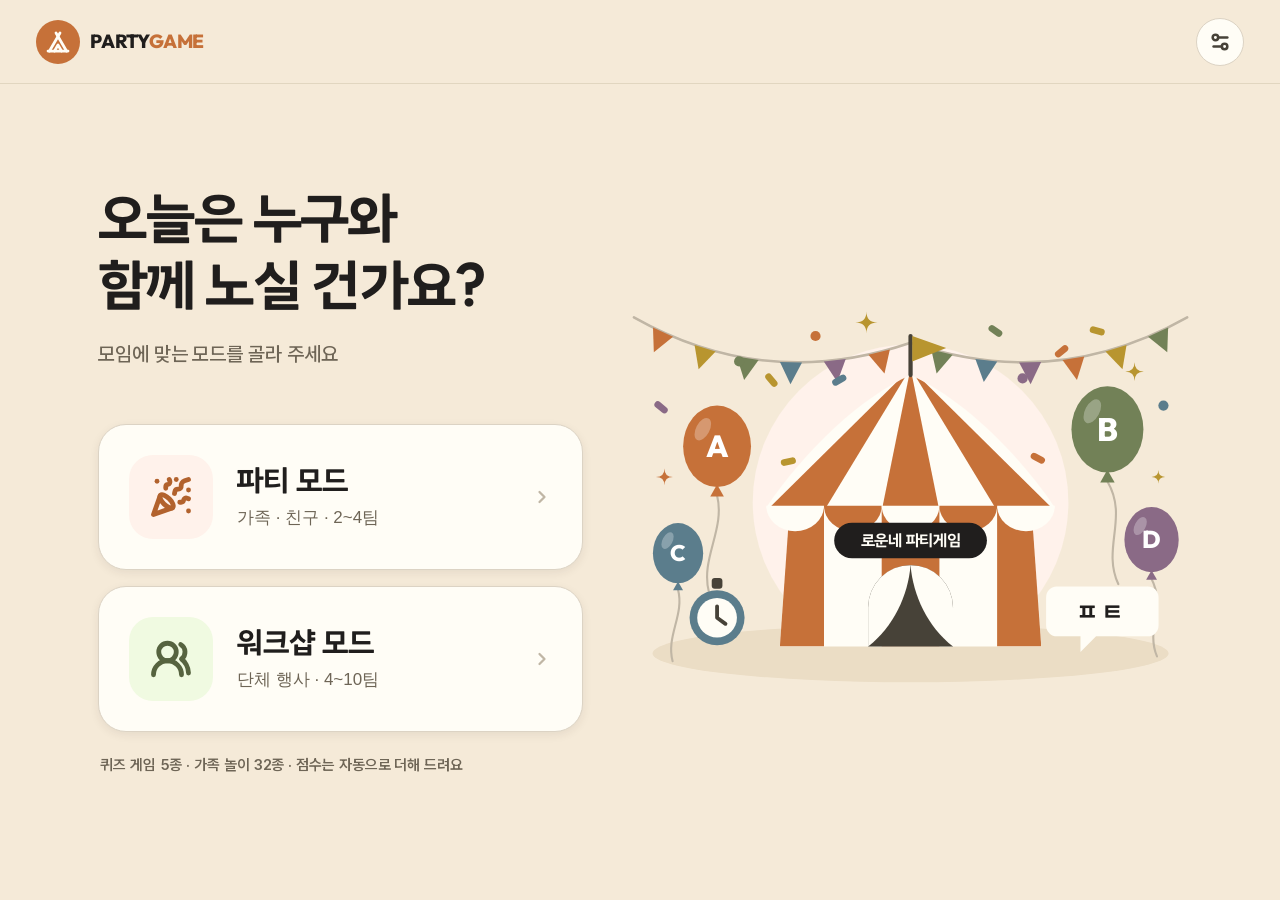
<file: index.html>
<!DOCTYPE html>
<html lang="ko">
<head>
    <meta charset="UTF-8">
    <meta name="viewport" content="width=device-width, initial-scale=1.0, viewport-fit=cover">
    <meta name="theme-color" content="#f5ead8">
    <meta name="apple-mobile-web-app-capable" content="yes">
    <meta name="apple-mobile-web-app-status-bar-style" content="black-translucent">
    <meta name="mobile-web-app-capable" content="yes">
    <meta name="description" content="로운네 파티게임 - 가족·친구·워크샵 모임에서 함께 하는 퀴즈 게임과 가족 놀이 모음">
    <link rel="manifest" href="manifest.webmanifest">
    <link rel="icon" type="image/png" sizes="192x192" href="icons/icon-192.png">
    <link rel="apple-touch-icon" href="icons/icon-180.png">

    <title>로운네 파티게임</title>

    <link rel="preload" href="fonts/LINESeedKR-Bd.woff2" as="font" type="font/woff2" crossorigin>
    <link rel="stylesheet" href="fonts/fonts.css">

    <script src="vendor/confetti.browser.js"></script>
    <script src="questions.js"></script>
    <script src="characters.js"></script>
    <script src="games-offline.js"></script>
    <script src="family-anim.js"></script>
    <script src="family-scenes.js"></script>

    <link rel="stylesheet" href="styles.css">
</head>
<body data-mode="party">

<!-- =========================================================
     SVG ICON DEFINITIONS — 통일된 라인 아이콘
     ========================================================= -->
<svg width="0" height="0" style="position:absolute" aria-hidden="true">
    <defs>
        <!-- Lucide (ISC) 단색 라인 아이콘 — stroke-width 2.75 / round / fill none -->
        <!-- tent — 로고 -->
        <symbol id="i-logo" viewBox="0 0 24 24" fill="none" stroke="currentColor" stroke-width="2.75" stroke-linecap="round" stroke-linejoin="round">
            <path d="M3.5 21 14 3"/><path d="M20.5 21 10 3"/><path d="M15.5 21 12 15l-3.5 6"/><path d="M2 21h20"/>
        </symbol>
        <!-- settings-2 — 설정 -->
        <symbol id="i-cog" viewBox="0 0 24 24" fill="none" stroke="currentColor" stroke-width="2.75" stroke-linecap="round" stroke-linejoin="round">
            <path d="M20 7h-9"/><path d="M14 17H5"/><circle cx="17" cy="17" r="3"/><circle cx="7" cy="7" r="3"/>
        </symbol>
        <!-- arrow-left — 뒤로 -->
        <symbol id="i-back" viewBox="0 0 24 24" fill="none" stroke="currentColor" stroke-width="2.75" stroke-linecap="round" stroke-linejoin="round">
            <path d="m12 19-7-7 7-7"/><path d="M19 12H5"/>
        </symbol>
        <!-- trophy — 점수 관리 -->
        <symbol id="i-trophy" viewBox="0 0 24 24" fill="none" stroke="currentColor" stroke-width="2.75" stroke-linecap="round" stroke-linejoin="round">
            <path d="M6 9H4.5a2.5 2.5 0 0 1 0-5H6"/><path d="M18 9h1.5a2.5 2.5 0 0 0 0-5H18"/><path d="M4 22h16"/>
            <path d="M10 14.66V17c0 .55-.47.98-.97 1.21C7.85 18.75 7 20.24 7 22"/>
            <path d="M14 14.66V17c0 .55.47.98.97 1.21C16.15 18.75 17 20.24 17 22"/><path d="M18 2H6v7a6 6 0 0 0 12 0V2Z"/>
        </symbol>
        <!-- users — 팀 설정 / 워크샵 모드 -->
        <symbol id="i-users" viewBox="0 0 24 24" fill="none" stroke="currentColor" stroke-width="2.75" stroke-linecap="round" stroke-linejoin="round">
            <path d="M18 21a8 8 0 0 0-16 0"/><circle cx="10" cy="8" r="5"/><path d="M22 20c0-3.37-2-6.5-4-8a5 5 0 0 0-.45-8.3"/>
        </symbol>
        <!-- house — 처음으로 -->
        <symbol id="i-home" viewBox="0 0 24 24" fill="none" stroke="currentColor" stroke-width="2.75" stroke-linecap="round" stroke-linejoin="round">
            <path d="M15 21v-8a1 1 0 0 0-1-1h-4a1 1 0 0 0-1 1v8"/>
            <path d="M3 10a2 2 0 0 1 .709-1.528l7-5.999a2 2 0 0 1 2.582 0l7 5.999A2 2 0 0 1 21 10v9a2 2 0 0 1-2 2H5a2 2 0 0 1-2-2z"/>
        </symbol>
        <!-- target — 배점 -->
        <symbol id="i-target" viewBox="0 0 24 24" fill="none" stroke="currentColor" stroke-width="2.75" stroke-linecap="round" stroke-linejoin="round">
            <circle cx="12" cy="12" r="10"/><circle cx="12" cy="12" r="6"/><circle cx="12" cy="12" r="2"/>
        </symbol>
        <!-- lightbulb — 힌트 -->
        <symbol id="i-bulb" viewBox="0 0 24 24" fill="none" stroke="currentColor" stroke-width="2.75" stroke-linecap="round" stroke-linejoin="round">
            <path d="M15 14c.2-1 .7-1.7 1.5-2.5 1-.9 1.5-2.2 1.5-3.5A6 6 0 0 0 6 8c0 1 .2 2.2 1.5 3.5.7.7 1.3 1.5 1.5 2.5"/>
            <path d="M9 18h6"/><path d="M10 22h4"/>
        </symbol>
        <!-- dices — 개별 다시 뽑기 -->
        <symbol id="i-dice" viewBox="0 0 24 24" fill="none" stroke="currentColor" stroke-width="2.75" stroke-linecap="round" stroke-linejoin="round">
            <rect x="3" y="3" width="18" height="18" rx="4"/>
            <circle cx="8" cy="8" r="1"/><circle cx="16" cy="8" r="1"/><circle cx="12" cy="12" r="1"/>
            <circle cx="8" cy="16" r="1"/><circle cx="16" cy="16" r="1"/>
        </symbol>
        <!-- refresh-cw — 전체 다시 뽑기 -->
        <symbol id="i-refresh" viewBox="0 0 24 24" fill="none" stroke="currentColor" stroke-width="2.75" stroke-linecap="round" stroke-linejoin="round">
            <path d="M21 2v6h-6"/><path d="M3 12a9 9 0 0 1 15-6.7L21 8"/><path d="M3 22v-6h6"/><path d="M21 12a9 9 0 0 1-15 6.7L3 16"/>
        </symbol>
        <!-- chevron 세트 -->
        <symbol id="i-chevron-right" viewBox="0 0 24 24" fill="none" stroke="currentColor" stroke-width="2.75" stroke-linecap="round" stroke-linejoin="round">
            <path d="m9 18 6-6-6-6"/>
        </symbol>
        <symbol id="i-chevron-down" viewBox="0 0 24 24" fill="none" stroke="currentColor" stroke-width="2.75" stroke-linecap="round" stroke-linejoin="round">
            <path d="m6 9 6 6 6-6"/>
        </symbol>
        <symbol id="i-chevron-up" viewBox="0 0 24 24" fill="none" stroke="currentColor" stroke-width="2.75" stroke-linecap="round" stroke-linejoin="round">
            <path d="m18 15-6-6-6 6"/>
        </symbol>
        <!-- check — 성공 -->
        <symbol id="i-check" viewBox="0 0 24 24" fill="none" stroke="currentColor" stroke-width="3" stroke-linecap="round" stroke-linejoin="round">
            <path d="M20 6 9 17l-5-5"/>
        </symbol>
        <!-- chevrons-right — 패스 -->
        <symbol id="i-pass" viewBox="0 0 24 24" fill="none" stroke="currentColor" stroke-width="2.75" stroke-linecap="round" stroke-linejoin="round">
            <path d="m9 18 6-6-6-6"/><path d="m15 18 6-6-6-6"/>
        </symbol>
        <!-- pause — 정지 -->
        <symbol id="i-pause" viewBox="0 0 24 24" fill="none" stroke="currentColor" stroke-width="2.75" stroke-linecap="round" stroke-linejoin="round">
            <rect width="4" height="16" x="6" y="4" rx="1"/><rect width="4" height="16" x="14" y="4" rx="1"/>
        </symbol>
        <!-- clock — 시간 초과 -->
        <symbol id="i-clock" viewBox="0 0 24 24" fill="none" stroke="currentColor" stroke-width="2.75" stroke-linecap="round" stroke-linejoin="round">
            <circle cx="12" cy="12" r="10"/><path d="M12 6v6l4 2"/>
        </symbol>
        <!-- crown — 최종 결과 -->
        <symbol id="i-crown" viewBox="0 0 24 24" fill="none" stroke="currentColor" stroke-width="2.75" stroke-linecap="round" stroke-linejoin="round">
            <path d="M11.562 3.266a.5.5 0 0 1 .876 0L15.39 8.87a1 1 0 0 0 1.516.294L21.183 5.5a.5.5 0 0 1 .798.519l-2.834 10.246a1 1 0 0 1-.956.734H5.81a1 1 0 0 1-.957-.734L2.02 6.02a.5.5 0 0 1 .798-.519l4.276 3.664a1 1 0 0 0 1.516-.294z"/><path d="M5 21h14"/>
        </symbol>
        <!-- 가족 놀이 종류 아이콘 (같은 선 굵기로 직접 그림) -->
        <symbol id="i-off-hand" viewBox="0 0 24 24" fill="none" stroke="currentColor" stroke-width="2.75" stroke-linecap="round" stroke-linejoin="round">
            <path d="M6 4h12l-1.5 14.2a2 2 0 0 1-2 1.8H9.5a2 2 0 0 1-2-1.8z"/><path d="M6.6 9.5h10.8"/>
        </symbol>
        <symbol id="i-off-tissue" viewBox="0 0 24 24" fill="none" stroke="currentColor" stroke-width="2.75" stroke-linecap="round" stroke-linejoin="round">
            <path d="M3.5 11.5h17v7.5a1.5 1.5 0 0 1-1.5 1.5H5A1.5 1.5 0 0 1 3.5 19z"/><path d="M9 15.5h6"/><path d="M8.2 11.5C7.8 7.6 9.6 4.6 12.3 2.5c.9 2.3 3.4 3.3 3.7 6c.1 1.1-.1 2.1-.5 3"/>
        </symbol>
        <symbol id="i-off-chat" viewBox="0 0 24 24" fill="none" stroke="currentColor" stroke-width="2.75" stroke-linecap="round" stroke-linejoin="round">
            <path d="M7.9 20A9 9 0 1 0 4 16.1L2 22Z"/><path d="M8 12h.01"/><path d="M12 12h.01"/><path d="M16 12h.01"/>
        </symbol>
        <!-- play — 재생 -->
        <symbol id="i-play" viewBox="0 0 24 24" fill="none" stroke="currentColor" stroke-width="2.75" stroke-linecap="round" stroke-linejoin="round">
            <path d="M6 4.5v15a1 1 0 0 0 1.5.86l12-7.5a1 1 0 0 0 0-1.72l-12-7.5A1 1 0 0 0 6 4.5z"/>
        </symbol>
        <!-- undo-2 — 되돌리기 -->
        <symbol id="i-undo" viewBox="0 0 24 24" fill="none" stroke="currentColor" stroke-width="2.75" stroke-linecap="round" stroke-linejoin="round">
            <path d="M9 14 4 9l5-5"/><path d="M4 9h10.5a5.5 5.5 0 0 1 5.5 5.5a5.5 5.5 0 0 1-5.5 5.5H11"/>
        </symbol>
        <!-- music — 배경음악 -->
        <symbol id="i-music" viewBox="0 0 24 24" fill="none" stroke="currentColor" stroke-width="2.75" stroke-linecap="round" stroke-linejoin="round">
            <path d="M9 18V5l12-2v13"/><circle cx="6" cy="18" r="3"/><circle cx="18" cy="16" r="3"/>
        </symbol>
        <!-- volume-2 — 효과음 -->
        <symbol id="i-volume" viewBox="0 0 24 24" fill="none" stroke="currentColor" stroke-width="2.75" stroke-linecap="round" stroke-linejoin="round">
            <path d="M11 4.702a.705.705 0 0 0-1.203-.498L6.413 7.587A1.4 1.4 0 0 1 5.416 8H3a1 1 0 0 0-1 1v6a1 1 0 0 0 1 1h2.416a1.4 1.4 0 0 1 .997.413l3.383 3.384A.705.705 0 0 0 11 19.298z"/><path d="M16 9a5 5 0 0 1 0 6"/><path d="M19.364 18.364a9 9 0 0 0 0-12.728"/>
        </symbol>
        <!-- tv — TV 출력 모드 -->
        <symbol id="i-tv" viewBox="0 0 24 24" fill="none" stroke="currentColor" stroke-width="2.75" stroke-linecap="round" stroke-linejoin="round">
            <rect width="20" height="15" x="2" y="7" rx="2" ry="2"/><polyline points="17 2 12 7 7 2"/>
        </symbol>

        <!-- =========== 모드 / 게임 아이콘 =========== -->
        <!-- party-popper — 파티 모드 -->
        <symbol id="i-mode-party" viewBox="0 0 24 24" fill="none" stroke="currentColor" stroke-width="2.75" stroke-linecap="round" stroke-linejoin="round">
            <path d="M5.8 11.3 2 22l10.7-3.79"/><path d="M4 3h.01"/><path d="M22 8h.01"/><path d="M15 2h.01"/><path d="M22 20h.01"/>
            <path d="m22 2-2.24.75a2.9 2.9 0 0 0-1.96 3.12c.1.86-.57 1.63-1.45 1.63h-.38c-.86 0-1.6.6-1.76 1.44L14 10"/>
            <path d="m22 13-.82-.33c-.86-.34-1.82.2-1.98 1.11-.11.7-.72 1.22-1.43 1.22H17"/>
            <path d="m11 2 .33.82c.34.86-.2 1.82-1.11 1.98C9.52 4.9 9 5.52 9 6.23V7"/>
            <path d="M11 13c1.93 1.93 2.83 4.17 2 5-.83.83-3.07-.07-5-2-1.93-1.93-2.83-4.17-2-5 .83-.83 3.07.07 5 2Z"/>
        </symbol>
        <!-- users — 워크샵 모드 -->
        <symbol id="i-mode-workshop" viewBox="0 0 24 24" fill="none" stroke="currentColor" stroke-width="2.75" stroke-linecap="round" stroke-linejoin="round">
            <path d="M18 21a8 8 0 0 0-16 0"/><circle cx="10" cy="8" r="5"/><path d="M22 20c0-3.37-2-6.5-4-8a5 5 0 0 0-.45-8.3"/>
        </symbol>
        <!-- zap — 스피드 게임 -->
        <symbol id="i-game-speed" viewBox="0 0 24 24" fill="none" stroke="currentColor" stroke-width="2.75" stroke-linecap="round" stroke-linejoin="round">
            <path d="M4 14a1 1 0 0 1-.78-1.63l9.9-10.2a.5.5 0 0 1 .86.46l-1.92 6.02A1 1 0 0 0 13 10h7a1 1 0 0 1 .78 1.63l-9.9 10.2a.5.5 0 0 1-.86-.46l1.92-6.02A1 1 0 0 0 11 14z"/>
        </symbol>
        <!-- person-standing — 몸으로 말해요 -->
        <symbol id="i-game-body" viewBox="0 0 24 24" fill="none" stroke="currentColor" stroke-width="2.75" stroke-linecap="round" stroke-linejoin="round">
            <circle cx="12" cy="5" r="1"/><path d="m9 20 3-6 3 6"/><path d="m6 8 6 2 6-2"/><path d="M12 10v4"/>
        </symbol>
        <!-- languages — 초성 퀴즈 -->
        <symbol id="i-game-chosung" viewBox="0 0 24 24" fill="none" stroke="currentColor" stroke-width="2.75" stroke-linecap="round" stroke-linejoin="round">
            <path d="m5 8 6 6"/><path d="m4 14 6-6 2-3"/><path d="M2 5h12"/><path d="M7 2h1"/><path d="m22 22-5-10-5 10"/><path d="M14 18h6"/>
        </symbol>
        <!-- messages-square — 이어서 말해요 -->
        <symbol id="i-game-relay" viewBox="0 0 24 24" fill="none" stroke="currentColor" stroke-width="2.75" stroke-linecap="round" stroke-linejoin="round">
            <path d="M14 9a2 2 0 0 1-2 2H6l-4 4V4a2 2 0 0 1 2-2h8a2 2 0 0 1 2 2z"/>
            <path d="M18 9h2a2 2 0 0 1 2 2v11l-4-4h-6a2 2 0 0 1-2-2v-1"/>
        </symbol>
        <!-- layout-grid — 네 글자 퀴즈 -->
        <symbol id="i-game-fourletter" viewBox="0 0 24 24" fill="none" stroke="currentColor" stroke-width="2.75" stroke-linecap="round" stroke-linejoin="round">
            <rect width="7" height="7" x="3" y="3" rx="2"/><rect width="7" height="7" x="14" y="3" rx="2"/>
            <rect width="7" height="7" x="14" y="14" rx="2"/><rect width="7" height="7" x="3" y="14" rx="2"/>
        </symbol>
        <!-- dices — 이어서 말해요 추첨 휠 -->
        <symbol id="i-pick-big" viewBox="0 0 24 24" fill="none" stroke="currentColor" stroke-width="2.4" stroke-linecap="round" stroke-linejoin="round">
            <rect x="3" y="3" width="18" height="18" rx="4"/>
            <circle cx="8" cy="8" r="1"/><circle cx="16" cy="8" r="1"/><circle cx="12" cy="12" r="1"/>
            <circle cx="8" cy="16" r="1"/><circle cx="16" cy="16" r="1"/>
        </symbol>
    </defs>
</svg>

<!-- =========================================================
     APP ROOT
     ========================================================= -->
<div class="app-root">

    <!-- HEADER -->
    <header class="header">
        <button type="button" class="brand" onclick="goHome()" aria-label="게임 목록으로">
            <span class="brand-mark"><svg><use href="#i-logo"/></svg></span>
            <span class="brand-text">PARTY<span>GAME</span></span>
        </button>

        <div id="header-scoreboard" class="scoreboard"></div>

        <button class="icon-btn" id="settings-trigger" onclick="toggleMenu(event)" aria-label="설정">
            <svg><use href="#i-cog"/></svg>
        </button>
        <div class="menu-pop" id="settings-menu" role="menu">
            <button type="button" role="menuitem" class="menu-item menu-item--final" onclick="openFinalResults()"><svg><use href="#i-crown"/></svg>최종 결과 발표</button>
            <div class="menu-divider"></div>
            <button type="button" role="menuitem" class="menu-item" onclick="openScoreBoard()"><svg><use href="#i-trophy"/></svg>점수 관리</button>
            <button type="button" role="menuitem" class="menu-item" onclick="openGameScoreSettings()"><svg><use href="#i-target"/></svg>배점 설정</button>
            <button type="button" role="menuitem" class="menu-item" onclick="openTeamSettings()"><svg><use href="#i-users"/></svg>팀 설정</button>
            <div class="menu-divider"></div>
            <button type="button" role="menuitem" class="menu-item" onclick="toggleTvMode()"><svg><use href="#i-tv"/></svg>TV 출력 모드<span class="menu-state" id="tv-mode-state">꺼짐</span></button>
            <button type="button" role="menuitem" class="menu-item" onclick="toggleSoundPref('bgm')"><svg><use href="#i-music"/></svg>배경음악<span class="menu-state on" id="bgm-state">켜짐</span></button>
            <button type="button" role="menuitem" class="menu-item" onclick="toggleSoundPref('sfx')"><svg><use href="#i-volume"/></svg>효과음<span class="menu-state on" id="sfx-state">켜짐</span></button>
            <div class="menu-divider"></div>
            <button type="button" role="menuitem" class="menu-item danger" onclick="openResetModal()"><svg><use href="#i-refresh"/></svg>새 게임 (점수 초기화)</button>
        </div>
    </header>

    <!-- ==================== SCREEN: MODE ==================== -->
    <section id="screen-mode" class="screen active">
        <div class="mode-wrap">
            <div class="mode-hero">
                <!-- HERO-ART:START (tools/hero-art.js로 생성) -->
                <svg class="hero-art" viewBox="0 0 640 480" role="img" aria-label="줄무늬 파티 텐트와 팀 풍선, 색종이가 날리는 그림">
                <defs><clipPath id="hero-roof"><path d="M320 112 C262 138 196 200 150 268 L490 268 C444 200 378 138 320 112 Z"/></clipPath><clipPath id="hero-wall"><path d="M178 262 H462 L474 432 H166 Z"/></clipPath></defs>
                <circle class="ill-tint" cx="320" cy="262" r="186"/>
                <ellipse cx="320" cy="440" rx="304" ry="34" fill="#ebddc5"/>
                <path d="M-6,44 Q150,132 320,74" fill="none" stroke="#c0b6a5" stroke-width="3" stroke-linecap="round"/>
                <path d="M-13 0 H13 L0 26 Z" fill="#c67139" transform="translate(28.3 61.5) rotate(24.6)"/>
                <path d="M-13 0 H13 L0 26 Z" fill="#b8952f" transform="translate(77.9 80.4) rotate(17.1)"/>
                <path d="M-13 0 H13 L0 26 Z" fill="#728157" transform="translate(128.1 92.3) rotate(9.3)"/>
                <path d="M-13 0 H13 L0 26 Z" fill="#5b7d8c" transform="translate(179.1 97) rotate(1.3)"/>
                <path d="M-13 0 H13 L0 26 Z" fill="#8a6a86" transform="translate(230.7 94.5) rotate(-6.6)"/>
                <path d="M-13 0 H13 L0 26 Z" fill="#c67139" transform="translate(283 84.9) rotate(-14)"/>
                <path d="M320,74 Q490,132 646,44" fill="none" stroke="#c0b6a5" stroke-width="3" stroke-linecap="round"/>
                <path d="M-13 0 H13 L0 26 Z" fill="#728157" transform="translate(357 84.9) rotate(14)"/>
                <path d="M-13 0 H13 L0 26 Z" fill="#5b7d8c" transform="translate(409.3 94.5) rotate(6.6)"/>
                <path d="M-13 0 H13 L0 26 Z" fill="#8a6a86" transform="translate(460.9 97) rotate(-1.3)"/>
                <path d="M-13 0 H13 L0 26 Z" fill="#c67139" transform="translate(511.9 92.3) rotate(-9.3)"/>
                <path d="M-13 0 H13 L0 26 Z" fill="#b8952f" transform="translate(562.1 80.4) rotate(-17.1)"/>
                <path d="M-13 0 H13 L0 26 Z" fill="#728157" transform="translate(611.7 61.5) rotate(-24.6)"/>
                <g>
                <path d="M178 262 H462 L474 432 H166 Z" fill="#fffdf6"/>
                <g clip-path="url(#hero-wall)">
                <rect class="ill-accent" x="150" y="262" width="68" height="176"/>
                <rect class="ill-accent" x="286" y="262" width="68" height="176"/>
                <rect class="ill-accent" x="422" y="262" width="68" height="176"/>
                </g>
                <path d="M270 432 V386 a50 50 0 0 1 100 0 V432 Z" fill="#474238"/>
                <path d="M270 432 V386 a50 50 0 0 1 50 -50 C317 372 300 408 270 432 Z" fill="#fffdf6"/>
                <path d="M370 432 V386 a50 50 0 0 0 -50 -50 C323 372 340 408 370 432 Z" fill="#fffdf6"/>
                <path d="M320 112 C262 138 196 200 150 268 L490 268 C444 200 378 138 320 112 Z" fill="#fffdf6"/>
                <g clip-path="url(#hero-roof)">
                <path class="ill-accent" d="M320 104 L150 272 H218 Z"/>
                <path class="ill-accent" d="M320 104 L286 272 H354 Z"/>
                <path class="ill-accent" d="M320 104 L422 272 H490 Z"/>
                </g>
                <path fill="#fffdf6" d="M150 266 a34 30 0 0 0 68 0 Z"/>
                <path class="ill-accent" d="M218 266 a34 30 0 0 0 68 0 Z"/>
                <path fill="#fffdf6" d="M286 266 a34 30 0 0 0 68 0 Z"/>
                <path class="ill-accent" d="M354 266 a34 30 0 0 0 68 0 Z"/>
                <path fill="#fffdf6" d="M422 266 a34 30 0 0 0 68 0 Z"/>
                <rect x="230" y="286" width="180" height="42" rx="21" fill="#201e1d"/>
                <text x="320" y="314" text-anchor="middle" font-family="'LINE Seed KR','Pretendard',sans-serif" font-weight="700" font-size="19" letter-spacing="-0.3" fill="#fffdf6">로운네 파티게임</text>
                <path d="M320 112 V66" stroke="#474238" stroke-width="5" stroke-linecap="round"/>
                <path d="M322 66 L362 80 L322 96 Z" fill="#b8952f"/>
                </g>
                <g class="hero-balloon b1">
                <path d="M92 254 C102 294 72 328 82.4 368" fill="none" stroke="#c0b6a5" stroke-width="2.5" stroke-linecap="round"/>
                <path d="M84 255 L92 241 L100 255 Z" fill="#c67139"/>
                <ellipse cx="92" cy="196" rx="40" ry="48" fill="#c67139"/>
                <ellipse cx="75.2" cy="175.8" rx="8" ry="14.4" fill="#fff" opacity=".28" transform="rotate(28 75.2 175.8)"/>
                <text x="92" y="209" text-anchor="middle" font-family="'Outfit',sans-serif" font-weight="800" font-size="36" fill="#fff">A</text>
                </g>
                <g class="hero-balloon b2">
                <path d="M552 237.5 C577 279.9 545.2 315.9 564.8 358.3" fill="none" stroke="#c0b6a5" stroke-width="2.5" stroke-linecap="round"/>
                <path d="M543.5 238.5 L552 223.7 L560.5 238.5 Z" fill="#728157"/>
                <ellipse cx="552" cy="176" rx="42.4" ry="50.9" fill="#728157"/>
                <ellipse cx="534.2" cy="154.6" rx="8.5" ry="15.3" fill="#fff" opacity=".28" transform="rotate(28 534.2 154.6)"/>
                <text x="552" y="189.8" text-anchor="middle" font-family="'Outfit',sans-serif" font-weight="800" font-size="38.2" fill="#fff">B</text>
                </g>
                <g class="hero-balloon b3">
                <path d="M46 364.9 C53.8 394.5 31.6 419.7 39.6 449.3" fill="none" stroke="#c0b6a5" stroke-width="2.5" stroke-linecap="round"/>
                <path d="M40.1 365.7 L46 355.3 L51.9 365.7 Z" fill="#5b7d8c"/>
                <ellipse cx="46" cy="322" rx="29.6" ry="35.5" fill="#5b7d8c"/>
                <ellipse cx="33.6" cy="307.1" rx="5.9" ry="10.7" fill="#fff" opacity=".28" transform="rotate(28 33.6 307.1)"/>
                <text x="46" y="331.6" text-anchor="middle" font-family="'Outfit',sans-serif" font-weight="800" font-size="26.6" fill="#fff">C</text>
                </g>
                <g class="hero-balloon b4">
                <path d="M604 352.4 C620.8 384.4 596.8 411.6 610.4 443.6" fill="none" stroke="#c0b6a5" stroke-width="2.5" stroke-linecap="round"/>
                <path d="M597.6 353.2 L604 342 L610.4 353.2 Z" fill="#8a6a86"/>
                <ellipse cx="604" cy="306" rx="32" ry="38.4" fill="#8a6a86"/>
                <ellipse cx="590.6" cy="289.9" rx="6.4" ry="11.5" fill="#fff" opacity=".28" transform="rotate(28 590.6 289.9)"/>
                <text x="604" y="316.4" text-anchor="middle" font-family="'Outfit',sans-serif" font-weight="800" font-size="28.8" fill="#fff">D</text>
                </g>
                <circle cx="208" cy="66" r="6" fill="#c67139"/>
                <rect x="227" y="114" width="18" height="8" rx="4" fill="#5b7d8c" transform="rotate(-30 236 118)"/>
                <rect x="411" y="56" width="18" height="8" rx="4" fill="#728157" transform="rotate(35 420 60)"/>
                <circle cx="452" cy="116" r="6" fill="#8a6a86"/>
                <rect x="147" y="114" width="18" height="8" rx="4" fill="#b8952f" transform="rotate(50 156 118)"/>
                <rect x="489" y="80" width="18" height="8" rx="4" fill="#c67139" transform="rotate(-40 498 84)"/>
                <circle cx="118" cy="96" r="6" fill="#728157"/>
                <rect x="531" y="56" width="18" height="8" rx="4" fill="#b8952f" transform="rotate(15 540 60)"/>
                <rect x="17" y="146" width="18" height="8" rx="4" fill="#8a6a86" transform="rotate(40 26 150)"/>
                <circle cx="618" cy="148" r="6" fill="#5b7d8c"/>
                <rect x="167" y="210" width="18" height="8" rx="4" fill="#b8952f" transform="rotate(-12 176 214)"/>
                <rect x="461" y="206" width="18" height="8" rx="4" fill="#c67139" transform="rotate(28 470 210)"/>
                <path class="hero-spark s1" d="M268 37 Q268 50 281 50 Q268 50 268 63 Q268 50 255 50 Q268 50 268 37 Z" fill="#b8952f"/>
                <path class="hero-spark s3" d="M584 97 Q584 108 595 108 Q584 108 584 119 Q584 108 573 108 Q584 108 584 97 Z" fill="#b8952f"/>
                <path class="hero-spark s2" d="M30 222 Q30 232 40 232 Q30 232 30 242 Q30 232 20 232 Q30 232 30 222 Z" fill="#c67139"/>
                <path class="hero-spark s1" d="M612 224 Q612 232 620 232 Q612 232 612 240 Q612 232 604 232 Q612 232 612 224 Z" fill="#b8952f"/>
                <g transform="translate(92 398) scale(.9)"><rect x="-7" y="-52" width="14" height="14" rx="4" fill="#474238"/><circle r="36" fill="#5b7d8c"/><circle r="26" fill="#fffdf6"/><path d="M0 -15 V0 L11 8" fill="none" stroke="#474238" stroke-width="5" stroke-linecap="round" stroke-linejoin="round"/></g>
                <g transform="translate(546 396) scale(.92)"><path d="M-58 -38 h116 a14 14 0 0 1 14 14 v36 a14 14 0 0 1 -14 14 h-66 l-20 20 v-20 h-30 a14 14 0 0 1 -14 -14 v-36 a14 14 0 0 1 14 -14 Z" fill="#fffdf6"/><text x="0" y="5" text-anchor="middle" font-family="'LINE Seed KR','Pretendard',sans-serif" font-weight="700" font-size="30" letter-spacing="5" fill="#201e1d">ㅍㅌ</text></g>
                </svg>
                <!-- HERO-ART:END -->
            </div>
            <div class="mode-copy">
                <h1 class="display-1">오늘은 누구와<br>함께 노실 건가요?</h1>
                <p class="display-sub">모임에 맞는 모드를 골라 주세요</p>

                <div class="mode-cards">
                    <button class="mode-card mode-card--party" onclick="setMode('party')">
                        <div class="mode-card-art"><svg><use href="#i-mode-party"/></svg></div>
                        <div class="mode-card-body">
                            <span class="mode-card-title">파티 모드</span>
                            <span class="mode-card-sub">가족 · 친구 · 2~4팀</span>
                        </div>
                        <svg class="mode-card-chev"><use href="#i-chevron-right"/></svg>
                    </button>
                    <button class="mode-card mode-card--workshop" onclick="setMode('workshop')">
                        <div class="mode-card-art"><svg><use href="#i-mode-workshop"/></svg></div>
                        <div class="mode-card-body">
                            <span class="mode-card-title">워크샵 모드</span>
                            <span class="mode-card-sub">단체 행사 · 4~10팀</span>
                        </div>
                        <svg class="mode-card-chev"><use href="#i-chevron-right"/></svg>
                    </button>
                </div>
                <p class="mode-foot" id="mode-foot"></p>
            </div>
        </div>
    </section>

    <!-- ==================== SCREEN: SETUP ==================== -->
    <section id="screen-setup" class="screen">
        <div class="screen-pad setup-wrap">
            <button class="btn-ghost" onclick="showScreen('screen-mode')" style="margin-bottom:20px"><svg width="16" height="16" style="margin-right:4px"><use href="#i-back"/></svg>모드 선택</button>

            <div class="panel">
                <div class="section-title" style="margin-bottom: 24px;">
                    <h2>팀을 만들어 주세요</h2>
                </div>

                <div class="form-row">
                    <label class="form-label" for="team-count-select">참가 팀 수</label>
                    <select id="team-count-select" class="form-select" onchange="renderTeamInputs()"></select>
                </div>

                <div class="form-row">
                    <div class="form-label">
                        <span>팀 이름 — 자유롭게 수정</span>
                        <button class="label-action" onclick="rerollAllTeams()"><svg><use href="#i-refresh"/></svg>전체 다시 뽑기</button>
                    </div>
                    <div id="team-inputs-container" class="team-rows"></div>
                </div>

                <button class="btn btn-3d btn-primary btn-big w-full" onclick="completeSetup()" style="margin-top:6px">설정 완료</button>
            </div>
        </div>
    </section>

    <!-- ==================== SCREEN: GAME MENU ==================== -->
    <section id="screen-menu" class="screen">
        <div class="screen-pad">
            <button class="btn-ghost" onclick="showScreen('screen-setup')" style="margin-bottom:20px"><svg width="16" height="16" style="margin-right:4px"><use href="#i-back"/></svg>팀 설정</button>

            <div class="section-title">
                <h2>어떤 게임으로 시작할까요?</h2>
            </div>

            <div class="games-grid">
                <button class="game-card game-card--speed" onclick="prepareGame('speed')">
                    <div class="game-card-info">
                        <span class="game-card-tag">시간제 · 최대 30문제</span>
                        <span class="game-card-title">스피드 게임</span>
                        <span class="game-card-sub">제시어를 말하지 않고 설명하기</span>
                    </div>
                    <div class="game-card-art"><svg><use href="#i-game-speed"/></svg></div>
                    <svg class="game-card-chev"><use href="#i-chevron-right"/></svg>
                </button>
                <button class="game-card game-card--body" onclick="prepareGame('body')">
                    <div class="game-card-info">
                        <span class="game-card-tag">시간제 · 최대 25문제</span>
                        <span class="game-card-title">몸으로 말해요</span>
                        <span class="game-card-sub">말하지 않고 액션으로!</span>
                    </div>
                    <div class="game-card-art"><svg><use href="#i-game-body"/></svg></div>
                    <svg class="game-card-chev"><use href="#i-chevron-right"/></svg>
                </button>
                <button class="game-card game-card--chosung" onclick="prepareGame('chosung')">
                    <div class="game-card-info">
                        <span class="game-card-tag">시간제 · 최대 12문제</span>
                        <span class="game-card-title">초성 퀴즈</span>
                        <span class="game-card-sub">어려운 주제는 자동 힌트</span>
                    </div>
                    <div class="game-card-art"><svg><use href="#i-game-chosung"/></svg></div>
                    <svg class="game-card-chev"><use href="#i-chevron-right"/></svg>
                </button>
                <button class="game-card game-card--relay" onclick="prepareGame('relay')">
                    <div class="game-card-info">
                        <span class="game-card-tag">릴레이 · 재추첨 1회</span>
                        <span class="game-card-title">이어서 말해요</span>
                        <span class="game-card-sub">주제 추첨 릴레이</span>
                    </div>
                    <div class="game-card-art"><svg><use href="#i-game-relay"/></svg></div>
                    <svg class="game-card-chev"><use href="#i-chevron-right"/></svg>
                </button>
                <button class="game-card game-card--fourletter" onclick="prepareGame('fourLetter')">
                    <div class="game-card-info">
                        <span class="game-card-tag">목표 4~20문제</span>
                        <span class="game-card-title">네 글자 퀴즈</span>
                        <span class="game-card-sub">목표 개수 연속 성공하기</span>
                    </div>
                    <div class="game-card-art"><svg><use href="#i-game-fourletter"/></svg></div>
                    <svg class="game-card-chev"><use href="#i-chevron-right"/></svg>
                </button>
            </div>

            <button class="offline-banner" onclick="openOfflineList()">
                <svg class="offline-banner-art" viewBox="0 0 132 92" aria-hidden="true">
                    <ellipse cx="62" cy="84" rx="58" ry="7" fill="#ebddc5"/>
                    <path d="M18 54h26l-3.4 28H21.4z" fill="#c67139"/><path d="M46 54h26l-3.4 28H49.4z" fill="#b8952f"/><path d="M32 24h26l-3.4 28H35.4z" fill="#5b7d8c"/>
                    <path d="M19.2 62h23.6M47.2 62h23.6M33.2 32h23.6" stroke="#fffdf6" stroke-width="3" stroke-linecap="round" opacity=".7"/>
                    <path d="M104 51c5 10-4 18 1 31" fill="none" stroke="#c0b6a5" stroke-width="2.4" stroke-linecap="round"/>
                    <path d="M99 52l5-7 5 7z" fill="#728157"/><ellipse cx="104" cy="27" rx="19" ry="23" fill="#728157"/>
                    <ellipse cx="96.5" cy="17.5" rx="4" ry="7" fill="#fff" opacity=".28" transform="rotate(28 96.5 17.5)"/>
                    <path d="M76 6Q76 14 84 14Q76 14 76 22Q76 14 68 14Q76 14 76 6Z" fill="#b8952f"/>
                </svg>
                <span class="offline-banner-body">
                    <span class="offline-banner-title">가족 놀이 모음</span>
                    <span class="offline-banner-sub">휴지 멀리 던지기, 이마 휴지 일어나기, 엉덩이로 이름 쓰기처럼 요즘 가족 모임에서 하는 챌린지예요. 규칙을 보고 놀이한 뒤 점수만 입력하세요.</span>
                </span>
                <span class="offline-banner-count"><b id="offline-count">0</b>가지</span>
                <svg class="game-card-chev"><use href="#i-chevron-right"/></svg>
            </button>
        </div>
    </section>

    <!-- ==================== SCREEN: 가족 놀이 목록 ==================== -->
    <section id="screen-offline" class="screen">
        <div class="screen-pad">
            <button class="btn-ghost" onclick="showScreen('screen-menu')" style="margin-bottom:20px"><svg width="16" height="16" style="margin-right:4px"><use href="#i-back"/></svg>게임 목록</button>
            <div class="section-title">
                <h2>가족 놀이 모음</h2>
                <p class="section-sub">휴지·컵·풍선만 있으면 되는 가족 챌린지예요. 규칙을 보고 놀이한 뒤 점수만 입력하세요.</p>
            </div>
            <div class="filter-row" id="offline-filter" role="group" aria-label="놀이 종류"></div>
            <div class="offline-grid" id="offline-grid"></div>
        </div>
    </section>

    <!-- ==================== SCREEN: 가족 놀이 규칙 ==================== -->
    <section id="screen-offline-detail" class="screen">
        <div class="screen-pad offline-detail-wrap">
            <button class="btn-ghost" onclick="showScreen('screen-offline')" style="margin-bottom:20px"><svg width="16" height="16" style="margin-right:4px"><use href="#i-back"/></svg>놀이 목록</button>
            <div class="panel offline-detail" id="offline-detail"></div>
            <div class="sticky-cta">
                <button class="btn btn-3d btn-primary btn-big w-full" onclick="openOfflineScore()">놀이가 끝났어요 · 점수 입력</button>
            </div>
        </div>
    </section>

    <!-- ==================== SCREEN: PREGAME ==================== -->
    <section id="screen-pregame" class="screen">
        <div class="screen-pad pregame-wrap">
            <button class="btn-ghost" onclick="showScreen('screen-menu')" style="margin-bottom:20px"><svg width="16" height="16" style="margin-right:4px"><use href="#i-back"/></svg>게임 목록</button>

            <div class="panel">
                <div class="section-title">
                    <h2 id="pregame-title">게임 설정</h2>
                </div>
                <div class="howto" id="pregame-howto">
                    <svg><use href="#i-bulb"/></svg>
                    <p id="pregame-howto-text"></p>
                </div>

                <div class="form-row">
                    <label class="form-label">도전 팀</label>
                    <div id="team-selector-container" class="selector-row"></div>
                </div>

                <div class="form-row" id="category-section">
                    <label class="form-label">주제</label>
                    <div id="category-selector-container" class="selector-row"></div>
                </div>

                <div class="form-row hidden" id="difficulty-section">
                    <label class="form-label">주제 난이도</label>
                    <div class="selector-row" id="difficulty-selector" style="grid-template-columns:repeat(3,1fr);">
                        <button class="chip" data-d="1" onclick="setDifficulty(1)">순한맛 · 쉬운 주제만</button>
                        <button class="chip" data-d="2" onclick="setDifficulty(2)">보통 · 추천</button>
                        <button class="chip" data-d="3" onclick="setDifficulty(3)">매운맛 · 전부</button>
                    </div>
                </div>

                <div class="form-row" id="timer-section">
                    <label class="form-label">제한 시간</label>
                    <div class="segmented" id="timer-segment" role="group" aria-label="제한 시간">
                        <button type="button" data-timer="60" aria-pressed="false" onclick="setTimerChoice(60)">60초</button>
                        <button type="button" data-timer="90" aria-pressed="true" onclick="setTimerChoice(90)">90초</button>
                        <button type="button" data-timer="120" aria-pressed="false" onclick="setTimerChoice(120)">120초</button>
                    </div>
                </div>

                <div class="form-row hidden" id="fourletter-count-section">
                    <label class="form-label" for="fourletter-count-select">목표 문제 수 (연속 성공)</label>
                    <select id="fourletter-count-select" class="form-select">
                        <option value="4">4문제</option>
                        <option value="5">5문제</option>
                        <option value="6">6문제</option>
                        <option value="8" selected>8문제</option>
                        <option value="10">10문제</option>
                        <option value="12">12문제</option>
                        <option value="16">16문제</option>
                        <option value="20">20문제</option>
                    </select>
                </div>

                <div class="start-block">
                    <div class="start-label">이번 차례</div>
                    <div id="ready-team-name" class="start-team">팀 이름</div>
                    <button class="btn btn-3d btn-primary btn-xl w-full" onclick="startGame()" style="max-width:480px;margin:0 auto;display:flex">게임 시작</button>
                </div>
            </div>
        </div>
    </section>

    <!-- ==================== SCREEN: GAME — 무대 (좌: 본문 / 우: 시간 기둥) ==================== -->
    <section id="screen-game" class="screen">
        <div class="stage" id="stage">

            <div class="stage-main">
                <!-- 상단 행: 팀 배지 · 게임명 · 주제 · 현재 점수/순위 -->
                <div class="stage-top">
                    <span class="stage-team" id="ingame-team-badge">A팀</span>
                    <span class="stage-meta"><span id="ingame-game-text">게임</span><span class="stage-meta-dot">·</span><span id="ingame-category">주제</span></span>
                    <span class="stage-score">
                        <span class="stage-score-num" id="stage-score">0</span>
                        <span class="stage-score-sub" id="stage-rank">점 · 1위</span>
                    </span>
                </div>

                <div class="game-stage">
                    <div class="quiz-card" id="quiz-card">
                        <div id="combo-badge" class="combo-badge hidden"><svg><use href="#i-check"/></svg><span id="combo-text">2연속 성공</span></div>
                        <div id="quiz-content" class="quiz-text">제시어</div>
                        <div id="quiz-sub" class="quiz-answer hidden">정답</div>

                        <div id="placeholder-stage" class="placeholder-stage hidden">
                            <div class="relay-wheel" id="relay-wheel" onclick="pickRelayTopic()">
                                <svg><use href="#i-pick-big"/></svg>
                            </div>
                            <div>
                                <div class="placeholder-title">어떤 주제일까요?</div>
                                <div class="placeholder-hint">아래 버튼 또는 휠을 눌러 주제를 추첨하세요</div>
                            </div>
                        </div>

                        <div id="slot-stage" class="slot-display hidden">
                            <div class="slot-label">SPINNING…</div>
                            <div class="slot-text" id="slot-text">&nbsp;</div>
                        </div>

                        <div id="hint-area" class="hint-zone hidden">
                            <div class="hint-meta">
                                <span class="hint-cat-badge" id="current-quiz-category">주제</span>
                                <button id="btn-hint" class="hint-btn" onclick="showHint()">
                                    <svg><use href="#i-bulb"/></svg>
                                    <span>힌트 (3/3)</span>
                                </button>
                            </div>
                            <div id="hint-text" class="hint-text hidden"></div>
                        </div>
                    </div>
                </div>

                <!-- 진행 눈금: 성공(세이지) / 패스(회색) / 현재(테라코타) / 미출제 -->
                <div class="stage-ticks" id="stage-ticks" aria-hidden="true"></div>

                <div class="game-controls">
                    <div class="control-bar">
                        <div id="controls-basic" class="control-row hidden">
                            <button class="btn btn-3d btn-stone btn-pass" onclick="passQuiz()"><svg><use href="#i-pass"/></svg>패스</button>
                            <button class="btn btn-3d btn-emerald btn-ok" onclick="correctQuiz()"><svg><use href="#i-check"/></svg>성공</button>
                        </div>
                        <div id="controls-chosung" class="control-row hidden">
                            <button class="btn btn-3d btn-stone btn-pass" onclick="handleChosungPass()"><svg><use href="#i-pass"/></svg>패스</button>
                            <button class="btn btn-3d btn-emerald btn-ok" onclick="handleChosungCorrect()"><svg><use href="#i-check"/></svg>정답</button>
                        </div>
                        <div id="controls-relay" class="control-row hidden">
                            <button id="btn-relay-pick" class="btn btn-3d btn-orange btn-ok" onclick="pickRelayTopic()"><svg><use href="#i-pick-big"/></svg>주제 추첨하기</button>
                            <div id="relay-actions" class="control-row hidden">
                                <button id="btn-relay-redraw" class="btn btn-3d btn-stone btn-compact" onclick="redrawRelayTopic()"><svg><use href="#i-refresh"/></svg>다시 추첨</button>
                                <button class="btn btn-3d btn-coral btn-fail" onclick="handleRelayResult(false)">실패</button>
                                <button class="btn btn-3d btn-emerald btn-ok" onclick="handleRelayResult(true)"><svg><use href="#i-check"/></svg>성공</button>
                            </div>
                        </div>
                        <div id="controls-fourletter" class="control-row hidden">
                            <button class="btn btn-3d btn-coral btn-fail" onclick="handleFourLetterFail()">실패</button>
                            <button class="btn btn-3d btn-emerald btn-ok" onclick="handleFourLetterCorrect()"><svg><use href="#i-check"/></svg>정답</button>
                        </div>
                        <button class="btn-stop btn-stop--stage btn-undo" onclick="undoLast()" aria-label="방금 답 되돌리기" disabled><svg><use href="#i-undo"/></svg></button>
                        <button class="btn-stop btn-stop--stage" onclick="pauseGame()" aria-label="일시정지"><svg><use href="#i-pause"/></svg></button>
                    </div>
                    <div class="shortcut-guide" id="shortcut-guide">
                        <span><kbd>←</kbd>패스 / 실패</span>
                        <span><kbd>→</kbd>성공 / 정답</span>
                        <span><kbd>Bksp</kbd>되돌리기</span>
                        <span><kbd>Esc</kbd>일시정지</span>
                    </div>
                </div>
            </div>

            <!-- 오른쪽 시간 기둥: 남은 초 · SEC · 아래에서 위로 채워진 트랙 (폰 세로에서는 상단 가로 바) -->
            <aside class="stage-time" id="stage-time">
                <div class="timer" id="timer-display">60</div>
                <div class="timer-label">SEC</div>
                <div class="time-column" id="time-column"><div class="time-column-fill" id="time-column-fill"></div></div>
                <button class="btn-stop btn-stop--phone btn-undo" onclick="undoLast()" aria-label="방금 답 되돌리기" disabled><svg><use href="#i-undo"/></svg></button>
                <button class="btn-stop btn-stop--phone" onclick="pauseGame()" aria-label="일시정지"><svg><use href="#i-pause"/></svg></button>
            </aside>
        </div>
    </section>

</div>

<!-- =========================================================
     MODALS
     ========================================================= -->
<dialog id="modal-result" aria-labelledby="result-team">
    <div class="modal">
        <div class="result-avatar" id="result-avatar"></div>
        <div class="result-status" id="result-title">라운드 종료</div>

        <div class="result-team-name" id="result-team">A팀</div>
        <p class="result-round-line" id="result-team-line">결과 발표</p>

        <div class="result-score-row">
            <div class="result-score-block">
                <div class="result-score-label">획득 점수</div>
                <div class="result-score-val earned" id="result-score-display">+0</div>
            </div>
            <div class="result-divider"></div>
            <div class="result-score-block">
                <div class="result-score-label">총 점수</div>
                <div class="result-score-val total" id="result-total-score">0</div>
            </div>
        </div>

        <div class="result-standings" id="result-standings"></div>

        <button class="btn btn-3d btn-primary btn-big w-full mb-4" id="btn-next-team" onclick="prepareNextTeam()">다음 팀 도전</button>
        <button class="btn-ghost w-full" onclick="closeAndShow('screen-menu')">게임 목록으로</button>
    </div>
</dialog>

<dialog id="modal-final" aria-labelledby="final-team">
    <div class="modal modal-final">
        <svg class="final-garland" viewBox="0 0 480 70" preserveAspectRatio="xMidYMin slice" aria-hidden="true"><path d="M-4 6 Q120 58 240 10" fill="none" stroke="#c0b6a5" stroke-width="2.5" stroke-linecap="round"/><path d="M-11 0H11L0 22Z" fill="#c67139" transform="translate(19.4 14.9) rotate(19.0)"/><path d="M-11 0H11L0 22Z" fill="#b8952f" transform="translate(52.8 24.6) rotate(13.3)"/><path d="M-11 0H11L0 22Z" fill="#728157" transform="translate(86.0 30.6) rotate(7.2)"/><path d="M-11 0H11L0 22Z" fill="#5b7d8c" transform="translate(119.0 33.0) rotate(0.9)"/><path d="M-11 0H11L0 22Z" fill="#8a6a86" transform="translate(151.9 31.7) rotate(-5.4)"/><path d="M-11 0H11L0 22Z" fill="#c67139" transform="translate(184.7 26.8) rotate(-11.7)"/><path d="M-11 0H11L0 22Z" fill="#b8952f" transform="translate(217.3 18.2) rotate(-17.8)"/><path d="M240 10 Q360 58 484 6" fill="none" stroke="#c0b6a5" stroke-width="2.5" stroke-linecap="round"/><path d="M-11 0H11L0 22Z" fill="#5b7d8c" transform="translate(262.7 18.2) rotate(17.8)"/><path d="M-11 0H11L0 22Z" fill="#8a6a86" transform="translate(295.3 26.8) rotate(11.7)"/><path d="M-11 0H11L0 22Z" fill="#c67139" transform="translate(328.1 31.7) rotate(5.4)"/><path d="M-11 0H11L0 22Z" fill="#b8952f" transform="translate(361.0 33.0) rotate(-0.9)"/><path d="M-11 0H11L0 22Z" fill="#728157" transform="translate(394.0 30.6) rotate(-7.2)"/><path d="M-11 0H11L0 22Z" fill="#5b7d8c" transform="translate(427.2 24.6) rotate(-13.3)"/><path d="M-11 0H11L0 22Z" fill="#8a6a86" transform="translate(460.6 14.9) rotate(-19.0)"/></svg>
        <div class="final-crown" id="final-crown"></div>
        <div class="final-tag" id="final-tag"><svg><use href="#i-crown"/></svg>우승</div>
        <div class="final-team" id="final-team">팀 이름</div>
        <div class="final-score" id="final-score"><span>0</span>점</div>
        <div class="result-standings final-standings" id="final-standings"></div>
        <button class="btn btn-3d btn-primary btn-big w-full mb-4" onclick="closeDialog('modal-final')">계속 플레이하기</button>
        <button class="btn-ghost w-full" onclick="closeDialog('modal-final'); openResetModal()">새 게임 시작 (점수 초기화)</button>
    </div>
</dialog>

<dialog id="modal-offline-score" aria-labelledby="offline-score-title">
    <div class="modal">
        <h3 class="modal-title" id="offline-score-title">점수 입력</h3>
        <p class="modal-sub" id="offline-score-sub">이긴 팀에 점수를 주세요</p>
        <div class="segmented segmented--sm" id="offline-step" role="group" aria-label="한 번에 더할 점수">
            <button type="button" data-step="10" aria-pressed="false" onclick="setOffStep(10)">10점씩</button>
            <button type="button" data-step="50" aria-pressed="false" onclick="setOffStep(50)">50점씩</button>
            <button type="button" data-step="100" aria-pressed="true" onclick="setOffStep(100)">100점씩</button>
        </div>
        <div id="offline-score-list" class="modal-scroll no-scrollbar" style="margin-top:14px"></div>
        <div style="display:flex; gap:10px; margin-top:18px;">
            <button class="btn-ghost w-full" onclick="closeDialog('modal-offline-score')">취소</button>
            <button class="btn btn-3d btn-primary w-full" onclick="applyOfflineScore()">점수 반영</button>
        </div>
    </div>
</dialog>

<dialog id="modal-standings" aria-labelledby="standings-title">
    <div class="modal">
        <h3 class="modal-title" id="standings-title">점수를 반영했어요</h3>
        <p class="modal-sub" id="standings-sub"></p>
        <div class="result-standings" id="standings-list"></div>
        <button class="btn btn-3d btn-primary btn-big w-full mb-4" onclick="closeAndShow('screen-offline')">다른 놀이 고르기</button>
        <button class="btn-ghost w-full" onclick="closeAndShow('screen-menu')">게임 목록으로</button>
    </div>
</dialog>

<dialog id="modal-pause" aria-labelledby="pause-title">
    <div class="modal modal-pause">
        <h3 class="modal-title" id="pause-title">잠깐 멈췄어요</h3>
        <p class="modal-sub" id="pause-sub">타이머가 멈춘 상태예요.</p>
        <button class="btn btn-3d btn-primary btn-big w-full mb-4" onclick="resumeGame()">계속하기</button>
        <button class="btn-ghost w-full" onclick="endRoundFromPause()">라운드 끝내기 · 지금까지 점수 반영</button>
    </div>
</dialog>

<dialog id="modal-reset-confirm" aria-labelledby="reset-title">
    <div class="modal" style="max-width:380px">
        <h3 class="modal-title" id="reset-title">새 게임을 시작할까요?</h3>
        <p class="modal-sub">모든 팀의 점수와 출제 기록이 삭제됩니다.<br>정말 처음으로 돌아가시겠습니까?</p>
        <div style="display:flex; gap:10px;">
            <button class="btn-ghost w-full" onclick="closeDialog('modal-reset-confirm')">취소</button>
            <button class="btn btn-3d btn-coral w-full" onclick="resetGame()">네, 초기화</button>
        </div>
    </div>
</dialog>

<dialog id="modal-team-settings">
    <div class="modal">
        <h3 class="modal-title">팀 이름 편집</h3>
        <p class="modal-sub">참가 팀의 이름을 자유롭게 설정해 보세요</p>
        <div id="team-settings-list" style="max-height:50vh; overflow-y:auto;" class="no-scrollbar"></div>
        <div style="display:flex; gap:10px; margin-top:20px;">
            <button class="btn-ghost w-full" onclick="closeDialog('modal-team-settings')">취소</button>
            <button class="btn btn-3d btn-primary w-full" onclick="saveTeamSettings()">저장</button>
        </div>
    </div>
</dialog>

<dialog id="modal-scoreboard">
    <div class="modal">
        <h3 class="modal-title">점수 관리</h3>
        <p class="modal-sub">−, +는 10점씩 바뀌어요. 숫자를 눌러 직접 고칠 수도 있어요.</p>
        <div id="scoreboard-list" class="modal-scroll no-scrollbar"></div>
        <button class="btn-ghost w-full mt-4" onclick="closeDialog('modal-scoreboard')">닫기</button>
    </div>
</dialog>

<dialog id="modal-game-scores">
    <div class="modal">
        <h3 class="modal-title">배점 설정</h3>
        <p class="modal-sub">문제 1개(네 글자/이어서 말해요는 1라운드)<br>성공 시 획득 점수입니다</p>
        <div>
            <div class="game-score-row"><div><div class="game-score-tile game-score-tile--speed"><svg><use href="#i-game-speed"/></svg></div><span class="score-edit-name">스피드 게임</span></div><input type="number" id="score-input-speed" class="game-score-input" min="0" inputmode="numeric" aria-label="스피드 게임 배점"></div>
            <div class="game-score-row"><div><div class="game-score-tile game-score-tile--body"><svg><use href="#i-game-body"/></svg></div><span class="score-edit-name">몸으로 말해요</span></div><input type="number" id="score-input-body" class="game-score-input" min="0" inputmode="numeric" aria-label="몸으로 말해요 배점"></div>
            <div class="game-score-row"><div><div class="game-score-tile game-score-tile--chosung"><svg><use href="#i-game-chosung"/></svg></div><span class="score-edit-name">초성 퀴즈</span></div><input type="number" id="score-input-chosung" class="game-score-input" min="0" inputmode="numeric" aria-label="초성 퀴즈 배점"></div>
            <div class="game-score-row"><div><div class="game-score-tile game-score-tile--relay"><svg><use href="#i-game-relay"/></svg></div><span class="score-edit-name">이어서 말해요</span></div><input type="number" id="score-input-relay" class="game-score-input" min="0" inputmode="numeric" aria-label="이어서 말해요 배점"></div>
            <div class="game-score-row"><div><div class="game-score-tile game-score-tile--fourletter"><svg><use href="#i-game-fourletter"/></svg></div><span class="score-edit-name">네 글자 퀴즈</span></div><input type="number" id="score-input-fourLetter" class="game-score-input" min="0" inputmode="numeric" aria-label="네 글자 퀴즈 배점"></div>
        </div>
        <div style="display:flex; gap:10px; margin-top:20px;">
            <button class="btn-ghost w-full" onclick="closeDialog('modal-game-scores')">취소</button>
            <button class="btn btn-3d btn-primary w-full" onclick="saveGameScoreSettings()">저장</button>
        </div>
    </div>
</dialog>

<script>
/* =================================================================
   DATABASE
   ================================================================= */
const DB = window.GAME_DB || {}; // 문제 데이터는 questions.js에서 로드

// 문제 식별 키 — 제시어|정답 (카테고리 변경/랜덤 모드에서도 같은 문제 중복 출제 완전 방지)
const keyOf = item => `${item.q}|${item.a !== undefined ? item.a : item.q}`;

// 시간제 게임 라운드당 출제 수 상한 — 주제와 관계없이 만점(상한×배점) 동일
const ROUND_CAP = { speed: 30, body: 25, chosung: 12 };

// Fisher-Yates 셔플 (sort+random 방식은 편향 발생)
function shuffle(arr) {
    const a = arr.slice();
    for (let i = a.length - 1; i > 0; i--) {
        const j = Math.floor(Math.random() * (i + 1));
        [a[i], a[j]] = [a[j], a[i]];
    }
    return a;
}

// confetti CDN 로드 실패 시에도 게임이 멈추지 않게 하는 안전 래퍼
const fx = opts => { try { window.confetti && confetti(opts); } catch (e) {} };

// 폭죽 팔레트 (캔디 팝 테마)
const FX_COLORS = ['#c67139', '#728157', '#b8952f', '#5b7d8c', '#fffdf6'];

// 가벼운 햅틱 (지원 기기에서만 — iOS Safari는 무시됨)
const buzz = ms => { try { navigator.vibrate && navigator.vibrate(ms); } catch (e) {} };

/* =================================================================
   팀 캐릭터 — characters.js의 오리지널 아바타 10종
   ================================================================= */
const CHARS = window.TEAM_CHARS || [];

// 팀 색 — 팀 인덱스 순서로 배정 (동물 아바타 대체). characters.js의 이름 풀은 계속 사용.
const TEAM_COLORS = ['#c67139','#728157','#5b7d8c','#8a6a86','#b8952f','#645c50','#8c491a','#56633f','#3f5b67','#6b4f67'];
const teamColor = i => TEAM_COLORS[((i % TEAM_COLORS.length) + TEAM_COLORS.length) % TEAM_COLORS.length];
const teamInitial = i => String.fromCharCode(65 + (((i % 26) + 26) % 26));

function charById(id) {
    return CHARS.find(c => c.id === id) || CHARS[0] || { id: 'none', color: '#CCC', label: '팀', names: ['팀'], svg: '' };
}
// 팀 인덱스 → 팀 색 원 + 이니셜 모노그램 (A~J)
function avatarHtml(teamIndex, cls) {
    const i = Number(teamIndex) || 0;
    return '<span class="avatar ' + (cls || '') + '" style="--team-color:' + teamColor(i) + '" aria-hidden="true">'
        + teamInitial(i) + '</span>';
}
function pickName(c) { return c.names[Math.floor(Math.random() * c.names.length)]; }
function pickTeamIdentities(count) {
    return shuffle(CHARS).slice(0, count).map(c => ({ char: c.id, name: pickName(c) }));
}

// 모드별 컬러 테마 — 파티(코랄) / 워크샵(블루)
function applyMode(mode) {
    const m = (mode === 'workshop') ? 'workshop' : 'party';
    document.body.dataset.mode = m;
    // 브라우저 상단바(status bar) 색도 테마에 맞춤
    const meta = document.querySelector('meta[name="theme-color"]');
    if (meta) meta.setAttribute('content', m === 'workshop' ? '#f9f4ed' : '#f5ead8');
}

/* =================================================================
   SOUND ENGINE — 악기 음색(마림바·칼림바·종·펠트 피아노) 모달 합성 + 룸 리버브
   ================================================================= */
const Sound = {
    // 외부 라이브러리 없이 Web Audio만 사용 — CDN이 막힌 행사장 와이파이에서도 소리가 남
    isInit: false,
    muted: false,             // 효과음 끔
    bgmOff: false,            // 배경음악 끔
    userGestureDone: false,   // 브라우저 자동재생 정책: 첫 터치 전 오디오 시작 불가
    bgmWanted: false,         // 터치 전 BGM 요청을 예약해 두는 플래그
    bgmActive: false,
    successCount: 0,
    ctx: null,
    _offline: false,
    _bgmTimer: null,
    _bgmStopTimer: null,

    // C장조 펜타토닉 기준 주파수
    NOTE: { C2:65.41, G2:98.00, A2:110.00, F2:87.31, C3:130.81, D3:146.83, E3:164.81, F3:174.61, G3:196.00, A3:220.00, B3:246.94,
            C4:261.63, D4:293.66, E4:329.63, F4:349.23, G4:392.00, A4:440.00, B4:493.88,
            C5:523.25, D5:587.33, E5:659.25, G5:783.99, A5:880.00, C6:1046.50, D6:1174.66, E6:1318.51, G6:1567.98, A6:1760.00, C7:2093.00 },

    init() {
        if (this.isInit) return;
        const AC = window.AudioContext || window.webkitAudioContext;
        if (!AC) return;
        try {
            this.ctx = new AC({ latencyHint: 'interactive' });
            this._build(this.ctx, this.ctx.destination);
            this.isInit = true;
        } catch (e) {}
    },

    // 마스터 체인: 저역 컷(폰 스피커 보호) → 고역 셸프(쨍함 완화) → 컴프레서 → 출력
    //             + 공용 룸 리버브(직접 생성한 임펄스 응답) 센드
    _build(ctx, dest) {
        const hp = ctx.createBiquadFilter(); hp.type = 'highpass'; hp.frequency.value = 80;
        const shelf = ctx.createBiquadFilter(); shelf.type = 'highshelf'; shelf.frequency.value = 5500; shelf.gain.value = -4;
        const comp = ctx.createDynamicsCompressor();
        comp.threshold.value = -20; comp.knee.value = 14; comp.ratio.value = 3; comp.attack.value = 0.003; comp.release.value = 0.22;
        const master = ctx.createGain(); master.gain.value = 0.85;
        hp.connect(shelf); shelf.connect(comp); comp.connect(master); master.connect(dest);

        this.sfx = ctx.createGain(); this.sfx.connect(hp);
        this.music = ctx.createGain(); this.music.gain.value = 0.0001; this.music.connect(hp);

        const conv = ctx.createConvolver();
        conv.buffer = this._impulse(ctx, 2.4, 2.6);
        const verbOut = ctx.createGain(); verbOut.gain.value = 0.42;
        this.verb = ctx.createGain();
        this.verb.connect(conv); conv.connect(verbOut); verbOut.connect(hp);

        // 공용 노이즈 버퍼 (스윽·타격음 질감)
        const nb = ctx.createBuffer(1, ctx.sampleRate * 2, ctx.sampleRate);
        const d = nb.getChannelData(0);
        for (let i = 0; i < d.length; i++) d[i] = Math.random() * 2 - 1;
        this._noise = nb;
    },

    // 따뜻한 홀 잔향 — 스테레오 노이즈 × 지수 감쇠, 시간이 지날수록 고역이 먼저 사라지게 저역 통과
    _impulse(ctx, seconds, decay) {
        const rate = ctx.sampleRate, len = Math.floor(rate * seconds), pre = Math.floor(rate * 0.014);
        const buf = ctx.createBuffer(2, len, rate);
        for (let ch = 0; ch < 2; ch++) {
            const out = buf.getChannelData(ch);
            let y = 0;
            for (let i = pre; i < len; i++) {
                const t = (i - pre) / (len - pre);
                const a = 0.85 - 0.78 * t;                 // 필터 계수: 밝게 시작해 어둡게
                y += a * ((Math.random() * 2 - 1) - y);
                out[i] = y * Math.pow(1 - t, decay) * (ch ? 0.96 : 1);
            }
        }
        return buf;
    },

    // ---------- 보이스 공통 ----------
    _voice(t, { wet = 0.25, pan = 0, bus } = {}) {
        const ctx = this.ctx;
        const g = ctx.createGain();
        let node = g;
        if (ctx.createStereoPanner && pan) { const p = ctx.createStereoPanner(); p.pan.value = pan; g.connect(p); node = p; }
        node.connect(bus || this.sfx);
        if (wet > 0) { const s = ctx.createGain(); s.gain.value = wet; node.connect(s); s.connect(this.verb); }
        return g;
    },
    _env(param, t, peak, attack, decay) {
        param.setValueAtTime(0.0001, t);
        param.exponentialRampToValueAtTime(Math.max(peak, 0.0002), t + attack);
        param.exponentialRampToValueAtTime(0.0001, t + attack + decay);
    },
    // 모달 합성: 비정수배 배음마다 다른 감쇠 → 실제 타악기처럼 '때리는' 음색
    _partials(freq, t, o) {
        const ctx = this.ctx, out = this._voice(t, o);
        out.gain.value = 1;
        let target = out;
        if (o.lp) { const f = ctx.createBiquadFilter(); f.type = 'lowpass'; f.frequency.value = o.lp; f.Q.value = 0.3; f.connect(out); target = f; }
        const attack = o.attack || 0.002, vel = o.vel == null ? 0.6 : o.vel;
        let end = t;
        o.ratios.forEach((r, i) => {
            const f = freq * r;
            if (f > 15000) return;
            const osc = ctx.createOscillator(), g = ctx.createGain();
            osc.type = 'sine';
            osc.frequency.value = f;
            if (o.detune) osc.detune.value = (i % 2 ? 1 : -1) * o.detune;
            this._env(g.gain, t, o.amps[i] * vel, attack, o.decays[i]);
            osc.connect(g); g.connect(target);
            osc.start(t); osc.stop(t + attack + o.decays[i] + 0.05);
            end = Math.max(end, t + attack + o.decays[i]);
        });
        if (o.click) this._click(t, o.click * vel, o.clickFreq || 3000, target);
        return end;
    },
    // 말렛이 닿는 순간의 짧은 '틱' 질감
    _click(t, level, freq, dest) {
        const ctx = this.ctx, src = ctx.createBufferSource(), bp = ctx.createBiquadFilter(), g = ctx.createGain();
        src.buffer = this._noise;
        bp.type = 'bandpass'; bp.frequency.value = freq; bp.Q.value = 1.4;
        this._env(g.gain, t, level, 0.0008, 0.014);
        src.connect(bp); bp.connect(g); g.connect(dest);
        src.start(t, Math.random()); src.stop(t + 0.03);
    },

    // ---------- 악기 ----------
    marimba(f, t, vel = 0.6, o = {}) {
        const base = Math.min(1.1, Math.max(0.22, 0.85 * Math.sqrt(440 / f))) * (o.damp || 1);
        return this._partials(f, t, { ratios: [1, 3.93, 9.2], amps: [1, 0.26, 0.06], decays: [base, base * 0.24, base * 0.07],
            vel, click: 0.14, clickFreq: 2600, wet: o.wet ?? 0.2, pan: o.pan || 0, lp: o.lp, bus: o.bus });
    },
    kalimba(f, t, vel = 0.6, o = {}) {
        const base = Math.min(1.4, Math.max(0.35, 1.1 * Math.sqrt(523 / f)));
        return this._partials(f, t, { ratios: [1, 2.01, 5.86], amps: [1, 0.1, 0.16], decays: [base, base * 0.35, base * 0.1],
            vel, click: 0.09, clickFreq: 3800, wet: o.wet ?? 0.3, pan: o.pan || 0, bus: o.bus });
    },
    bell(f, t, vel = 0.4, o = {}) {
        const k = o.len || 1;
        return this._partials(f, t, { ratios: [1, 2.76, 5.40, 8.93], amps: [1, 0.42, 0.2, 0.09], decays: [2.0 * k, 1.0 * k, 0.45 * k, 0.22 * k],
            vel, attack: 0.0015, click: 0.04, clickFreq: 5200, wet: o.wet ?? 0.45, pan: o.pan || 0, bus: o.bus, detune: 1.5 });
    },
    felt(f, t, vel = 0.4, o = {}) {
        const k = o.len || 1;
        return this._partials(f, t, { ratios: [1, 2, 3, 4, 5], amps: [1, 0.42, 0.18, 0.09, 0.04], decays: [1.7 * k, 1.0 * k, 0.6 * k, 0.4 * k, 0.25 * k],
            vel, attack: o.attack || 0.006, lp: o.lp || 2200, wet: o.wet ?? 0.35, pan: o.pan || 0, bus: o.bus, detune: 2 });
    },
    // 우드블록 — 카운트다운·탭
    wood(f, t, vel = 0.3, o = {}) {
        return this._partials(f, t, { ratios: [1, 2.71], amps: [1, 0.35], decays: [0.05, 0.022], vel, click: 0.35, clickFreq: 4200,
            wet: o.wet ?? 0.08, pan: o.pan || 0 });
    },
    // 공기 스윽 — 대역 통과 필터를 쓸어 올리며 좌→우 이동
    whoosh(t, dur, f0, f1, level, pan0 = -0.35, pan1 = 0.35) {
        const ctx = this.ctx, src = ctx.createBufferSource(), bp = ctx.createBiquadFilter(), g = this._voice(t, { wet: 0.25 });
        src.buffer = this._noise;
        bp.type = 'bandpass'; bp.Q.value = 0.9;
        bp.frequency.setValueAtTime(f0, t); bp.frequency.exponentialRampToValueAtTime(f1, t + dur);
        g.gain.setValueAtTime(0.0001, t);
        g.gain.exponentialRampToValueAtTime(level, t + dur * 0.45);
        g.gain.exponentialRampToValueAtTime(0.0001, t + dur);
        if (ctx.createStereoPanner) {
            const p = ctx.createStereoPanner();
            p.pan.setValueAtTime(pan0, t); p.pan.linearRampToValueAtTime(pan1, t + dur);
            src.connect(bp); bp.connect(p); p.connect(g);
        } else { src.connect(bp); bp.connect(g); }
        src.start(t, Math.random() * 0.8); src.stop(t + dur + 0.05);
    },
    // 물방울 '퐁' — 창 열림
    pop(t, vel = 0.3) {
        const ctx = this.ctx, osc = ctx.createOscillator(), g = this._voice(t, { wet: 0.18 });
        osc.type = 'sine';
        osc.frequency.setValueAtTime(620, t); osc.frequency.exponentialRampToValueAtTime(380, t + 0.07);
        this._env(g.gain, t, vel, 0.003, 0.09);
        osc.connect(g); osc.start(t); osc.stop(t + 0.15);
    },

    ensure() {
        if (!this.isInit) this.init();
        if (this.ctx && !this._offline && this.ctx.state !== 'running' && this.ctx.resume) {
            try { this.ctx.resume(); } catch (e) {}
        }
    },
    setMuted(v) { this.muted = !!v; },

    // ---------------------------------------------------------------
    //  BGM — 라운지 앰비언트: 펠트 피아노 화음이 천천히 바뀌고, 칼림바 음이 가끔 떨어짐
    //  (드럼·반복 멜로디 없음 → 대화를 방해하지 않는 배경)
    // ---------------------------------------------------------------
    startBgm() {
        if (this.bgmOff) return;
        if (!this.userGestureDone) { this.bgmWanted = true; return; }
        this.ensure();
        if (!this.isInit || this.bgmActive) return;
        clearTimeout(this._bgmStopTimer);
        this.bgmActive = true;
        const ctx = this.ctx, now = ctx.currentTime;
        this.music.gain.cancelScheduledValues(now);
        this.music.gain.setValueAtTime(Math.max(this.music.gain.value, 0.0001), now);
        this.music.gain.exponentialRampToValueAtTime(0.12, now + 3); // 효과음보다 10dB가량 아래 — 대화를 덮지 않게
        this._bgmNext = now + 0.1;
        this._bgmBar = 0;
        const tick = () => {
            if (!this.bgmActive) return;
            while (this._bgmNext < this.ctx.currentTime + 0.6) { this._bgmBarAt(this._bgmNext, this._bgmBar++); this._bgmNext += this._BAR; }
        };
        tick();
        this._bgmTimer = setInterval(tick, 250);
    },
    _BAR: 4.8,
    _bgmBarAt(t, i) {
        const N = this.NOTE, bus = this.music;
        const chords = [
            [N.C3, N.G3, N.B3, N.D4, N.E4],   // Cmaj9
            [N.A2, N.E3, N.G3, N.B3, N.C4],   // Am9
            [N.F2, N.C3, N.E3, N.G3, N.A3],   // Fmaj9
            [N.G2, N.D3, N.E3, N.A3, N.C4]    // G6sus
        ];
        chords[i % 4].forEach((f, k) => this.felt(f, t + k * 0.035, k === 0 ? 0.3 : 0.2, { len: 2.6, attack: 0.05, lp: 1500, wet: 0.6, bus, pan: (k - 2) * 0.12 }));
        // 칼림바: 마디마다 1~2음, 박자에서 살짝 벗어나게 (사람이 치는 느낌)
        const pent = [N.E5, N.G5, N.A5, N.C6, N.D6, N.E6];
        const count = 1 + (Math.random() < 0.55 ? 1 : 0);
        for (let j = 0; j < count; j++) {
            const at = t + 1.2 + j * 1.6 + Math.random() * 0.35;
            this.kalimba(pent[Math.floor(Math.random() * pent.length)], at, 0.13 + Math.random() * 0.06, { wet: 0.7, bus, pan: Math.random() * 0.6 - 0.3 });
        }
    },
    stopBgm() {
        this.bgmWanted = false;
        if (!this.bgmActive) return;
        this.bgmActive = false;
        clearInterval(this._bgmTimer); this._bgmTimer = null;
        if (!this.ctx) return;
        const now = this.ctx.currentTime;
        this.music.gain.cancelScheduledValues(now);
        this.music.gain.setValueAtTime(Math.max(this.music.gain.value, 0.0001), now);
        this.music.gain.exponentialRampToValueAtTime(0.0001, now + 0.6);
    },

    // ---------------------------------------------------------------
    //  SFX — 짧고 부드럽게, 악기 음색으로. 모든 음은 C장조 펜타토닉 안에서
    // ---------------------------------------------------------------
    play(kind, arg) {
        if (this.muted) return;
        try {
            this.ensure();
            if (!this.isInit) return;
            const t = this.ctx.currentTime + 0.01, N = this.NOTE;
            switch (kind) {
                case 'tap': // 아주 작은 나무 '톡' — 자주 눌러도 거슬리지 않게
                    this.wood(1650, t, 0.09);
                    break;

                case 'modal': // 물방울 '퐁' + 칼림바 한 음
                    this.pop(t, 0.22);
                    this.kalimba(N.A5, t + 0.02, 0.22);
                    break;

                case 'hint': // 유리 종 두 음
                    this.bell(N.E6, t, 0.16, { len: 0.7 });
                    this.bell(N.A6, t + 0.075, 0.13, { len: 0.8 });
                    break;

                case 'pass': // 공기 스윽 + 낮은 마림바 한 음 — 산뜻하게 넘김
                    this.whoosh(t, 0.3, 450, 2400, 0.16);
                    this.marimba(N.G4, t + 0.05, 0.22, { damp: 0.6 });
                    break;

                case 'success': { // 마림바 5도 상행 '띵-동' — 연속 성공마다 펜타토닉 한 계단씩 상승
                    this.successCount = Math.min((this.successCount || 0) + 1, 5);
                    const steps = [0, 2, 4, 7, 9];
                    const f1 = N.C5 * Math.pow(2, steps[this.successCount - 1] / 12);
                    this.marimba(f1, t, 0.62, { pan: -0.08 });
                    this.marimba(f1 * 1.5, t + 0.075, 0.72, { pan: 0.08 });
                    this.bell(f1 * 3, t + 0.075, 0.07 + this.successCount * 0.015, { len: 0.6 }); // 반짝임 한 겹
                    break;
                }

                case 'big-success': { // 칼림바 상행 캐스케이드 + 펠트 피아노 화음 + 종
                    this.successCount = 0;
                    this.whoosh(t, 0.55, 280, 2600, 0.06, -0.2, 0.2);
                    [N.C5, N.E5, N.G5, N.C6, N.E6, N.G6].forEach((f, i) =>
                        this.kalimba(f, t + 0.08 + i * 0.07, 0.55 - i * 0.04, { pan: -0.3 + i * 0.12, wet: 0.35 }));
                    [N.C3, N.G3, N.E4, N.G4].forEach((f, i) => this.felt(f, t + 0.08 + i * 0.012, i ? 0.22 : 0.32, { len: 1.6 }));
                    this.bell(N.C7, t + 0.55, 0.09, { len: 1.2 });
                    break;
                }

                case 'fail': // 짧고 다정한 하강 — 소리를 죽인 마림바
                    this.successCount = 0;
                    this.marimba(N.E4, t, 0.42, { damp: 0.55, lp: 2000 });
                    this.marimba(N.C4, t + 0.14, 0.46, { damp: 0.7, lp: 1800 });
                    this.felt(N.C3, t + 0.14, 0.18, { len: 0.6, lp: 900 });
                    break;

                case 'tick': { // 카운트다운 시계 '톡' — 마지막 5초는 조금 높고 또렷하게
                    const remaining = typeof arg === 'number' ? arg : 10;
                    const urgent = remaining <= 5;
                    this.wood(urgent ? 1900 : 1450, t, urgent ? 0.3 : 0.18);
                    break;
                }

                case 'timesup': // 로비 차임 '딩-동'(장3도 하강) + 펠트 화음
                    this.successCount = 0;
                    this.bell(N.E5, t, 0.42, { len: 1.3 });
                    this.bell(N.C5, t + 0.42, 0.44, { len: 1.6 });
                    this.felt(N.C3, t + 0.42, 0.24, { len: 1.2, lp: 1200 });
                    this.felt(N.G3, t + 0.43, 0.18, { len: 1.2, lp: 1200 });
                    break;

                case 'start': // 차오르는 스윽 → 칼림바 화음
                    this.whoosh(t, 0.42, 260, 3000, 0.1, -0.25, 0.25);
                    this.kalimba(N.G5, t + 0.38, 0.5, { pan: -0.12 });
                    this.kalimba(N.C6, t + 0.39, 0.5, { pan: 0.12 });
                    this.bell(N.C7, t + 0.4, 0.07, { len: 0.8 });
                    break;

                case 'spinTick': { // 슬롯 회전 — 작은 나무 '톡', 음높이를 조금씩 다르게
                    const fs = [1320, 1480, 1660, 1980, 2220];
                    this.wood(fs[Math.floor(Math.random() * fs.length)], t, 0.13, { pan: Math.random() * 0.4 - 0.2 });
                    break;
                }

                case 'roll': // 스핀 시작 스윽
                    this.whoosh(t, 0.5, 380, 1900, 0.3);
                    break;
            }
        } catch (e) { /* silent */ }
    }
};


/* =================================================================
   APP STATE
   ================================================================= */
const App = {
    mode: null,
    display: 'normal',   // 'tv' = TV 출력 모드 (무대 배율 1.35)
    teams: [],
    currentTeamIndex: 0,
    round: 1,
    history: { speed: [], body: [], chosung: [], relay: [], fourLetter: [] },
    scoreSettings: { speed: 10, body: 10, chosung: 10, relay: 100, fourLetter: 100 },
    game: {
        type: null, category: 'random', targetCount: 8,
        timer: 90, timerChoice: 90, words: [], currentIndex: 0, score: 0,
        combo: 0, marks: [],  // 연속 성공 수 / 문제별 결과('ok'|'pass'|'fail') — 무대 눈금·콤보 배지
        timerInterval: null, pendingTimeout: null, hintsLeft: 3,
        isTransitioning: false, ended: false,
        difficulty: 2,      // 이어말하기 주제 난이도: 1 순한맛 / 2 보통 / 3 매운맛
        redrawUsed: false   // 이어말하기 재추첨(라운드당 1회) 사용 여부
    }
};

const STORAGE_KEY = 'partygame_v27'; // v27: 팀 데이터에 캐릭터(char) 추가

function persist() {
    try {
        localStorage.setItem(STORAGE_KEY, JSON.stringify({
            mode: App.mode,
            teams: App.teams,
            currentTeamIndex: App.currentTeamIndex,
            round: App.round,
            history: App.history,
            scoreSettings: App.scoreSettings
        }));
    } catch (e) {}
}

function restore() {
    try {
        const raw = localStorage.getItem(STORAGE_KEY);
        if (!raw) return false;
        const s = JSON.parse(raw);
        if (!s.teams || !s.teams.length) return false;
        App.mode = s.mode;
        App.teams = s.teams;
        // 구버전 데이터: 캐릭터가 없으면 자동 배정
        if (App.teams.some(t => !t.char)) {
            const ids = pickTeamIdentities(App.teams.length);
            App.teams.forEach((t, i) => { if (!t.char) t.char = ids[i % ids.length].char; });
        }
        App.currentTeamIndex = s.currentTeamIndex || 0;
        App.round = s.round || 1;
        App.history = Object.assign({ speed:[], body:[], chosung:[], relay:[], fourLetter:[] }, s.history || {});
        App.scoreSettings = Object.assign({ speed:10, body:10, chosung:10, relay:100, fourLetter:100 }, s.scoreSettings || {});
        return true;
    } catch (e) { return false; }
}

/* =================================================================
   FLOW: MODE → SETUP → MENU → PREGAME → GAME
   ================================================================= */
function setMode(mode) {
    App.mode = mode;
    applyMode(mode);
    Sound.play('tap');
    const sel = document.getElementById('team-count-select');
    sel.innerHTML = '';
    const min = mode === 'party' ? 2 : 4;
    const max = mode === 'party' ? 4 : 10;
    for (let i = min; i <= max; i++) {
        const opt = document.createElement('option');
        opt.value = i;
        opt.textContent = `${i}팀`;
        sel.appendChild(opt);
    }
    setupDraft = []; // 모드가 바뀌면 캐릭터·이름 새로 추천
    renderTeamInputs();
    showScreen('screen-setup');
}

/* ---------- 팀 만들기: 캐릭터 랜덤 배정 + 이름 자동 추천 ---------- */
let setupDraft = []; // [{char, name}] — 설정 화면의 임시 팀 구성

function syncDraftFromInputs() {
    document.querySelectorAll('#team-inputs-container .team-row').forEach((row, i) => {
        if (setupDraft[i]) {
            const v = row.querySelector('input').value.trim();
            if (v) setupDraft[i].name = v;
        }
    });
}

function ensureDraft(count) {
    if (setupDraft.length > count) { setupDraft = setupDraft.slice(0, count); return; }
    const usedIds = setupDraft.map(d => d.char);
    const fresh = shuffle(CHARS.filter(c => !usedIds.includes(c.id)));
    while (setupDraft.length < count) {
        const c = fresh.pop() || CHARS[Math.floor(Math.random() * CHARS.length)];
        setupDraft.push({ char: c.id, name: pickName(c) });
    }
}

function paintTeamRows() {
    const div = document.getElementById('team-inputs-container');
    div.innerHTML = setupDraft.map((d, i) =>
        '<div class="team-row" data-index="' + i + '">'
        + avatarHtml(i, 'avatar-md')
        + '<input type="text" class="form-input team-name-input" maxlength="10" aria-label="' + teamInitial(i) + '팀 이름" value="' + escapeHtml(d.name) + '">'
        + '<button class="reroll-btn" onclick="rerollTeamRow(' + i + ')" aria-label="팀 이름 다시 뽑기"><svg><use href="#i-dice"/></svg></button>'
        + '</div>'
    ).join('');
}

function renderTeamInputs() {
    syncDraftFromInputs();
    ensureDraft(parseInt(document.getElementById('team-count-select').value) || 2);
    paintTeamRows();
}

function rerollTeamRow(i) {
    Sound.play('spinTick');
    syncDraftFromInputs();
    const usedIds = setupDraft.filter((_, j) => j !== i).map(d => d.char);
    const candidates = CHARS.filter(c => !usedIds.includes(c.id) && c.id !== setupDraft[i].char);
    const c = candidates.length ? candidates[Math.floor(Math.random() * candidates.length)] : charById(setupDraft[i].char);
    setupDraft[i] = { char: c.id, name: pickName(c) };
    paintTeamRows();
}

function rerollAllTeams() {
    Sound.play('roll');
    const cnt = setupDraft.length || parseInt(document.getElementById('team-count-select').value) || 2;
    setupDraft = [];
    ensureDraft(cnt);
    paintTeamRows();
}

function completeSetup() {
    Sound.play('tap');
    syncDraftFromInputs();
    App.teams = setupDraft.map(d => ({
        name: (d.name || '').trim() || charById(d.char).label + '팀',
        score: 0,
        char: d.char
    }));
    App.currentTeamIndex = 0;
    updateScoreboard();
    persist();
    showScreen('screen-menu');
}

function updateScoreboard() {
    const board = document.getElementById('header-scoreboard');
    if (!board) return;
    if (!App.teams.length) {
        board.style.display = 'none';
        return;
    }
    board.style.display = '';
    board.innerHTML = App.teams.map((t, i) => {
        const cls = i === App.currentTeamIndex ? 'score-chip active' : 'score-chip';
        return `<div class="${cls}">
            ${avatarHtml(i, 'avatar-xs')}
            <div class="score-chip-info">
                <div class="score-chip-num">${t.score}</div>
                <div class="score-chip-name">${escapeHtml(t.name)}</div>
            </div>
        </div>`;
    }).join('');
    // 활성 팀 칩이 잘려 보이지 않도록 가로 스크롤 위치 보정
    const active = board.querySelector('.score-chip.active');
    if (active && board.scrollWidth > board.clientWidth) {
        const left = active.offsetLeft - board.offsetLeft;
        const target = left - (board.clientWidth - active.offsetWidth) / 2;
        board.scrollLeft = Math.max(0, target);
    }
}

function escapeHtml(s) {
    return String(s).replace(/[&<>"']/g, c => ({
        '&':'&amp;','<':'&lt;','>':'&gt;','"':'&quot;',"'":'&#39;'
    }[c]));
}

function prepareGame(type, keepSettings = false) {
    Sound.play('tap');
    App.game.type = type;
    if (!keepSettings) {
        App.game.category = 'random';
    }

    const titles = {
        speed: '스피드 게임', body: '몸으로 말해요', chosung: '초성 퀴즈',
        relay: '이어서 말해요', fourLetter: '네 글자 퀴즈'
    };
    document.getElementById('pregame-title').textContent = titles[type];
    const howto = document.getElementById('pregame-howto-text');
    if (howto) howto.textContent = HOW_TO_PLAY[type] || '';

    // 팀 선택자
    const tCon = document.getElementById('team-selector-container');
    tCon.innerHTML = '';
    App.teams.forEach((t, i) => {
        const btn = document.createElement('button');
        btn.className = i === App.currentTeamIndex ? 'chip active-orange' : 'chip';
        btn.innerHTML = avatarHtml(i, 'avatar-sm') + '<span>' + escapeHtml(t.name) + '</span>';
        btn.onclick = () => {
            App.currentTeamIndex = i;
            updateScoreboard();
            prepareGame(type, true);
        };
        tCon.appendChild(btn);
    });
    const readyTeam = App.teams[App.currentTeamIndex];
    document.getElementById('ready-team-name').innerHTML =
        avatarHtml(App.currentTeamIndex, 'avatar-md') + '<span>' + escapeHtml(readyTeam.name) + '</span>';

    // 카테고리 선택자
    const catSection = document.getElementById('category-section');
    const cCon = document.getElementById('category-selector-container');
    cCon.innerHTML = '';

    catSection.classList.remove('hidden');
    const rnd = document.createElement('button');
    rnd.className = App.game.category === 'random' ? 'chip active' : 'chip';
    rnd.innerHTML = '<svg width="14" height="14" style="vertical-align:-2px;margin-right:4px"><use href="#i-dice"/></svg>전체 랜덤';
    rnd.onclick = () => { App.game.category = 'random'; prepareGame(type, true); };
    cCon.appendChild(rnd);

    if (DB[type]) {
        Object.keys(DB[type]).forEach(k => {
            const btn = document.createElement('button');
            btn.className = App.game.category === k ? 'chip active' : 'chip';
            btn.textContent = k;
            btn.onclick = () => { App.game.category = k; prepareGame(type, true); };
            cCon.appendChild(btn);
        });
    }

    // 시간/문제수/난이도 설정 토글
    document.getElementById('difficulty-section').classList.add('hidden');
    if (type === 'fourLetter') {
        document.getElementById('timer-section').classList.add('hidden');
        document.getElementById('fourletter-count-section').classList.remove('hidden');
    } else if (type === 'relay') {
        document.getElementById('timer-section').classList.add('hidden');
        document.getElementById('fourletter-count-section').classList.add('hidden');
        document.getElementById('difficulty-section').classList.remove('hidden');
        paintDifficultyChips();
    } else {
        document.getElementById('timer-section').classList.remove('hidden');
        document.getElementById('fourletter-count-section').classList.add('hidden');
        paintTimerSegment();
    }

    showScreen('screen-pregame');
}

/* ---------- 제한 시간 세그먼트 ---------- */
/* ---------- 무대 화면 헬퍼 ---------- */
// 시간제한 없는 게임(이어서/네 글자): ∞ 숫자만 남기고 SEC 라벨·트랙을 감춤
function setTimedUI(timed) {
    const col = document.getElementById('stage-time');
    if (col) col.classList.toggle('untimed', !timed);
    if (!timed) document.getElementById('timer-display').textContent = '∞';
}
// 눈금 개수 = 라운드 출제 수 (시간제 게임은 ROUND_CAP으로 잘린 words 길이, 네 글자는 목표 개수, 이어서는 없음)
function tickCount() {
    const t = App.game.type;
    if (t === 'relay') return 0;
    if (t === 'fourLetter') return App.game.targetCount || 0;
    return (App.game.words || []).length;
}
function renderTicks() {
    const el = document.getElementById('stage-ticks');
    if (!el) return;
    const n = tickCount();
    if (!n) { el.innerHTML = ''; return; }
    const marks = App.game.marks || [];
    let html = '';
    for (let i = 0; i < n; i++) {
        let cls = '';
        if (i < marks.length) cls = marks[i];
        else if (i === marks.length && !App.game.ended) cls = 'now';
        html += '<span class="' + cls + '"></span>';
    }
    el.innerHTML = html;
}
// 콤보 배지 — 2연속부터 표시
function updateComboBadge() {
    const el = document.getElementById('combo-badge');
    if (!el) return;
    const c = App.game.combo || 0;
    const show = c >= 2 && App.game.type !== 'relay';
    el.classList.toggle('hidden', !show);
    if (show) document.getElementById('combo-text').textContent = c + '연속 성공';
}
// 현재 팀의 실시간 총점(누적 + 이번 라운드 획득) · 순위
function updateStageScore() {
    const team = App.teams[App.currentTeamIndex];
    const numEl = document.getElementById('stage-score');
    const rankEl = document.getElementById('stage-rank');
    if (!team || !numEl || !rankEl) return;
    const pts = App.scoreSettings[App.game.type] || 10;
    const live = team.score + (App.game.score || 0) * pts;
    const rank = 1 + App.teams.filter((t, i) => i !== App.currentTeamIndex && t.score > live).length;
    numEl.textContent = live;
    rankEl.textContent = '점 · ' + rank + '위';
}
function refreshStage() {
    paintUndo();
    renderTicks();
    updateComboBadge();
    updateStageScore();
}

/* ---------- TV 출력 모드 — 미러링은 감지 불가하므로 수동 토글, 별도 키에 저장 ---------- */
const DISPLAY_KEY = 'partygame_display';
function applyDisplayMode(mode) {
    App.display = (mode === 'tv') ? 'tv' : 'normal';
    if (App.display === 'tv') document.body.dataset.display = 'tv';
    else delete document.body.dataset.display;
    const st = document.getElementById('tv-mode-state');
    if (st) {
        st.textContent = App.display === 'tv' ? '켜짐' : '꺼짐';
        st.classList.toggle('on', App.display === 'tv');
    }
}
function toggleTvMode() {
    applyDisplayMode(App.display === 'tv' ? 'normal' : 'tv');
    try { localStorage.setItem(DISPLAY_KEY, App.display); } catch (e) {}
    Sound.play('tap');
    closeMenu();
}

function setTimerChoice(sec) {
    App.game.timerChoice = sec;
    Sound.play('tap');
    paintTimerSegment();
}
function paintTimerSegment() {
    document.querySelectorAll('#timer-segment button').forEach(btn => {
        btn.setAttribute('aria-pressed', parseInt(btn.dataset.timer) === App.game.timerChoice ? 'true' : 'false');
    });
}

/* ---------- 이어말하기 난이도 선택 ---------- */
function setDifficulty(d) {
    App.game.difficulty = d;
    Sound.play('tap');
    paintDifficultyChips();
}
function paintDifficultyChips() {
    document.querySelectorAll('#difficulty-selector .chip').forEach(btn => {
        btn.classList.toggle('active', parseInt(btn.dataset.d) === (App.game.difficulty || 2));
    });
}

function startGame() {
    // BGM을 먼저 정지하여 게임 시작 사운드와 겹치지 않도록
    Sound.stopBgm();
    Sound.play('start');
    App.game.timer = App.game.timerChoice;
    App.game.score = 0;
    App.game.currentIndex = 0;
    App.game.hintsLeft = 3;
    App.game.combo = 0;
    App.game.marks = [];
    App.game.isTransitioning = false;
    App.game.ended = false;
    clearTimeout(App.game.pendingTimeout);
    App.game.pendingTimeout = null;

    // fourLetter는 목표 문제 수가 loadGameData에서 필요하므로 먼저 설정
    if (App.game.type === 'fourLetter') {
        App.game.targetCount = parseInt(document.getElementById('fourletter-count-select').value);
    }

    if (!loadGameData()) return;

    // 상단 행: 팀 배지(accent 채움) · 게임명 · 주제
    const playTeam = App.teams[App.currentTeamIndex];
    document.getElementById('ingame-team-badge').innerHTML =
        avatarHtml(App.currentTeamIndex, '') + '<span>' + escapeHtml(playTeam.name) + '</span>';
    const gameLabels = {
        speed:'스피드 게임', body:'몸으로 말해요', chosung:'초성 퀴즈',
        relay:'이어서 말해요', fourLetter:'네 글자 퀴즈'
    };
    document.getElementById('ingame-game-text').textContent = gameLabels[App.game.type] || '';
    const catDisplay = (!App.game.category || App.game.category === 'random') ? '전체 랜덤' : App.game.category;
    document.getElementById('ingame-category').textContent = catDisplay;

    document.getElementById('timer-display').textContent = App.game.timer;
    document.getElementById('timer-display').classList.remove('danger');
    resetTimerProgress();

    // Hide all controls
    ['controls-basic','controls-chosung','controls-relay','controls-fourletter'].forEach(id => {
        document.getElementById(id).classList.add('hidden');
    });
    document.getElementById('placeholder-stage').classList.add('hidden');
    document.getElementById('quiz-content').classList.remove('hidden');
    document.getElementById('quiz-sub').classList.add('hidden');
    document.getElementById('hint-area').classList.add('hidden');

    updateHintButtonState();

    // slot-stage는 relay 진입 시마다 초기화
    const slotStage = document.getElementById('slot-stage');
    if (slotStage) slotStage.classList.add('hidden');

    if (App.game.type === 'relay') {
        setTimedUI(false);
        document.getElementById('controls-relay').classList.remove('hidden');
        document.getElementById('quiz-content').classList.add('hidden');
        document.getElementById('placeholder-stage').classList.remove('hidden');
        document.getElementById('btn-relay-pick').classList.remove('hidden');
        document.getElementById('relay-actions').classList.add('hidden');
        App.game.redrawUsed = false; // 재추첨 기회 리셋 (라운드당 1회)
        document.getElementById('btn-relay-redraw').classList.remove('hidden');
    } else if (App.game.type === 'fourLetter') {
        setTimedUI(false);
        document.getElementById('controls-fourletter').classList.remove('hidden');
        renderQuiz();
    } else if (App.game.type === 'chosung') {
        setTimedUI(true);
        document.getElementById('controls-chosung').classList.remove('hidden');
        renderQuiz();
        startTimer();
    } else {
        setTimedUI(true);
        document.getElementById('controls-basic').classList.remove('hidden');
        renderQuiz();
        startTimer();
    }

    refreshStage();
    showScreen('screen-game');
}

function loadGameData() {
    const { type, category } = App.game;
    let raw = [];

    try {
        // relay/이어서 말해요 — 카테고리 선택 가능하도록 통합 처리
        if (category === 'random' || (type === 'relay' && (!category || category === 'random'))) {
            Object.keys(DB[type] || {}).forEach(catKey => {
                const catItems = DB[type][catKey];
                const withCat = catItems.map(item =>
                    typeof item === 'string'
                        ? { q: item, a: item, _cat: catKey }
                        : { ...item, _cat: catKey }
                );
                raw = raw.concat(withCat);
            });
        } else {
            const source = DB[type][category] || [];
            raw = source.map(item =>
                typeof item === 'string'
                    ? { q: item, a: item, _cat: category }
                    : { ...item, _cat: category }
            );
        }

        // 값 정규화: 정답(a)이 없는 항목(relay 주제 등)은 제시어와 동일하게
        raw = raw.map(it => it.a === undefined ? { ...it, a: it.q } : it);

        // 이어말하기: 선택한 난이도 이하의 주제만 사용 (기본 '보통' = 어려운 주제 제외)
        if (type === 'relay') {
            const maxD = App.game.difficulty || 2;
            raw = raw.filter(it => (it.d || 2) <= maxD);
        }

        // 랜덤 모드에서 카테고리 간 중복 단어 제거 — 같은 판에 같은 문제 2회 방지
        const seen = new Set();
        raw = raw.filter(item => {
            const k = `${item.q}|${item.a}`;
            if (seen.has(k)) return false;
            seen.add(k);
            return true;
        });

        const used = App.history[type];
        let avail = raw.filter(item => !used.includes(keyOf(item)));

        if (type === 'fourLetter') {
            if (avail.length < App.game.targetCount) {
                // 문제 소진 → 기록 초기화 후 전체 재사용
                App.history[type] = [];
                avail = raw;
            }
            if (avail.length < App.game.targetCount) {
                alert(`이 주제에는 문제가 충분하지 않습니다. (필요: ${App.game.targetCount}개)`);
                return false;
            }
            App.game.words = shuffle(avail);
        } else {
            const cap = ROUND_CAP[type];
            let words = shuffle(avail);
            if (cap && words.length < cap) {
                // 새 문제가 부족하면 출제됐던 문제로 보충 — 라운드 출제 수(만점 기회)를 항상 동일하게
                words = words.concat(shuffle(raw.filter(item => used.includes(keyOf(item)))));
                App.history[type] = [];
            } else if (!cap && !words.length) {
                // relay 등 상한 없는 게임: 소진 시 기록 초기화
                App.history[type] = [];
                words = shuffle(raw);
            }
            if (!words.length) {
                alert('이 주제에는 문제가 없습니다.');
                return false;
            }
            App.game.words = cap ? words.slice(0, cap) : words;
        }
        return true;
    } catch (e) {
        console.error(e);
        alert('데이터를 불러올 수 없습니다.');
        return false;
    }
}

function renderQuiz() {
    App.game.isTransitioning = false;

    const item = App.game.words[App.game.currentIndex];
    if (!item) { stopGame(false, 'complete'); return; } // 준비된 문제 모두 소진 = 완주 (시간 종료 아님)

    const historyKey = keyOf(item);
    if (!App.history[App.game.type].includes(historyKey)) {
        App.history[App.game.type].push(historyKey);
        persist();
    }

    const qContent = document.getElementById('quiz-content');
    const qSub = document.getElementById('quiz-sub');
    const hintArea = document.getElementById('hint-area');
    const hintText = document.getElementById('hint-text');
    const catBadge = document.getElementById('current-quiz-category');

    qSub.classList.add('hidden');
    hintText.classList.add('hidden');
    qContent.classList.remove('hidden');
    document.getElementById('placeholder-stage').classList.add('hidden');

    // Reset chosung / 긴 텍스트 클래스
    qContent.classList.remove('chosung-text', 'long-text', 'very-long-text');

    if (item._cat) {
        catBadge.textContent = item._cat;
        catBadge.classList.remove('hidden');
    } else {
        catBadge.classList.add('hidden');
    }

    if (App.game.type === 'chosung') {
        qContent.classList.add('chosung-text');
        qContent.innerHTML = escapeHtml(item.q).replace(/\n/g, '<br>');
        qSub.innerHTML = escapeHtml(item.a).replace(/\n/g, '<br>');

        const hardCats = ['속담','사자성어','영화/드라마','아이돌/가수','스포츠']; // 생활용품은 쉬운 편이라 자동 힌트 제외
        hintArea.classList.remove('hidden');
        if (hardCats.includes(item._cat)) {
            // 어려운 카테고리: 힌트 자동 노출
            hintText.classList.remove('hidden');
            hintText.textContent = item.h || '힌트 없음';
            document.getElementById('btn-hint').classList.add('hidden');
        } else {
            hintText.classList.add('hidden');
            hintText.textContent = item.h || '힌트 없음';
            document.getElementById('btn-hint').classList.remove('hidden');
        }
    } else if (App.game.type === 'fourLetter') {
        qContent.textContent = item.q;
        qSub.textContent = item.a;
        hintArea.classList.add('hidden');
    } else {
        qContent.textContent = item.q;
        // 긴 제시어 자동 축소 (Speed/Body/Relay)
        const len = String(item.q).length;
        if (len > 12) qContent.classList.add('very-long-text');
        else if (len > 6) qContent.classList.add('long-text');

        if (item.h) {
            hintArea.classList.remove('hidden');
            hintText.classList.add('hidden');
            hintText.textContent = item.h;
            document.getElementById('btn-hint').classList.remove('hidden');
        } else {
            hintArea.classList.add('hidden');
        }
    }

    syncHintLayout();
    refreshStage();

    const card = document.getElementById('quiz-card');
    card.classList.remove('burst');
    void card.offsetWidth;
    card.classList.add('burst');
}

function showHint() {
    if (App.game.hintsLeft > 0) {
        App.game.hintsLeft--;
        updateHintButtonState();
        document.getElementById('hint-text').classList.remove('hidden');
        syncHintLayout();
        Sound.play('hint');
    }
}

// 힌트 본문이 보이는 상태(초성은 항상)면 제시어를 한 단계 줄여 낮은 화면에서도 한 화면에 담습니다
function syncHintLayout() {
    const card = document.getElementById('quiz-card');
    const area = document.getElementById('hint-area');
    const txt = document.getElementById('hint-text');
    if (!card || !area || !txt) return;
    const dense = !area.classList.contains('hidden') && (App.game.type === 'chosung' || !txt.classList.contains('hidden'));
    card.classList.toggle('has-hint', dense);
}

function updateHintButtonState() {
    const btn = document.getElementById('btn-hint');
    const span = btn.querySelector('span');
    if (span) span.textContent = `힌트 (${App.game.hintsLeft}/3)`;
    if (App.game.hintsLeft === 0) {
        btn.setAttribute('disabled', 'true');
    } else {
        btn.removeAttribute('disabled');
    }
}

function startTimer(resume = false) {
    clearInterval(App.game.timerInterval);
    if (!resume) App.game.timerTotal = App.game.timer;
    const total = App.game.timerTotal || App.game.timer;
    const from = App.game.timer;   // 남은 초 (일시정지 후 재개 시 이어서)
    const startedAt = Date.now(); // 시작 시각 기준 계산 — 탭 전환/랙에도 드리프트 없음
    let lastShown = from;
    updateTimerProgress(from, total);

    App.game.timerInterval = setInterval(() => {
        const remaining = Math.max(0, from - Math.floor((Date.now() - startedAt) / 1000));
        if (remaining === lastShown) return; // 초 단위가 바뀔 때만 갱신
        lastShown = remaining;
        App.game.timer = remaining;
        const d = document.getElementById('timer-display');
        d.textContent = remaining;
        updateTimerProgress(remaining, total);

        if (remaining <= 10 && remaining > 0) {
            d.classList.add('danger');
            Sound.play('tick', remaining); // 남은 초에 따라 톤 상승
        }
        if (remaining <= 0) {
            clearInterval(App.game.timerInterval);
            stopGame(true);
        }
    }, 200);
}

// 시간 기둥: 남은 비율을 --pct로 넘기고 CSS가 세로(무대)/가로(폰) 방향을 결정
function updateTimerProgress(remaining, total) {
    const fill = document.getElementById('time-column-fill');
    if (!fill) return;
    const pct = Math.max(0, Math.min(100, (remaining / total) * 100));
    fill.style.setProperty('--pct', pct + '%');
    fill.classList.toggle('danger', remaining <= 10);          // 마지막 10초: 진한 테라코타
    fill.classList.toggle('pulse', remaining <= 5 && remaining > 0); // 마지막 5초: opacity 펄스
}

function resetTimerProgress() {
    const fill = document.getElementById('time-column-fill');
    if (!fill) return;
    fill.style.transition = 'none'; // 새 라운드 시작 시 0→100% 애니메이션 없이 즉시 채움
    fill.style.setProperty('--pct', '100%');
    fill.classList.remove('danger', 'pulse');
    void fill.offsetHeight;
    fill.style.transition = '';
}

// 게임 방법 — 라운드 설정 화면 제목 아래에 표시 (사회자가 읽어 주기 좋게 한두 문장)
const HOW_TO_PLAY = {
    speed:      '한 명이 제시어를 말로 설명하고 팀원들이 맞혀요. 제시어에 들어간 낱말은 말하면 안 돼요. 맞히면 성공, 어려우면 패스!',
    body:       '한 명이 말없이 몸짓으로만 제시어를 표현하고 팀원들이 맞혀요. 소리를 내거나 입 모양으로 알려 주면 안 돼요.',
    chosung:    '초성만 보고 단어를 맞혀요. 어려운 주제는 힌트가 바로 나오고, 다른 주제는 힌트를 라운드당 3번까지 볼 수 있어요.',
    relay:      '주제를 추첨한 뒤, 팀원이 돌아가며 주제에 맞는 낱말을 하나씩 말해요. 막히거나 앞사람과 겹치면 실패예요. 주제가 어려우면 한 번 다시 뽑을 수 있어요.',
    fourLetter: '앞 두 글자를 보고 뒤 두 글자를 맞혀 네 글자 말을 완성해요 (예: 금시 → 초문). 목표 개수를 연속으로 맞히면 성공, 한 번 틀리면 끝나요.'
};

// 순위 = 1 + 나보다 점수가 높은 팀 수 (동점은 같은 순위)
const rankOf = (scores, i) => 1 + scores.filter((s, j) => j !== i && s > scores[i]).length;

// reason: 'time' 시간 종료 · 'manual' 사회자가 끝냄 · 'complete' 문제 모두 소화/목표 달성 · 'success' · 'fail'
function stopGame(isTimeOver = false, reason = 'manual') {
    if (App.game.ended) return; // 중복 정산 방지 — Esc·예약 타이머·이중 클릭 경합 모두 차단
    App.game.ended = true;
    App.game.paused = false;
    clearInterval(App.game.timerInterval);
    clearTimeout(App.game.pendingTimeout);
    App.game.pendingTimeout = null;
    const pauseDlg = document.getElementById('modal-pause');
    if (pauseDlg && pauseDlg.open) pauseDlg.close();
    if (isTimeOver) reason = 'time';

    const pts = App.scoreSettings[App.game.type] || 10;
    const earned = App.game.score * pts;
    const before = App.teams.map(t => t.score);
    App.teams[App.currentTeamIndex].score += earned;
    const after = App.teams.map(t => t.score);

    const titleEl = document.getElementById('result-title');
    const avatarEl = document.getElementById('result-avatar');
    if (avatarEl) avatarEl.innerHTML = avatarHtml(App.currentTeamIndex, 'avatar-lg');
    const isFourLetterWin = App.game.type === 'fourLetter' && reason === 'complete';
    const STATUS = {
        time:     { cls: 'timeup', icon: 'i-clock',  text: '시간 종료' },
        manual:   { cls: 'neutral', icon: '',        text: '라운드 종료' },
        complete: { cls: '',       icon: 'i-trophy', text: isFourLetterWin ? '목표 달성' : '완주' },
        success:  { cls: '',       icon: 'i-trophy', text: '성공' },
        fail:     { cls: 'timeup', icon: '',         text: App.game.type === 'fourLetter' ? '도전 실패' : '실패' }
    }[reason] || { cls: 'neutral', icon: '', text: '라운드 종료' };
    titleEl.className = 'result-status' + (STATUS.cls ? ' ' + STATUS.cls : '');
    titleEl.innerHTML = (STATUS.icon ? '<svg><use href="#' + STATUS.icon + '"/></svg>' : '') + STATUS.text;
    if (isTimeOver) Sound.play('timesup');
    else if (earned > 0) Sound.play('big-success');
    else Sound.play('fail');
    if (earned > 0) buzz(30);

    // 라운드/팀 정보 부제
    const subEl = document.getElementById('result-team-line');
    if (subEl) {
        const titles = { speed:'스피드 게임', body:'몸으로 말해요', chosung:'초성 퀴즈', relay:'이어서 말해요', fourLetter:'네 글자 퀴즈' };
        subEl.textContent = `라운드 ${App.round} · ${titles[App.game.type] || ''}`;
    }

    document.getElementById('result-team').textContent = App.teams[App.currentTeamIndex].name;
    document.getElementById('result-score-display').textContent = `+${earned}`;
    document.getElementById('result-total-score').textContent = App.teams[App.currentTeamIndex].score;
    renderResultStandings(before, after);

    // 다음 버튼에 다음 차례 팀을 직접 표시
    const nextIdx = (App.currentTeamIndex + 1) % App.teams.length;
    const nextBtn = document.getElementById('btn-next-team');
    if (nextBtn) {
        nextBtn.innerHTML = App.teams.length > 1
            ? avatarHtml(nextIdx, 'avatar-sm') + '<span class="btn-label-trim">' + escapeHtml(App.teams[nextIdx].name) + ' 차례</span>'
            : '한 번 더 도전';
    }

    updateScoreboard();
    persist();
    const resultDlg = document.getElementById('modal-result');
    resultDlg.showModal();
    // 첫 포커스(아래쪽 버튼) 때문에 내용이 아래로 스크롤돼 아바타가 잘리지 않게
    const resultModal = resultDlg.querySelector('.modal');
    if (resultModal) resultModal.scrollTop = 0;

    // 폭죽은 1위가 바뀌었을 때만 (매 라운드 발사는 과함). 네 글자 목표 달성은 자체 폭죽이 이미 터짐
    const leaderBefore = before.indexOf(Math.max(...before));
    const top = Math.max(...after);
    const tookLead = earned > 0 && after[App.currentTeamIndex] === top &&
        after.filter(v => v === top).length === 1 && leaderBefore !== App.currentTeamIndex;
    if (tookLead && !isFourLetterWin) {
        fx({ particleCount: 90, spread: 90, origin: { y: 0.6 }, colors: FX_COLORS });
    }
}

// 순위표 — 순위 · 모노그램 · 이름 · 순위 변동 · 점수 막대 · 점수
// isCurrent(i): 강조할 팀. focus: 팀이 많을 때 상위 5팀에 더해 꼭 보여 줄 팀
function standingsHtml(before, after, isCurrent, focus = []) {
    const order = App.teams.map((t, i) => i).sort((a, b) => after[b] - after[a] || a - b);
    const top = Math.max(1, ...after);
    let shown = order;
    if (order.length > 6) {
        shown = order.slice(0, 5);
        focus.forEach(i => { if (!shown.includes(i)) shown.push(i); });
    }
    return '<div class="standings-head">현재 순위</div>' + shown.map(i => {
        const r0 = rankOf(before, i), r1 = rankOf(after, i);
        let move = '<span></span>'; // 변동 없음도 자리를 차지해 열이 맞도록
        if (r1 < r0) move = '<span class="rank-move up" aria-label="' + (r0 - r1) + '계단 상승"><svg><use href="#i-chevron-up"/></svg>' + (r0 - r1) + '</span>';
        else if (r1 > r0) move = '<span class="rank-move down" aria-label="' + (r1 - r0) + '계단 하락"><svg><use href="#i-chevron-down"/></svg>' + (r1 - r0) + '</span>';
        const pct = Math.max(0, Math.round((after[i] / top) * 100));
        return '<div class="standing' + (isCurrent(i) ? ' is-current' : '') + '">'
            + '<span class="standing-rank">' + r1 + '</span>'
            + avatarHtml(i, 'avatar-xs')
            + '<span class="standing-name">' + escapeHtml(App.teams[i].name) + '</span>'
            + move
            + '<span class="standing-bar"><span style="width:' + pct + '%"></span></span>'
            + '<span class="standing-score">' + after[i] + '</span>'
            + '</div>';
    }).join('');
}
function renderResultStandings(before, after) {
    const el = document.getElementById('result-standings');
    if (!el) return;
    el.innerHTML = App.teams.length < 2 ? ''
        : standingsHtml(before, after, i => i === App.currentTeamIndex, [App.currentTeamIndex]);
}

/* =============== 최종 결과 발표 — 점수는 지우지 않음 =============== */
function openFinalResults() {
    closeMenu();
    if (!App.teams.length) return;
    const scores = App.teams.map(t => t.score);
    const top = Math.max(...scores);
    const winners = App.teams.map((t, i) => i).filter(i => scores[i] === top);
    const crown = document.getElementById('final-crown');
    const tag = document.getElementById('final-tag');
    const nameEl = document.getElementById('final-team');
    const scoreEl = document.getElementById('final-score');
    const noScore = top <= 0;

    crown.innerHTML = noScore ? '' : winners.slice(0, 3).map(i => avatarHtml(i, 'avatar-final')).join('');
    crown.classList.toggle('multi', winners.length > 1);
    tag.classList.toggle('hidden', noScore);
    tag.innerHTML = '<svg><use href="#i-crown"/></svg>' + (winners.length > 1 ? '공동 우승' : '우승');
    nameEl.textContent = noScore ? '아직 점수가 없어요'
        : winners.map(i => App.teams[i].name).join(' · ');
    scoreEl.innerHTML = noScore ? '게임을 한 판 이상 하고 다시 열어 주세요' : '<span>' + top + '</span>점';
    scoreEl.classList.toggle('empty', noScore);

    // 전체 순위 (변동 표시 없이)
    const order = App.teams.map((t, i) => i).sort((a, b) => scores[b] - scores[a] || a - b);
    const max = Math.max(1, top);
    document.getElementById('final-standings').innerHTML = '<div class="standings-head">최종 순위</div>' + order.map(i =>
        '<div class="standing' + (!noScore && scores[i] === top ? ' is-current' : '') + '">'
        + '<span class="standing-rank">' + rankOf(scores, i) + '</span>'
        + avatarHtml(i, 'avatar-xs')
        + '<span class="standing-name">' + escapeHtml(App.teams[i].name) + '</span>'
        + '<span></span>'
        + '<span class="standing-bar"><span style="width:' + Math.round(scores[i] / max * 100) + '%"></span></span>'
        + '<span class="standing-score">' + scores[i] + '</span>'
        + '</div>'
    ).join('');

    const dlg = document.getElementById('modal-final');
    dlg.showModal();
    const m = dlg.querySelector('.modal'); if (m) m.scrollTop = 0;
    if (!noScore) {
        Sound.play('big-success');
        buzz(40);
        fx({ particleCount: 140, spread: 110, origin: { y: 0.55 }, colors: FX_COLORS });
        setTimeout(() => fx({ particleCount: 80, angle: 60, spread: 70, origin: { x: 0, y: 0.7 }, colors: FX_COLORS }), 250);
        setTimeout(() => fx({ particleCount: 80, angle: 120, spread: 70, origin: { x: 1, y: 0.7 }, colors: FX_COLORS }), 400);
    }
}

/* =============== 일시정지 — 정지 버튼·Esc·설정·로고·앱 전환 시 =============== */
const isTimedGame = () => !!ROUND_CAP[App.game.type] && !App.game.ended;
function isPlaying() {
    const scr = document.getElementById('screen-game');
    return scr && scr.classList.contains('active') && !App.game.ended;
}
function pauseGame() {
    const dlg = document.getElementById('modal-pause');
    if (!isPlaying() || !dlg || dlg.open) return;
    App.game.paused = true;
    clearInterval(App.game.timerInterval);
    closeMenu();
    const sub = document.getElementById('pause-sub');
    if (sub) {
        sub.textContent = isTimedGame()
            ? `타이머가 멈췄어요 · 남은 시간 ${App.game.timer}초`
            : '준비되면 이어서 진행하세요.';
    }
    Sound.play('modal');
    dlg.showModal();
}
function resumeGame() {
    const dlg = document.getElementById('modal-pause');
    if (dlg && dlg.open) dlg.close(); // close 이벤트에서 실제 재개
}
function endRoundFromPause() {
    App.game.paused = false;
    stopGame(false, 'manual');
}
function onPauseClosed() {
    if (!App.game.paused || App.game.ended) return;
    App.game.paused = false;
    Sound.play('tap');
    if (isTimedGame() && App.game.timer > 0) startTimer(true);
}
document.addEventListener('DOMContentLoaded', () => {
    const dlg = document.getElementById('modal-pause');
    if (dlg) dlg.addEventListener('close', onPauseClosed); // Esc(취소)로 닫아도 재개
});
// 전화·앱 전환 등으로 화면이 가려지면 자동 일시정지 (시간제 게임만)
document.addEventListener('visibilitychange', () => {
    if (document.hidden && isTimedGame() && isPlaying()) pauseGame();
});

/* =============== Game Action Handlers =============== */
// 연타 방지 — 아이들이 버튼을 두드려도 한 번에 한 문제만 넘어가게
let lastAnswerAt = 0;
function tooFast() {
    const now = Date.now();
    if (now - lastAnswerAt < 220) return true;
    lastAnswerAt = now;
    return false;
}

// 방금 답 되돌리기 — 잘못 누른 성공/패스를 취소하고 그 문제로 돌아감 (스피드·몸으로·초성)
function canUndo() {
    const g = App.game;
    return !!ROUND_CAP[g.type] && !g.ended && !g.isTransitioning && (g.marks || []).length > 0;
}
function paintUndo() {
    const on = canUndo();
    document.querySelectorAll('.btn-undo').forEach(b => {
        b.disabled = !on;
        b.classList.toggle('hidden', !ROUND_CAP[App.game.type]);
    });
}
function undoLast() {
    if (!canUndo()) return;
    const g = App.game;
    const last = g.marks.pop();
    if (last === 'ok') g.score = Math.max(0, g.score - 1);
    // 콤보는 남은 기록의 끝에서부터 다시 계산
    let c = 0;
    for (let i = g.marks.length - 1; i >= 0 && g.marks[i] === 'ok'; i--) c++;
    g.combo = c;
    Sound.successCount = Math.min(c, 5);
    g.currentIndex = Math.max(0, g.currentIndex - 1);
    Sound.play('pass');
    renderQuiz();
}

function correctQuiz() {
    if (App.game.isTransitioning || tooFast()) return;
    App.game.isTransitioning = true;
    Sound.play('success');
    buzz(12);
    App.game.score++;
    App.game.combo++;
    App.game.marks.push('ok');
    App.game.currentIndex++;
    renderQuiz();
}

function passQuiz() {
    if (App.game.isTransitioning || tooFast()) return;
    App.game.isTransitioning = true;
    Sound.play('pass');
    App.game.combo = 0;
    App.game.marks.push('pass');
    App.game.currentIndex++;
    renderQuiz();
}

function handleChosungPass() {
    if (App.game.isTransitioning) return;
    App.game.isTransitioning = true;
    document.getElementById('quiz-sub').classList.remove('hidden');
    Sound.play('pass');
    App.game.combo = 0;
    App.game.marks.push('pass');
    refreshStage();
    App.game.pendingTimeout = setTimeout(() => {
        App.game.currentIndex++;
        renderQuiz();
    }, 1400);
}

function handleChosungCorrect() {
    if (App.game.isTransitioning) return;
    App.game.isTransitioning = true;
    document.getElementById('quiz-sub').classList.remove('hidden');
    Sound.play('success');
    buzz(12);
    fx({ particleCount: 40, spread: 60, origin: { y: 0.7 }, colors: FX_COLORS });
    App.game.score++;
    App.game.combo++;
    App.game.marks.push('ok');
    refreshStage();
    App.game.pendingTimeout = setTimeout(() => {
        App.game.currentIndex++;
        renderQuiz();
    }, 1400);
}

function pickRelayTopic() {
    if (App.game.isTransitioning) return;
    App.game.isTransitioning = true;

    // 미리 결정된 최종 주제
    const item = App.game.words[App.game.currentIndex];
    if (!item) { App.game.isTransitioning = false; return; }
    const finalTopic = item.q;

    // UI 전환: placeholder/button 숨김, 슬롯 디스플레이 등장
    document.getElementById('btn-relay-pick').classList.add('hidden');
    document.getElementById('placeholder-stage').classList.add('hidden');
    document.getElementById('quiz-content').classList.add('hidden');

    const slotStage = document.getElementById('slot-stage');
    const slotText = document.getElementById('slot-text');
    slotStage.classList.remove('hidden');
    slotStage.classList.add('spinning');
    slotText.classList.remove('pop');
    slotText.classList.add('spinning');

    // 스핀 표시용 풀 — 실제 추첨 대상(선택한 난이도·주제)과 동일하게
    const pool = App.game.words.map(w => w.q);

    // 스핀 사이클: 가속 → 일정 → 감속 → 결과
    let iter = 0;
    const totalIter = 22;          // 총 회전 횟수
    let delay = 55;                // 시작 속도

    Sound.play('roll');

    const spin = () => {
        if (App.game.ended) return; // 정지로 라운드가 끝났으면 스핀 즉시 중단
        // 결과 단계
        if (iter >= totalIter) {
            slotStage.classList.remove('spinning');
            slotText.classList.remove('spinning');
            slotText.textContent = finalTopic;
            slotText.classList.add('pop');
            Sound.play('big-success');
            fx({ particleCount: 100, spread: 100, origin: { y: 0.6 }, colors: FX_COLORS });

            // 잠시 슬롯 결과를 보여준 뒤 실제 quiz UI로 전환
            App.game.pendingTimeout = setTimeout(() => {
                slotStage.classList.add('hidden');
                document.getElementById('quiz-content').classList.remove('hidden');
                renderQuiz();
                document.getElementById('relay-actions').classList.remove('hidden');
            }, 1500);
            return;
        }

        // 랜덤 주제 표시 + 기계식 째깍음
        slotText.textContent = pool[Math.floor(Math.random() * pool.length)];
        Sound.play('spinTick');

        // 가속/감속 곡선
        if (iter < 6) {
            delay = Math.max(35, delay - 4);            // 초반 가속
        } else if (iter > totalIter - 6) {
            delay += 60;                                  // 후반 감속
        }

        // 종료 직전 마지막 tick
        if (iter === totalIter - 1) Sound.play('tap');

        iter++;
        App.game.pendingTimeout = setTimeout(spin, delay);
    };

    spin();
}

function redrawRelayTopic() {
    // 뽑힌 주제가 어려우면 라운드당 1회 다른 주제로 재추첨
    if (App.game.redrawUsed || App.game.ended || App.game.isTransitioning) return;
    if (App.game.currentIndex + 1 >= App.game.words.length) return; // 남은 후보 없음
    App.game.redrawUsed = true;
    document.getElementById('btn-relay-redraw').classList.add('hidden');
    document.getElementById('relay-actions').classList.add('hidden');
    App.game.currentIndex++;
    Sound.play('pass');
    pickRelayTopic();
}

function handleRelayResult(success) {
    if (App.game.isTransitioning) return;
    App.game.isTransitioning = true;
    App.game.score = success ? 1 : 0;
    stopGame(false, success ? 'success' : 'fail');
}

function handleFourLetterFail() {
    if (App.game.isTransitioning) return;
    App.game.isTransitioning = true;
    App.game.score = 0;
    App.game.combo = 0;
    App.game.marks.push('fail');
    refreshStage();
    Sound.play('fail');
    document.getElementById('quiz-sub').classList.remove('hidden');
    App.game.pendingTimeout = setTimeout(() => stopGame(false, 'fail'), 1800);
}

function handleFourLetterCorrect() {
    if (App.game.isTransitioning) return;
    App.game.isTransitioning = true;
    document.getElementById('quiz-sub').classList.remove('hidden');
    Sound.play('success');
    App.game.combo++;
    App.game.marks.push('ok');
    refreshStage();

    if (App.game.currentIndex + 1 >= App.game.targetCount) {
        App.game.score = 1;
        fx({ particleCount: 80, spread: 90, origin: { y: 0.6 }, colors: FX_COLORS });
        App.game.pendingTimeout = setTimeout(() => stopGame(false, 'complete'), 1500);
    } else {
        App.game.pendingTimeout = setTimeout(() => {
            App.game.currentIndex++;
            renderQuiz();
        }, 700);
    }
}

/* =============== Screen Helpers =============== */
function showScreen(id) {
    closeAllDialogs();
    closeMenu();
    if (id !== 'screen-offline-detail' && typeof stopOffTimer === 'function') stopOffTimer();
    if (id !== 'screen-offline-detail' && window.FamilyAnim) FamilyAnim.stop();
    document.querySelectorAll('.screen').forEach(s => s.classList.remove('active'));
    const scr = document.getElementById(id);
    scr.classList.add('active');
    scr.scrollTop = 0;   // 스크롤 컨테이너는 .screen — 이전 스크롤 위치가 남지 않게
    window.scrollTo(0, 0);

    // BGM: 메뉴/설정 화면에서 잔잔한 음악, 게임 진행 화면에서는 SFX만
    if (MENU_SCREENS.includes(id)) {
        Sound.startBgm();
    } else if (id === 'screen-game') {
        Sound.stopBgm();
    }
}

function closeAndShow(id) {
    closeAllDialogs();
    showScreen(id);
}

function closeAllDialogs() {
    document.querySelectorAll('dialog').forEach(d => { try { d.close(); } catch(e){} });
}

function closeDialog(id) {
    const d = document.getElementById(id);
    if (d) d.close();
    Sound.play('tap');
}

function prepareNextTeam() {
    App.currentTeamIndex = (App.currentTeamIndex + 1) % App.teams.length;
    if (App.currentTeamIndex === 0) App.round++;
    updateScoreboard();
    document.getElementById('modal-result').close();
    prepareGame(App.game.type, true);
}

/* =============== Settings Menu =============== */
function toggleMenu(e) {
    e.stopPropagation();
    if (isPlaying()) { pauseGame(); return; } // 게임 중에는 설정 대신 일시정지 (타이머 보호)
    const m = document.getElementById('settings-menu');
    m.classList.toggle('open');
    Sound.play('tap');
}
function closeMenu() {
    const m = document.getElementById('settings-menu');
    if (m) m.classList.remove('open');
}
document.addEventListener('click', (e) => {
    const m = document.getElementById('settings-menu');
    const trigger = document.getElementById('settings-trigger');
    if (m && m.classList.contains('open') &&
        !m.contains(e.target) && !trigger.contains(e.target)) {
        closeMenu();
    }
});

function openResetModal() {
    closeMenu();
    document.getElementById('modal-reset-confirm').showModal();
    Sound.play('modal');
}
function resetGame() {
    try { localStorage.removeItem(STORAGE_KEY); } catch(e){}
    location.reload();
}
function goHome() {
    // 로고는 점수를 지우지 않음 — 게임 중이면 일시정지, 팀이 있으면 게임 목록, 없으면 첫 화면
    // (점수 초기화는 설정 → '새 게임'에서만)
    if (isPlaying()) { pauseGame(); return; }
    Sound.play('tap');
    showScreen(App.teams.length ? 'screen-menu' : 'screen-mode');
}

function renderScoreboardList() {
    document.getElementById('scoreboard-list').innerHTML = App.teams.map((t, i) => `
        <div class="score-edit-row">
            <div class="score-edit-who">
                ${avatarHtml(i, 'avatar-sm')}
                <span class="score-edit-name">${escapeHtml(t.name)}</span>
            </div>
            <div class="score-edit-ctl">
                <button class="score-pm" onclick="adjScore(${i}, -10)" aria-label="${escapeHtml(t.name)} 10점 빼기">−</button>
                <input class="score-edit-val score-edit-input" type="number" inputmode="numeric" value="${t.score}" aria-label="${escapeHtml(t.name)} 점수" onchange="setScore(${i}, this.value)">
                <button class="score-pm" onclick="adjScore(${i}, 10)" aria-label="${escapeHtml(t.name)} 10점 더하기">+</button>
            </div>
        </div>
    `).join('');
}
function openScoreBoard() {
    closeMenu();
    renderScoreboardList();
    document.getElementById('modal-scoreboard').showModal();
    Sound.play('modal');
}
function setScore(i, v) {
    const n = parseInt(v, 10);
    if (!Number.isFinite(n)) { renderScoreboardList(); return; }
    App.teams[i].score = Math.max(-99999, Math.min(99999, n));
    persist();
    renderScoreboardList();
    updateScoreboard();
}
function adjScore(i, v) {
    App.teams[i].score += v;
    persist();
    renderScoreboardList(); // 열린 모달에 showModal 재호출 금지 (InvalidStateError) — 목록만 갱신
    updateScoreboard();
}

function renderTeamSettingsList() {
    document.getElementById('team-settings-list').innerHTML = App.teams.map((t, i) => `
        <div class="team-edit-row">
            ${avatarHtml(i, 'avatar-md')}
            <input type="text" id="edit-team-${i}" class="form-input" maxlength="10" aria-label="${teamInitial(i)}팀 이름" value="${escapeHtml(t.name)}">
            <button class="reroll-btn" onclick="rerollTeamChar(${i})" aria-label="팀 이름 다시 뽑기"><svg><use href="#i-dice"/></svg></button>
        </div>
    `).join('');
}
function openTeamSettings() {
    closeMenu();
    renderTeamSettingsList();
    document.getElementById('modal-team-settings').showModal();
    Sound.play('modal');
}
function rerollTeamChar(i) {
    // 팀 이름 다시 뽑기 — 팀 색은 인덱스 고정이므로 이름 풀만 새로 뽑습니다
    Sound.play('spinTick');
    const typed = App.teams.map((_, j) => {
        const el = document.getElementById(`edit-team-${j}`);
        return el ? el.value : null;
    });
    const used = App.teams.filter((_, j) => j !== i).map(t => t.char);
    const candidates = CHARS.filter(c => !used.includes(c.id) && c.id !== App.teams[i].char);
    const picked = candidates.length ? candidates[Math.floor(Math.random() * candidates.length)] : charById(App.teams[i].char);
    App.teams[i].char = picked.id;
    App.teams[i].name = pickName(picked);
    typed[i] = App.teams[i].name;
    renderTeamSettingsList();
    typed.forEach((v, j) => {
        const el = document.getElementById(`edit-team-${j}`);
        if (el && v !== null) el.value = v;
    });
    updateScoreboard();
    persist();
}
function saveTeamSettings() {
    App.teams.forEach((t, i) => {
        const v = document.getElementById(`edit-team-${i}`).value.trim();
        if (v) t.name = v;
    });
    updateScoreboard();
    persist();
    document.getElementById('modal-team-settings').close();
    Sound.play('success');
}

function openGameScoreSettings() {
    closeMenu();
    document.getElementById('score-input-speed').value = App.scoreSettings.speed;
    document.getElementById('score-input-body').value = App.scoreSettings.body;
    document.getElementById('score-input-chosung').value = App.scoreSettings.chosung;
    document.getElementById('score-input-relay').value = App.scoreSettings.relay;
    document.getElementById('score-input-fourLetter').value = App.scoreSettings.fourLetter;
    document.getElementById('modal-game-scores').showModal();
    Sound.play('modal');
}
function saveGameScoreSettings() {
    const parseScore = (id, def) => {
        const val = parseInt(document.getElementById(id).value, 10);
        return isNaN(val) ? def : val;
    };
    App.scoreSettings.speed = parseScore('score-input-speed', 10);
    App.scoreSettings.body = parseScore('score-input-body', 10);
    App.scoreSettings.chosung = parseScore('score-input-chosung', 10);
    App.scoreSettings.relay = parseScore('score-input-relay', 100);
    App.scoreSettings.fourLetter = parseScore('score-input-fourLetter', 100);
    persist();
    document.getElementById('modal-game-scores').close();
    Sound.play('success');
}

/* =============== 가족 놀이 모음 — 규칙 안내 + 점수 입력 (games-offline.js) =============== */
const OFF_GAMES = window.OFFLINE_GAMES || [];
const OFF_CATS = window.OFFLINE_CATS || {};
const OFF_ICON = { tissue: 'i-off-tissue', table: 'i-off-hand', body: 'i-game-body', talk: 'i-off-chat' };
let offFilter = 'all';
let offGame = null;
let offDraft = [];
let offStep = 100;
const offTimer = { total: 0, left: 0, id: null };

function openOfflineList() {
    Sound.play('tap');
    renderOfflineList();
    showScreen('screen-offline');
}
function setOfflineFilter(c) {
    offFilter = c;
    Sound.play('tap');
    renderOfflineList();
}
function renderOfflineList() {
    const cats = [['all', '전체']].concat(Object.keys(OFF_CATS).map(k => [k, OFF_CATS[k].label]));
    document.getElementById('offline-filter').innerHTML = cats.map(([k, label]) => {
        const n = k === 'all' ? OFF_GAMES.length : OFF_GAMES.filter(g => g.cat === k).length;
        return '<button type="button" class="chip' + (offFilter === k ? ' active' : '') + '" aria-pressed="' + (offFilter === k) + '" onclick="setOfflineFilter(\'' + k + '\')">'
            + escapeHtml(label) + '<span class="chip-count">' + n + '</span></button>';
    }).join('');
    const list = OFF_GAMES.filter(g => offFilter === 'all' || g.cat === offFilter);
    document.getElementById('offline-grid').innerHTML = list.map(g => {
        const cat = OFF_CATS[g.cat] || { label: '' };
        return '<button class="off-card off-card--' + g.cat + '" onclick="openOfflineGame(\'' + g.id + '\')">'
            + '<span class="off-card-art"><svg><use href="#' + (OFF_ICON[g.cat] || 'i-dice') + '"/></svg></span>'
            + '<span class="off-card-body">'
            + '<span class="off-card-title">' + escapeHtml(g.name) + '</span>'
            + '<span class="off-card-sub">' + escapeHtml(g.line) + '</span>'
            + '<span class="off-card-meta">' + escapeHtml(cat.label) + ' · ' + escapeHtml(g.time) + ' · ' + (g.items.length ? '준비물 ' + g.items.length + '가지' : '준비물 없음')
            + (window.FamilyAnim && FamilyAnim.has(g.id) ? ' · <span class="off-card-anim"><svg><use href="#i-play"/></svg>10초 영상</span>' : '') + '</span>'
            + '</span>'
            + '<svg class="game-card-chev"><use href="#i-chevron-right"/></svg>'
            + '</button>';
    }).join('');
}
function openOfflineGame(id) {
    const g = OFF_GAMES.find(x => x.id === id);
    if (!g) return;
    offGame = g;
    Sound.play('tap');
    const cat = OFF_CATS[g.cat] || { label: '' };
    const items = g.items.length
        ? '<ul class="off-items">' + g.items.map(x => '<li>' + escapeHtml(x) + '</li>').join('') + '</ul>'
        : '<p class="off-none">준비물 없이 바로 시작할 수 있어요.</p>';
    const timer = g.timer
        ? '<div class="off-timer" id="off-timer">'
            + '<div class="off-timer-num" id="off-timer-num" role="timer">' + fmtClock(g.timer) + '</div>'
            + '<div class="off-timer-btns">'
            + '<button class="btn btn-3d btn-emerald" id="off-timer-go" onclick="toggleOffTimer()">타이머 시작</button>'
            + '<button class="btn-ghost" onclick="resetOffTimer()">처음으로</button>'
            + '</div></div>'
        : '';
    document.getElementById('offline-detail').innerHTML =
        '<div class="off-head off-card--' + g.cat + '">'
        + '<span class="off-card-art off-card-art--lg"><svg><use href="#' + (OFF_ICON[g.cat] || 'i-dice') + '"/></svg></span>'
        + '<div><h2 class="off-title">' + escapeHtml(g.name) + '</h2><p class="off-line">' + escapeHtml(g.line) + '</p></div>'
        + '</div>'
        + '<div class="off-anim" id="off-anim" hidden></div>'
        + '<div class="off-facts">'
        + '<span class="off-fact"><b>종류</b>' + escapeHtml(cat.label) + '</span>'
        + '<span class="off-fact"><b>참가</b>' + escapeHtml(g.who) + '</span>'
        + '<span class="off-fact"><b>시간</b>' + escapeHtml(g.time) + '</span>'
        + '</div>'
        + '<h3 class="off-h">준비물</h3>' + items
        + '<h3 class="off-h">진행 순서</h3>'
        + '<ol class="off-rules">' + g.rules.map(x => '<li>' + escapeHtml(x) + '</li>').join('') + '</ol>'
        + timer
        + '<h3 class="off-h">승부 내는 법</h3><p class="off-win">' + escapeHtml(g.win) + '</p>'
        + '<div class="howto off-tip"><svg><use href="#i-bulb"/></svg><p>' + escapeHtml(g.tip) + '</p></div>';
    clearInterval(offTimer.id);
    offTimer.id = null;
    offTimer.total = offTimer.left = g.timer || 0;
    paintOffTimer();
    showScreen('screen-offline-detail');
    // 게임 포인트 애니메이션 (family-anim.js / family-scenes.js)
    if (window.FamilyAnim) FamilyAnim.mount(document.getElementById('off-anim'), g.id);
}
function fmtClock(sec) {
    const m = Math.floor(sec / 60), s = sec % 60;
    return m + ':' + String(s).padStart(2, '0');
}
// 놀이용 타이머 — 시작/멈춤, 마지막 10초 똑딱, 끝나면 차임
function paintOffTimer() {
    const num = document.getElementById('off-timer-num');
    const go = document.getElementById('off-timer-go');
    if (!num || !go) return;
    num.textContent = fmtClock(offTimer.left);
    num.classList.toggle('danger', offTimer.left <= 10 && offTimer.left > 0 && !!offTimer.id);
    go.textContent = offTimer.id ? '멈춤' : (offTimer.left === 0 ? '다시 시작' : (offTimer.left < offTimer.total ? '이어서' : '타이머 시작'));
}
function stopOffTimer() {
    clearInterval(offTimer.id);
    offTimer.id = null;
    paintOffTimer();
}
function resetOffTimer() {
    stopOffTimer();
    offTimer.left = offTimer.total;
    paintOffTimer();
    Sound.play('tap');
}
function toggleOffTimer() {
    if (offTimer.id) { stopOffTimer(); Sound.play('tap'); return; }
    if (offTimer.left <= 0) offTimer.left = offTimer.total;
    Sound.play('start');
    const endAt = Date.now() + offTimer.left * 1000; // 시각 기준 — 탭 전환에도 밀리지 않음
    offTimer.id = setInterval(() => {
        const left = Math.max(0, Math.ceil((endAt - Date.now()) / 1000));
        if (left === offTimer.left) return;
        offTimer.left = left;
        if (left <= 10 && left > 0) Sound.play('tick', left);
        if (left <= 0) { stopOffTimer(); Sound.play('timesup'); buzz(200); return; }
        paintOffTimer();
    }, 200);
    paintOffTimer();
}

// 점수 입력 — 팀마다 −/+ (10·50·100점 단위) 또는 직접 입력
function openOfflineScore() {
    if (!offGame || !App.teams.length) return;
    stopOffTimer();
    offDraft = App.teams.map(() => 0);
    document.getElementById('offline-score-title').textContent = offGame.name + ' 점수';
    paintOffStep();
    renderOfflineScore();
    document.getElementById('modal-offline-score').showModal();
    Sound.play('modal');
}
function paintOffStep() {
    document.querySelectorAll('#offline-step button').forEach(b =>
        b.setAttribute('aria-pressed', parseInt(b.dataset.step, 10) === offStep ? 'true' : 'false'));
}
function setOffStep(n) { offStep = n; paintOffStep(); Sound.play('tap'); }
function renderOfflineScore() {
    document.getElementById('offline-score-list').innerHTML = App.teams.map((t, i) => `
        <div class="score-edit-row${offDraft[i] ? ' has-points' : ''}">
            <div class="score-edit-who">
                ${avatarHtml(i, 'avatar-sm')}
                <span class="score-edit-name">${escapeHtml(t.name)}</span>
            </div>
            <div class="score-edit-ctl">
                <button class="score-pm" onclick="adjOffline(${i}, -1)" aria-label="${escapeHtml(t.name)} 점수 빼기">−</button>
                <input class="score-edit-val score-edit-input" type="number" inputmode="numeric" value="${offDraft[i]}" aria-label="${escapeHtml(t.name)} 받을 점수" onchange="setOffline(${i}, this.value)">
                <button class="score-pm" onclick="adjOffline(${i}, 1)" aria-label="${escapeHtml(t.name)} 점수 더하기">+</button>
            </div>
        </div>`).join('');
}
function adjOffline(i, dir) {
    offDraft[i] = Math.max(-9999, Math.min(9999, offDraft[i] + dir * offStep));
    Sound.play('tap');
    renderOfflineScore();
}
function setOffline(i, v) {
    const n = parseInt(v, 10);
    offDraft[i] = Number.isFinite(n) ? Math.max(-9999, Math.min(9999, n)) : 0;
    renderOfflineScore();
}
function applyOfflineScore() {
    const before = App.teams.map(t => t.score);
    App.teams.forEach((t, i) => { t.score += offDraft[i] || 0; });
    const after = App.teams.map(t => t.score);
    persist();
    updateScoreboard();
    document.getElementById('modal-offline-score').close();

    const gained = offDraft.map((v, i) => v > 0 ? i : -1).filter(i => i >= 0);
    const sub = document.getElementById('standings-sub');
    sub.textContent = gained.length
        ? gained.map(i => App.teams[i].name + ' +' + offDraft[i]).join(' · ')
        : '이번 놀이는 점수 변동이 없어요.';
    document.getElementById('standings-list').innerHTML = standingsHtml(before, after, i => offDraft[i] > 0, gained);
    const dlg = document.getElementById('modal-standings');
    dlg.showModal();
    const m = dlg.querySelector('.modal'); if (m) m.scrollTop = 0;
    if (gained.length) {
        Sound.play('big-success');
        const leaderBefore = before.indexOf(Math.max(...before));
        const top = Math.max(...after);
        const leaders = after.map((v, i) => v === top ? i : -1).filter(i => i >= 0);
        if (leaders.length === 1 && leaders[0] !== leaderBefore) {
            fx({ particleCount: 90, spread: 90, origin: { y: 0.6 }, colors: FX_COLORS });
        }
    } else {
        Sound.play('tap');
    }
}

/* =============== 소리 설정 — 배경음악 / 효과음 켜고 끄기 (별도 키에 저장) =============== */
const SOUND_KEY = 'partygame_sound';
const MENU_SCREENS = ['screen-menu', 'screen-mode', 'screen-setup', 'screen-pregame', 'screen-offline', 'screen-offline-detail'];
function paintSoundPrefs() {
    [['bgm', !Sound.bgmOff], ['sfx', !Sound.muted]].forEach(([k, on]) => {
        const el = document.getElementById(k + '-state');
        if (el) { el.textContent = on ? '켜짐' : '꺼짐'; el.classList.toggle('on', on); }
    });
}
function loadSoundPrefs() {
    try {
        const p = JSON.parse(localStorage.getItem(SOUND_KEY) || '{}');
        Sound.bgmOff = p.bgm === false;
        Sound.muted = p.sfx === false;
    } catch (e) {}
    paintSoundPrefs();
}
function toggleSoundPref(kind) {
    if (kind === 'bgm') {
        Sound.bgmOff = !Sound.bgmOff;
        if (Sound.bgmOff) Sound.stopBgm();
        else {
            const cur = document.querySelector('.screen.active');
            if (cur && MENU_SCREENS.includes(cur.id)) Sound.startBgm();
        }
    } else {
        Sound.muted = !Sound.muted;
    }
    try { localStorage.setItem(SOUND_KEY, JSON.stringify({ bgm: !Sound.bgmOff, sfx: !Sound.muted })); } catch (e) {}
    paintSoundPrefs();
    Sound.play('tap');
}

/* =============== Init =============== */
// 첫 사용자 터치: 오디오 컨텍스트 초기화 + 예약된 BGM 시작
document.body.addEventListener('pointerdown', () => {
    Sound.userGestureDone = true;
    Sound.ensure(); // iOS: 첫 터치 안에서 오디오 컨텍스트를 만들고 깨워야 소리가 남
    if (Sound.bgmWanted && !Sound.bgmActive) Sound.startBgm();
}, { once: true });
document.addEventListener('keydown', () => { Sound.userGestureDone = true; Sound.ensure(); }, { once: true });

/* =============== 실제 진행 중 생기는 문제 방지 =============== */
// 1) 화면 꺼짐 방지 — 탁자에 올려 둔 채 설명을 듣는 동안 화면이 어두워지지 않게 (지원 기기만)
let wakeLock = null;
async function keepAwake() {
    try {
        if (!('wakeLock' in navigator) || wakeLock || document.hidden) return;
        wakeLock = await navigator.wakeLock.request('screen');
        wakeLock.addEventListener('release', () => { wakeLock = null; });
    } catch (e) { wakeLock = null; }
}
document.addEventListener('pointerdown', keepAwake, { once: true });
document.addEventListener('visibilitychange', () => { if (!document.hidden) keepAwake(); });

// 2) 뒤로 가기 — 휴대전화의 뒤로 버튼·스와이프가 사이트를 나가 버리지 않고 앱 안에서 한 단계만 돌아가게
const BACK_TO = {
    'screen-setup': 'screen-mode', 'screen-pregame': 'screen-menu',
    'screen-offline': 'screen-menu', 'screen-offline-detail': 'screen-offline'
};
function appBack() {
    const open = document.querySelector('dialog[open]');
    if (open) {
        if (open.id === 'modal-result' || open.id === 'modal-standings') return true; // 버튼으로만 닫음
        open.close();
        return true;
    }
    const menu = document.getElementById('settings-menu');
    if (menu && menu.classList.contains('open')) { closeMenu(); return true; }
    const cur = document.querySelector('.screen.active');
    if (!cur) return false;
    if (cur.id === 'screen-game') { pauseGame(); return true; }
    if (BACK_TO[cur.id]) { showScreen(BACK_TO[cur.id]); return true; }
    return false; // 첫 화면·게임 목록에서는 평소처럼 나가도록 둠
}
try {
    history.pushState({ app: true }, '');
    window.addEventListener('popstate', () => {
        if (appBack()) history.pushState({ app: true }, '');
    });
} catch (e) {}

// 3) 라운드 도중 새로고침·탭 닫기 — 이번 라운드 점수가 사라지므로 한 번 물어봄
window.addEventListener('beforeunload', (e) => {
    if (isPlaying()) { e.preventDefault(); e.returnValue = ''; }
});

// 4) 오프라인 준비 — 한 번 열어 두면 행사장 인터넷이 끊겨도 열림 (sw.js)
if ('serviceWorker' in navigator && (location.protocol === 'https:' || location.hostname === 'localhost')) {
    window.addEventListener('load', () => { navigator.serviceWorker.register('sw.js').catch(() => {}); });
}

// Restore from storage if available
window.addEventListener('DOMContentLoaded', () => {
    // 결과 모달은 Esc로 닫히지 않도록 — 버튼 선택을 강제해 어중간한 상태 방지
    document.getElementById('modal-result').addEventListener('cancel', e => e.preventDefault());
    try { applyDisplayMode(localStorage.getItem(DISPLAY_KEY)); } catch (e) {}
    loadSoundPrefs();
    const oc = document.getElementById('offline-count'); if (oc) oc.textContent = OFF_GAMES.length;
    const mf = document.getElementById('mode-foot');
    if (mf) mf.textContent = `퀴즈 게임 5종 · 가족 놀이 ${OFF_GAMES.length}종 · 점수는 자동으로 더해 드려요`;
    if (restore()) {
        applyMode(App.mode); // 저장된 모드의 컬러 테마 복원
        updateScoreboard();
        showScreen('screen-menu');
    }
});

// 게임 진행 화면에서만 두 손가락 확대를 막음 (여러 명이 동시에 누르다 화면이 커지는 사고 방지) — 다른 화면은 확대 가능
document.addEventListener('gesturestart', e => {
    const cur = document.querySelector('.screen.active');
    if (cur && cur.id === 'screen-game') e.preventDefault();
});
document.addEventListener('dblclick', e => e.preventDefault(), { passive: false });

// Keyboard shortcuts (desktop)
document.addEventListener('keydown', (e) => {
    // 모달이 열려 있으면 게임 단축키 전면 차단 (Esc 이중 점수·모달 뒤 조작 방지)
    if (document.querySelector('dialog[open]')) return;
    const activeScreen = document.querySelector('.screen.active');
    if (!activeScreen || activeScreen.id !== 'screen-game') return;
    const visible = id => !document.getElementById(id).classList.contains('hidden');
    if (e.key === 'ArrowRight' || e.key === 'Enter') {
        e.preventDefault();
        if (visible('controls-basic')) correctQuiz();
        else if (visible('controls-chosung')) handleChosungCorrect();
        else if (visible('controls-fourletter')) handleFourLetterCorrect();
        else if (visible('controls-relay') && visible('relay-actions')) handleRelayResult(true);
    } else if (e.key === 'ArrowLeft' || e.key === ' ') {
        e.preventDefault();
        if (visible('controls-basic')) passQuiz();
        else if (visible('controls-chosung')) handleChosungPass();
        else if (visible('controls-fourletter')) handleFourLetterFail();
        else if (visible('controls-relay') && visible('relay-actions')) handleRelayResult(false);
    } else if (e.key === 'Backspace') {
        e.preventDefault();
        undoLast();
    } else if (e.key === 'Escape') {
        e.preventDefault();
        pauseGame();
    }
});
</script>
</body>
</html>
</file>
<file: fonts/fonts.css>
/* =============================================================
   로운네 파티게임 — 글꼴 (모두 이 폴더에서 직접 제공: 외부 CDN 의존 없음)
   - LINE Seed Sans KR Bold  : 제목·제시어  (© LY Corporation, SIL OFL 1.1)
   - Pretendard Variable     : 본문 UI      (© Kil Hyung-jin, SIL OFL 1.1)
   - Outfit Variable         : 숫자·영문    (© The Outfit Project Authors, SIL OFL 1.1)
   - Gaegu Bold (축소판)      : 애니메이션 자막 (© The Gaegu Project Authors, SIL OFL 1.1)
   라이선스 전문: fonts/OFL.txt
   ============================================================= */
@font-face {
    font-family: 'LINE Seed KR';
    font-weight: 700;
    font-style: normal;
    font-display: swap;
    src: url(LINESeedKR-Bd.woff2) format('woff2');
}
/* 손글씨 — 가족 놀이 애니메이션 자막 (상용 한글 2,350자 + 영문·기호만 담은 축소판) */
@font-face {
    font-family: 'Gaegu';
    font-weight: 700;
    font-style: normal;
    font-display: swap;
    src: url(Gaegu-Bold-subset.woff2) format('woff2');
}
@font-face {
    font-family: 'Outfit';
    font-weight: 100 900;
    font-style: normal;
    font-display: swap;
    src: url(outfit-latin-wght-normal.woff2) format('woff2-variations');
    unicode-range: U+0000-00FF, U+0131, U+0152-0153, U+02BB-02BC, U+02C6, U+02DA, U+02DC, U+0304, U+0308, U+0329, U+2000-206F, U+20AC, U+2122, U+2191, U+2193, U+2212, U+2215, U+FEFF, U+FFFD;
}

/*
Copyright (c) 2021 Kil Hyung-jin, with Reserved Font Name Pretendard.
https://github.com/orioncactus/pretendard

This Font Software is licensed under the SIL Open Font License, Version 1.1.
This license is copied below, and is also available with a FAQ at:
http://scripts.sil.org/OFL
*/
/* [0] */
@font-face {
	font-family: 'Pretendard';
	font-style: normal;
	font-display: swap;
	font-weight: 45 920;
	src: url(pretendard/PretendardVariable.subset.0.woff2) format('woff2-variations');
	unicode-range: U+f9ca-fa0b, U+ff03-ff05, U+ff07, U+ff0a-ff0b, U+ff0d-ff19, U+ff1b, U+ff1d, U+ff20-ff5b, U+ff5d, U+ffe0-ffe3, U+ffe5-ffe6;
}

/* [1] */
@font-face {
	font-family: 'Pretendard';
	font-style: normal;
	font-display: swap;
	font-weight: 45 920;
	src: url(pretendard/PretendardVariable.subset.1.woff2) format('woff2-variations');
	unicode-range: U+d723-d728, U+d72a-d733, U+d735-d748, U+d74a-d74f, U+d752-d753, U+d755-d757, U+d75a-d75f, U+d762-d764, U+d766-d768, U+d76a-d76b, U+d76d-d76f, U+d771-d787, U+d789-d78b, U+d78d-d78f, U+d791-d797, U+d79a, U+d79c, U+d79e-d7a3, U+f900-f909, U+f90b-f92e;
}

/* [2] */
@font-face {
	font-family: 'Pretendard';
	font-style: normal;
	font-display: swap;
	font-weight: 45 920;
	src: url(pretendard/PretendardVariable.subset.2.woff2) format('woff2-variations');
	unicode-range: U+d679-d68b, U+d68e-d69e, U+d6a0, U+d6a2-d6a7, U+d6a9-d6c3, U+d6c6-d6c7, U+d6c9-d6cb, U+d6cd-d6d3, U+d6d5-d6d6, U+d6d8-d6e3, U+d6e5-d6e7, U+d6e9-d6fb, U+d6fd-d717, U+d719-d71f, U+d721-d722;
}

/* [3] */
@font-face {
	font-family: 'Pretendard';
	font-style: normal;
	font-display: swap;
	font-weight: 45 920;
	src: url(pretendard/PretendardVariable.subset.3.woff2) format('woff2-variations');
	unicode-range: U+d5bc-d5c7, U+d5ca-d5cb, U+d5cd-d5cf, U+d5d1-d5d7, U+d5d9-d5da, U+d5dc, U+d5de-d5e3, U+d5e6-d5e7, U+d5e9-d5eb, U+d5ed-d5f6, U+d5f8, U+d5fa-d5ff, U+d602-d603, U+d605-d607, U+d609-d60f, U+d612-d613, U+d616-d61b, U+d61d-d637, U+d63a-d63b, U+d63d-d63f, U+d641-d647, U+d64a-d64c, U+d64e-d653, U+d656-d657, U+d659-d65b, U+d65d-d666, U+d668, U+d66a-d678;
}

/* [4] */
@font-face {
	font-family: 'Pretendard';
	font-style: normal;
	font-display: swap;
	font-weight: 45 920;
	src: url(pretendard/PretendardVariable.subset.4.woff2) format('woff2-variations');
	unicode-range: U+d507, U+d509-d50b, U+d50d-d513, U+d515-d53b, U+d53e-d53f, U+d541-d543, U+d545-d54c, U+d54e, U+d550, U+d552-d557, U+d55a-d55b, U+d55d-d55f, U+d561-d564, U+d566-d567, U+d56a, U+d56c, U+d56e-d573, U+d576-d577, U+d579-d583, U+d585-d586, U+d58a-d5a4, U+d5a6-d5bb;
}

/* [5] */
@font-face {
	font-family: 'Pretendard';
	font-style: normal;
	font-display: swap;
	font-weight: 45 920;
	src: url(pretendard/PretendardVariable.subset.5.woff2) format('woff2-variations');
	unicode-range: U+d464-d477, U+d47a-d47b, U+d47d-d47f, U+d481-d487, U+d489-d48a, U+d48c, U+d48e-d4e7, U+d4e9-d503, U+d505-d506;
}

/* [6] */
@font-face {
	font-family: 'Pretendard';
	font-style: normal;
	font-display: swap;
	font-weight: 45 920;
	src: url(pretendard/PretendardVariable.subset.6.woff2) format('woff2-variations');
	unicode-range: U+d3bf-d3c7, U+d3ca-d3cf, U+d3d1-d3eb, U+d3ee-d3ef, U+d3f1-d3f3, U+d3f5-d3fb, U+d3fd-d400, U+d402-d45b, U+d45d-d463;
}

/* [7] */
@font-face {
	font-family: 'Pretendard';
	font-style: normal;
	font-display: swap;
	font-weight: 45 920;
	src: url(pretendard/PretendardVariable.subset.7.woff2) format('woff2-variations');
	unicode-range: U+d2ff, U+d302-d304, U+d306-d30b, U+d30f, U+d311-d313, U+d315-d31b, U+d31e, U+d322-d324, U+d326-d327, U+d32a-d32b, U+d32d-d32f, U+d331-d337, U+d339-d33c, U+d33e-d37b, U+d37e-d37f, U+d381-d383, U+d385-d38b, U+d38e-d390, U+d392-d397, U+d39a-d39b, U+d39d-d39f, U+d3a1-d3a7, U+d3a9-d3aa, U+d3ac, U+d3ae-d3b3, U+d3b5-d3b7, U+d3b9-d3bb, U+d3bd-d3be;
}

/* [8] */
@font-face {
	font-family: 'Pretendard';
	font-style: normal;
	font-display: swap;
	font-weight: 45 920;
	src: url(pretendard/PretendardVariable.subset.8.woff2) format('woff2-variations');
	unicode-range: U+d257-d27f, U+d281-d29b, U+d29d-d29f, U+d2a1-d2ab, U+d2ad-d2b7, U+d2ba-d2bb, U+d2bd-d2bf, U+d2c1-d2c7, U+d2c9-d2ef, U+d2f2-d2f3, U+d2f5-d2f7, U+d2f9-d2fe;
}

/* [9] */
@font-face {
	font-family: 'Pretendard';
	font-style: normal;
	font-display: swap;
	font-weight: 45 920;
	src: url(pretendard/PretendardVariable.subset.9.woff2) format('woff2-variations');
	unicode-range: U+d1b4, U+d1b6-d1f3, U+d1f5-d22b, U+d22e-d22f, U+d231-d233, U+d235-d23b, U+d23d-d240, U+d242-d256;
}

/* [10] */
@font-face {
	font-family: 'Pretendard';
	font-style: normal;
	font-display: swap;
	font-weight: 45 920;
	src: url(pretendard/PretendardVariable.subset.10.woff2) format('woff2-variations');
	unicode-range: U+d105-d12f, U+d132-d133, U+d135-d137, U+d139-d13f, U+d141-d142, U+d144, U+d146-d14b, U+d14e-d14f, U+d151-d153, U+d155-d15b, U+d15e-d187, U+d189-d19f, U+d1a2-d1a3, U+d1a5-d1a7, U+d1a9-d1af, U+d1b2-d1b3;
}

/* [11] */
@font-face {
	font-family: 'Pretendard';
	font-style: normal;
	font-display: swap;
	font-weight: 45 920;
	src: url(pretendard/PretendardVariable.subset.11.woff2) format('woff2-variations');
	unicode-range: U+d04b-d04f, U+d051-d057, U+d059-d06b, U+d06d-d06f, U+d071-d073, U+d075-d07b, U+d07e-d0a3, U+d0a6-d0a7, U+d0a9-d0ab, U+d0ad-d0b3, U+d0b6, U+d0b8, U+d0ba-d0bf, U+d0c2-d0c3, U+d0c5-d0c7, U+d0c9-d0cf, U+d0d2, U+d0d6-d0db, U+d0de-d0df, U+d0e1-d0e3, U+d0e5-d0eb, U+d0ee-d0f0, U+d0f2-d104;
}

/* [12] */
@font-face {
	font-family: 'Pretendard';
	font-style: normal;
	font-display: swap;
	font-weight: 45 920;
	src: url(pretendard/PretendardVariable.subset.12.woff2) format('woff2-variations');
	unicode-range: U+cfa2-cfc3, U+cfc5-cfdf, U+cfe2-cfe3, U+cfe5-cfe7, U+cfe9-cff4, U+cff6-cffb, U+cffd-cfff, U+d001-d003, U+d005-d017, U+d019-d033, U+d036-d037, U+d039-d03b, U+d03d-d04a;
}

/* [13] */
@font-face {
	font-family: 'Pretendard';
	font-style: normal;
	font-display: swap;
	font-weight: 45 920;
	src: url(pretendard/PretendardVariable.subset.13.woff2) format('woff2-variations');
	unicode-range: U+cef0-cef3, U+cef6, U+cef9-ceff, U+cf01-cf03, U+cf05-cf07, U+cf09-cf0f, U+cf11-cf12, U+cf14-cf1b, U+cf1d-cf1f, U+cf21-cf2f, U+cf31-cf53, U+cf56-cf57, U+cf59-cf5b, U+cf5d-cf63, U+cf66, U+cf68, U+cf6a-cf6f, U+cf71-cf84, U+cf86-cf8b, U+cf8d-cfa1;
}

/* [14] */
@font-face {
	font-family: 'Pretendard';
	font-style: normal;
	font-display: swap;
	font-weight: 45 920;
	src: url(pretendard/PretendardVariable.subset.14.woff2) format('woff2-variations');
	unicode-range: U+ce3c-ce57, U+ce5a-ce5b, U+ce5d-ce5f, U+ce61-ce67, U+ce6a, U+ce6c, U+ce6e-ce73, U+ce76-ce77, U+ce79-ce7b, U+ce7d-ce83, U+ce85-ce88, U+ce8a-ce8f, U+ce91-ce93, U+ce95-ce97, U+ce99-ce9f, U+cea2, U+cea4-ceab, U+cead-cee3, U+cee6-cee7, U+cee9-ceeb, U+ceed-ceef;
}

/* [15] */
@font-face {
	font-family: 'Pretendard';
	font-style: normal;
	font-display: swap;
	font-weight: 45 920;
	src: url(pretendard/PretendardVariable.subset.15.woff2) format('woff2-variations');
	unicode-range: U+cd92-cd93, U+cd96-cd97, U+cd99-cd9b, U+cd9d-cda3, U+cda6-cda8, U+cdaa-cdaf, U+cdb1-cdc3, U+cdc5-cdcb, U+cdcd-cde7, U+cde9-ce03, U+ce05-ce1f, U+ce22-ce34, U+ce36-ce3b;
}

/* [16] */
@font-face {
	font-family: 'Pretendard';
	font-style: normal;
	font-display: swap;
	font-weight: 45 920;
	src: url(pretendard/PretendardVariable.subset.16.woff2) format('woff2-variations');
	unicode-range: U+ccef-cd07, U+cd0a-cd0b, U+cd0d-cd1a, U+cd1c, U+cd1e-cd2b, U+cd2d-cd5b, U+cd5d-cd77, U+cd79-cd91;
}

/* [17] */
@font-face {
	font-family: 'Pretendard';
	font-style: normal;
	font-display: swap;
	font-weight: 45 920;
	src: url(pretendard/PretendardVariable.subset.17.woff2) format('woff2-variations');
	unicode-range: U+cc3f-cc43, U+cc46-cc47, U+cc49-cc4b, U+cc4d-cc53, U+cc55-cc58, U+cc5a-cc5f, U+cc61-cc97, U+cc9a-cc9b, U+cc9d-cc9f, U+cca1-cca7, U+ccaa, U+ccac, U+ccae-ccb3, U+ccb6-ccb7, U+ccb9-ccbb, U+ccbd-cccf, U+ccd1-cce3, U+cce5-ccee;
}

/* [18] */
@font-face {
	font-family: 'Pretendard';
	font-style: normal;
	font-display: swap;
	font-weight: 45 920;
	src: url(pretendard/PretendardVariable.subset.18.woff2) format('woff2-variations');
	unicode-range: U+cb91-cbd3, U+cbd5-cbe3, U+cbe5-cc0b, U+cc0e-cc0f, U+cc11-cc13, U+cc15-cc1b, U+cc1d-cc20, U+cc23-cc27, U+cc2a-cc2b, U+cc2d, U+cc2f, U+cc31-cc37, U+cc3a, U+cc3c;
}

/* [19] */
@font-face {
	font-family: 'Pretendard';
	font-style: normal;
	font-display: swap;
	font-weight: 45 920;
	src: url(pretendard/PretendardVariable.subset.19.woff2) format('woff2-variations');
	unicode-range: U+caf4-cb47, U+cb4a-cb90;
}

/* [20] */
@font-face {
	font-family: 'Pretendard';
	font-style: normal;
	font-display: swap;
	font-weight: 45 920;
	src: url(pretendard/PretendardVariable.subset.20.woff2) format('woff2-variations');
	unicode-range: U+ca4a-ca4b, U+ca4e-ca4f, U+ca51-ca53, U+ca55-ca5b, U+ca5d-ca60, U+ca62-ca83, U+ca85-cabb, U+cabe-cabf, U+cac1-cac3, U+cac5-cacb, U+cacd-cad0, U+cad2, U+cad4-cad8, U+cada-caf3;
}

/* [21] */
@font-face {
	font-family: 'Pretendard';
	font-style: normal;
	font-display: swap;
	font-weight: 45 920;
	src: url(pretendard/PretendardVariable.subset.21.woff2) format('woff2-variations');
	unicode-range: U+c996-c997, U+c99a-c99c, U+c99e-c9bf, U+c9c2-c9c3, U+c9c5-c9c7, U+c9c9-c9cf, U+c9d2, U+c9d4, U+c9d7-c9d8, U+c9db, U+c9de-c9df, U+c9e1-c9e3, U+c9e5-c9e6, U+c9e8-c9eb, U+c9ee-c9f0, U+c9f2-c9f7, U+c9f9-ca0b, U+ca0d-ca28, U+ca2a-ca49;
}

/* [22] */
@font-face {
	font-family: 'Pretendard';
	font-style: normal;
	font-display: swap;
	font-weight: 45 920;
	src: url(pretendard/PretendardVariable.subset.22.woff2) format('woff2-variations');
	unicode-range: U+c8e9-c8f4, U+c8f6-c8fb, U+c8fe-c8ff, U+c901-c903, U+c905-c90b, U+c90e-c910, U+c912-c917, U+c919-c92b, U+c92d-c94f, U+c951-c953, U+c955-c96b, U+c96d-c973, U+c975-c987, U+c98a-c98b, U+c98d-c98f, U+c991-c995;
}

/* [23] */
@font-face {
	font-family: 'Pretendard';
	font-style: normal;
	font-display: swap;
	font-weight: 45 920;
	src: url(pretendard/PretendardVariable.subset.23.woff2) format('woff2-variations');
	unicode-range: U+c841-c84b, U+c84d-c86f, U+c872-c873, U+c875-c877, U+c879-c87f, U+c882-c884, U+c887-c88a, U+c88d-c8c3, U+c8c5-c8df, U+c8e1-c8e8;
}

/* [24] */
@font-face {
	font-family: 'Pretendard';
	font-style: normal;
	font-display: swap;
	font-weight: 45 920;
	src: url(pretendard/PretendardVariable.subset.24.woff2) format('woff2-variations');
	unicode-range: U+c779-c77b, U+c77e-c782, U+c786, U+c78b, U+c78d, U+c78f, U+c792-c793, U+c795, U+c797, U+c799-c79f, U+c7a2, U+c7a7-c7ab, U+c7ae-c7bb, U+c7bd-c7c0, U+c7c2-c7c7, U+c7c9-c7dc, U+c7de-c7ff, U+c802-c803, U+c805-c807, U+c809, U+c80b-c80f, U+c812, U+c814, U+c817-c81b, U+c81e-c81f, U+c821-c823, U+c825-c82e, U+c830-c837, U+c839-c83b, U+c83d-c840;
}

/* [25] */
@font-face {
	font-family: 'Pretendard';
	font-style: normal;
	font-display: swap;
	font-weight: 45 920;
	src: url(pretendard/PretendardVariable.subset.25.woff2) format('woff2-variations');
	unicode-range: U+c6bb-c6bf, U+c6c2, U+c6c4, U+c6c6-c6cb, U+c6ce-c6cf, U+c6d1-c6d3, U+c6d5-c6db, U+c6dd-c6df, U+c6e1-c6e7, U+c6e9-c6eb, U+c6ed-c6ef, U+c6f1-c6f8, U+c6fa-c703, U+c705-c707, U+c709-c70b, U+c70d-c716, U+c718, U+c71a-c71f, U+c722-c723, U+c725-c727, U+c729-c734, U+c736-c73b, U+c73e-c73f, U+c741-c743, U+c745-c74b, U+c74e-c750, U+c752-c757, U+c759-c773, U+c776-c777;
}

/* [26] */
@font-face {
	font-family: 'Pretendard';
	font-style: normal;
	font-display: swap;
	font-weight: 45 920;
	src: url(pretendard/PretendardVariable.subset.26.woff2) format('woff2-variations');
	unicode-range: U+c5f5-c5fb, U+c5fe, U+c602-c605, U+c607, U+c609-c60f, U+c611-c61a, U+c61c-c623, U+c626-c627, U+c629-c62b, U+c62d, U+c62f-c632, U+c636, U+c638, U+c63a-c63f, U+c642-c643, U+c645-c647, U+c649-c652, U+c656-c65b, U+c65d-c65f, U+c661-c663, U+c665-c677, U+c679-c67b, U+c67d-c693, U+c696-c697, U+c699-c69b, U+c69d-c6a3, U+c6a6, U+c6a8, U+c6aa-c6af, U+c6b2-c6b3, U+c6b5-c6b7, U+c6b9-c6ba;
}

/* [27] */
@font-face {
	font-family: 'Pretendard';
	font-style: normal;
	font-display: swap;
	font-weight: 45 920;
	src: url(pretendard/PretendardVariable.subset.27.woff2) format('woff2-variations');
	unicode-range: U+c517-c527, U+c52a-c52b, U+c52d-c52f, U+c531-c538, U+c53a, U+c53c, U+c53e-c543, U+c546-c547, U+c54b, U+c54d-c552, U+c556, U+c55a-c55b, U+c55d, U+c55f, U+c562-c563, U+c565-c567, U+c569-c56f, U+c572, U+c574, U+c576-c57b, U+c57e-c57f, U+c581-c583, U+c585-c586, U+c588-c58b, U+c58e, U+c590, U+c592-c596, U+c599-c5b3, U+c5b6-c5b7, U+c5ba, U+c5be-c5c3, U+c5ca-c5cb, U+c5cd, U+c5cf, U+c5d2-c5d3, U+c5d5-c5d7, U+c5d9-c5df, U+c5e1-c5e2, U+c5e4, U+c5e6-c5eb, U+c5ef, U+c5f1-c5f3;
}

/* [28] */
@font-face {
	font-family: 'Pretendard';
	font-style: normal;
	font-display: swap;
	font-weight: 45 920;
	src: url(pretendard/PretendardVariable.subset.28.woff2) format('woff2-variations');
	unicode-range: U+c475-c4ef, U+c4f2-c4f3, U+c4f5-c4f7, U+c4f9-c4ff, U+c502-c50b, U+c50d-c516;
}

/* [29] */
@font-face {
	font-family: 'Pretendard';
	font-style: normal;
	font-display: swap;
	font-weight: 45 920;
	src: url(pretendard/PretendardVariable.subset.29.woff2) format('woff2-variations');
	unicode-range: U+c3d0-c3d7, U+c3da-c3db, U+c3dd-c3de, U+c3e1-c3ec, U+c3ee-c3f3, U+c3f5-c42b, U+c42d-c463, U+c466-c474;
}

/* [30] */
@font-face {
	font-family: 'Pretendard';
	font-style: normal;
	font-display: swap;
	font-weight: 45 920;
	src: url(pretendard/PretendardVariable.subset.30.woff2) format('woff2-variations');
	unicode-range: U+c32b-c367, U+c36a-c36b, U+c36d-c36f, U+c371-c377, U+c37a-c37b, U+c37e-c383, U+c385-c387, U+c389-c3cf;
}

/* [31] */
@font-face {
	font-family: 'Pretendard';
	font-style: normal;
	font-display: swap;
	font-weight: 45 920;
	src: url(pretendard/PretendardVariable.subset.31.woff2) format('woff2-variations');
	unicode-range: U+c26a-c26b, U+c26d-c26f, U+c271-c273, U+c275-c27b, U+c27e-c287, U+c289-c28f, U+c291-c297, U+c299-c29a, U+c29c-c2a3, U+c2a5-c2a7, U+c2a9-c2ab, U+c2ad-c2b3, U+c2b6, U+c2b8, U+c2ba-c2bb, U+c2bd-c2db, U+c2de-c2df, U+c2e1-c2e2, U+c2e5-c2ea, U+c2ee, U+c2f0, U+c2f2-c2f5, U+c2f7, U+c2fa-c2fb, U+c2fd-c2ff, U+c301-c307, U+c309-c30c, U+c30e-c312, U+c315-c323, U+c325-c328, U+c32a;
}

/* [32] */
@font-face {
	font-family: 'Pretendard';
	font-style: normal;
	font-display: swap;
	font-weight: 45 920;
	src: url(pretendard/PretendardVariable.subset.32.woff2) format('woff2-variations');
	unicode-range: U+c1bc-c1c3, U+c1c5-c1df, U+c1e1-c1fb, U+c1fd-c203, U+c205-c20c, U+c20e, U+c210-c217, U+c21a-c21b, U+c21d-c21e, U+c221-c227, U+c229-c22a, U+c22c, U+c22e, U+c230, U+c233-c24f, U+c251-c257, U+c259-c269;
}

/* [33] */
@font-face {
	font-family: 'Pretendard';
	font-style: normal;
	font-display: swap;
	font-weight: 45 920;
	src: url(pretendard/PretendardVariable.subset.33.woff2) format('woff2-variations');
	unicode-range: U+c101-c11b, U+c11f, U+c121-c123, U+c125-c12b, U+c12e, U+c132-c137, U+c13a-c13b, U+c13d-c13f, U+c141-c147, U+c14a, U+c14c-c153, U+c155-c157, U+c159-c15b, U+c15d-c166, U+c169-c16f, U+c171-c177, U+c179-c18b, U+c18e-c18f, U+c191-c193, U+c195-c19b, U+c19d-c19e, U+c1a0, U+c1a2-c1a4, U+c1a6-c1bb;
}

/* [34] */
@font-face {
	font-family: 'Pretendard';
	font-style: normal;
	font-display: swap;
	font-weight: 45 920;
	src: url(pretendard/PretendardVariable.subset.34.woff2) format('woff2-variations');
	unicode-range: U+c049-c057, U+c059-c05b, U+c05d-c05f, U+c061-c067, U+c069-c08f, U+c091-c0ab, U+c0ae-c0af, U+c0b1-c0b3, U+c0b5, U+c0b7-c0bb, U+c0be, U+c0c2-c0c7, U+c0ca-c0cb, U+c0cd-c0cf, U+c0d1-c0d7, U+c0d9-c0da, U+c0dc, U+c0de-c0e3, U+c0e5-c0eb, U+c0ed-c0f3, U+c0f6, U+c0f8, U+c0fa-c0ff;
}

/* [35] */
@font-face {
	font-family: 'Pretendard';
	font-style: normal;
	font-display: swap;
	font-weight: 45 920;
	src: url(pretendard/PretendardVariable.subset.35.woff2) format('woff2-variations');
	unicode-range: U+bfa7-bfaf, U+bfb1-bfc4, U+bfc6-bfcb, U+bfce-bfcf, U+bfd1-bfd3, U+bfd5-bfdb, U+bfdd-c048;
}

/* [36] */
@font-face {
	font-family: 'Pretendard';
	font-style: normal;
	font-display: swap;
	font-weight: 45 920;
	src: url(pretendard/PretendardVariable.subset.36.woff2) format('woff2-variations');
	unicode-range: U+bf07, U+bf09-bf3f, U+bf41-bf4f, U+bf52-bf54, U+bf56-bfa6;
}

/* [37] */
@font-face {
	font-family: 'Pretendard';
	font-style: normal;
	font-display: swap;
	font-weight: 45 920;
	src: url(pretendard/PretendardVariable.subset.37.woff2) format('woff2-variations');
	unicode-range: U+be56, U+be58, U+be5c-be5f, U+be62-be63, U+be65-be67, U+be69-be74, U+be76-be7b, U+be7e-be7f, U+be81-be8e, U+be90, U+be92-bea7, U+bea9-becf, U+bed2-bed3, U+bed5-bed6, U+bed9-bee3, U+bee6-bf06;
}

/* [38] */
@font-face {
	font-family: 'Pretendard';
	font-style: normal;
	font-display: swap;
	font-weight: 45 920;
	src: url(pretendard/PretendardVariable.subset.38.woff2) format('woff2-variations');
	unicode-range: U+bdb0-bdd3, U+bdd5-bdef, U+bdf1-be0b, U+be0d-be0f, U+be11-be13, U+be15-be43, U+be46-be47, U+be49-be4b, U+be4d-be53;
}

/* [39] */
@font-face {
	font-family: 'Pretendard';
	font-style: normal;
	font-display: swap;
	font-weight: 45 920;
	src: url(pretendard/PretendardVariable.subset.39.woff2) format('woff2-variations');
	unicode-range: U+bd03, U+bd06, U+bd08, U+bd0a-bd0f, U+bd11-bd22, U+bd25-bd47, U+bd49-bd58, U+bd5a-bd7f, U+bd82-bd83, U+bd85-bd87, U+bd8a-bd8f, U+bd91-bd92, U+bd94, U+bd96-bd98, U+bd9a-bdaf;
}

/* [40] */
@font-face {
	font-family: 'Pretendard';
	font-style: normal;
	font-display: swap;
	font-weight: 45 920;
	src: url(pretendard/PretendardVariable.subset.40.woff2) format('woff2-variations');
	unicode-range: U+bc4e-bc83, U+bc86-bc87, U+bc89-bc8b, U+bc8d-bc93, U+bc96, U+bc98, U+bc9b-bc9f, U+bca2-bca3, U+bca5-bca7, U+bca9-bcb2, U+bcb4-bcbb, U+bcbe-bcbf, U+bcc1-bcc3, U+bcc5-bccc, U+bcce-bcd0, U+bcd2-bcd4, U+bcd6-bcf3, U+bcf7, U+bcf9-bcfb, U+bcfd-bd02;
}

/* [41] */
@font-face {
	font-family: 'Pretendard';
	font-style: normal;
	font-display: swap;
	font-weight: 45 920;
	src: url(pretendard/PretendardVariable.subset.41.woff2) format('woff2-variations');
	unicode-range: U+bb90-bba3, U+bba5-bbab, U+bbad-bbbf, U+bbc1-bbf7, U+bbfa-bbfb, U+bbfd-bbfe, U+bc01-bc07, U+bc09-bc0a, U+bc0e, U+bc10, U+bc12-bc13, U+bc17, U+bc19-bc1a, U+bc1e, U+bc20-bc23, U+bc26, U+bc28, U+bc2a-bc2c, U+bc2e-bc2f, U+bc32-bc33, U+bc35-bc37, U+bc39-bc3f, U+bc41-bc42, U+bc44, U+bc46-bc48, U+bc4a-bc4d;
}

/* [42] */
@font-face {
	font-family: 'Pretendard';
	font-style: normal;
	font-display: swap;
	font-weight: 45 920;
	src: url(pretendard/PretendardVariable.subset.42.woff2) format('woff2-variations');
	unicode-range: U+bae6-bafb, U+bafd-bb17, U+bb19-bb33, U+bb37, U+bb39-bb3a, U+bb3d-bb43, U+bb45-bb46, U+bb48, U+bb4a-bb4f, U+bb51-bb53, U+bb55-bb57, U+bb59-bb62, U+bb64-bb8f;
}

/* [43] */
@font-face {
	font-family: 'Pretendard';
	font-style: normal;
	font-display: swap;
	font-weight: 45 920;
	src: url(pretendard/PretendardVariable.subset.43.woff2) format('woff2-variations');
	unicode-range: U+ba30-ba37, U+ba3a-ba3b, U+ba3d-ba3f, U+ba41-ba47, U+ba49-ba4a, U+ba4c, U+ba4e-ba53, U+ba56-ba57, U+ba59-ba5b, U+ba5d-ba63, U+ba65-ba66, U+ba68-ba6f, U+ba71-ba73, U+ba75-ba77, U+ba79-ba84, U+ba86, U+ba88-baa7, U+baaa, U+baad-baaf, U+bab1-bab7, U+baba, U+babc, U+babe-bae5;
}

/* [44] */
@font-face {
	font-family: 'Pretendard';
	font-style: normal;
	font-display: swap;
	font-weight: 45 920;
	src: url(pretendard/PretendardVariable.subset.44.woff2) format('woff2-variations');
	unicode-range: U+b96e-b973, U+b976-b977, U+b979-b97b, U+b97d-b983, U+b986, U+b988, U+b98a-b98d, U+b98f-b9ab, U+b9ae-b9af, U+b9b1-b9b3, U+b9b5-b9bb, U+b9be, U+b9c0, U+b9c2-b9c7, U+b9ca-b9cb, U+b9cd, U+b9d2-b9d7, U+b9da, U+b9dc, U+b9df-b9e0, U+b9e2, U+b9e6-b9e7, U+b9e9-b9f3, U+b9f6, U+b9f8, U+b9fb-ba2f;
}

/* [45] */
@font-face {
	font-family: 'Pretendard';
	font-style: normal;
	font-display: swap;
	font-weight: 45 920;
	src: url(pretendard/PretendardVariable.subset.45.woff2) format('woff2-variations');
	unicode-range: U+b8bf-b8cb, U+b8cd-b8e0, U+b8e2-b8e7, U+b8ea-b8eb, U+b8ed-b8ef, U+b8f1-b8f7, U+b8fa, U+b8fc, U+b8fe-b903, U+b905-b917, U+b919-b91f, U+b921-b93b, U+b93d-b957, U+b95a-b95b, U+b95d-b95f, U+b961-b967, U+b969-b96c;
}

/* [46] */
@font-face {
	font-family: 'Pretendard';
	font-style: normal;
	font-display: swap;
	font-weight: 45 920;
	src: url(pretendard/PretendardVariable.subset.46.woff2) format('woff2-variations');
	unicode-range: U+b80d-b80f, U+b811-b817, U+b81a, U+b81c-b823, U+b826-b827, U+b829-b82b, U+b82d-b833, U+b836, U+b83a-b83f, U+b841-b85b, U+b85e-b85f, U+b861-b863, U+b865-b86b, U+b86e, U+b870, U+b872-b8af, U+b8b1-b8be;
}

/* [47] */
@font-face {
	font-family: 'Pretendard';
	font-style: normal;
	font-display: swap;
	font-weight: 45 920;
	src: url(pretendard/PretendardVariable.subset.47.woff2) format('woff2-variations');
	unicode-range: U+b74d-b75f, U+b761-b763, U+b765-b774, U+b776-b77b, U+b77e-b77f, U+b781-b783, U+b785-b78b, U+b78e, U+b792-b796, U+b79a-b79b, U+b79d-b7a7, U+b7aa, U+b7ae-b7b3, U+b7b6-b7c8, U+b7ca-b7eb, U+b7ee-b7ef, U+b7f1-b7f3, U+b7f5-b7fb, U+b7fe, U+b802-b806, U+b80a-b80b;
}

/* [48] */
@font-face {
	font-family: 'Pretendard';
	font-style: normal;
	font-display: swap;
	font-weight: 45 920;
	src: url(pretendard/PretendardVariable.subset.48.woff2) format('woff2-variations');
	unicode-range: U+b6a7-b6aa, U+b6ac-b6b0, U+b6b2-b6ef, U+b6f1-b727, U+b72a-b72b, U+b72d-b72e, U+b731-b737, U+b739-b73a, U+b73c-b743, U+b745-b74c;
}

/* [49] */
@font-face {
	font-family: 'Pretendard';
	font-style: normal;
	font-display: swap;
	font-weight: 45 920;
	src: url(pretendard/PretendardVariable.subset.49.woff2) format('woff2-variations');
	unicode-range: U+b605-b60f, U+b612-b617, U+b619-b624, U+b626-b69b, U+b69e-b6a3, U+b6a5-b6a6;
}

/* [50] */
@font-face {
	font-family: 'Pretendard';
	font-style: normal;
	font-display: swap;
	font-weight: 45 920;
	src: url(pretendard/PretendardVariable.subset.50.woff2) format('woff2-variations');
	unicode-range: U+b55f, U+b562-b583, U+b585-b59f, U+b5a2-b5a3, U+b5a5-b5a7, U+b5a9-b5b2, U+b5b5-b5ba, U+b5bd-b604;
}

/* [51] */
@font-face {
	font-family: 'Pretendard';
	font-style: normal;
	font-display: swap;
	font-weight: 45 920;
	src: url(pretendard/PretendardVariable.subset.51.woff2) format('woff2-variations');
	unicode-range: U+b4a5-b4b6, U+b4b8-b4bf, U+b4c1-b4c7, U+b4c9-b4db, U+b4de-b4df, U+b4e1-b4e2, U+b4e5-b4eb, U+b4ee, U+b4f0, U+b4f2-b513, U+b516-b517, U+b519-b51a, U+b51d-b523, U+b526, U+b528, U+b52b-b52f, U+b532-b533, U+b535-b537, U+b539-b53f, U+b541-b544, U+b546-b54b, U+b54d-b54f, U+b551-b55b, U+b55d-b55e;
}

/* [52] */
@font-face {
	font-family: 'Pretendard';
	font-style: normal;
	font-display: swap;
	font-weight: 45 920;
	src: url(pretendard/PretendardVariable.subset.52.woff2) format('woff2-variations');
	unicode-range: U+b3f8-b3fb, U+b3fd-b40f, U+b411-b417, U+b419-b41b, U+b41d-b41f, U+b421-b427, U+b42a-b42b, U+b42d-b44f, U+b452-b453, U+b455-b457, U+b459-b45f, U+b462-b464, U+b466-b46b, U+b46d-b47f, U+b481-b4a3;
}

/* [53] */
@font-face {
	font-family: 'Pretendard';
	font-style: normal;
	font-display: swap;
	font-weight: 45 920;
	src: url(pretendard/PretendardVariable.subset.53.woff2) format('woff2-variations');
	unicode-range: U+b342-b353, U+b356-b357, U+b359-b35b, U+b35d-b35e, U+b360-b363, U+b366, U+b368, U+b36a-b36d, U+b36f, U+b372-b373, U+b375-b377, U+b379-b37f, U+b381-b382, U+b384, U+b386-b38b, U+b38d-b3c3, U+b3c6-b3c7, U+b3c9-b3ca, U+b3cd-b3d3, U+b3d6, U+b3d8, U+b3da-b3f7;
}

/* [54] */
@font-face {
	font-family: 'Pretendard';
	font-style: normal;
	font-display: swap;
	font-weight: 45 920;
	src: url(pretendard/PretendardVariable.subset.54.woff2) format('woff2-variations');
	unicode-range: U+b27c-b283, U+b285-b28f, U+b292-b293, U+b295-b297, U+b29a-b29f, U+b2a1-b2a4, U+b2a7-b2a9, U+b2ab, U+b2ad-b2c7, U+b2ca-b2cb, U+b2cd-b2cf, U+b2d1-b2d7, U+b2da, U+b2dc, U+b2de-b2e3, U+b2e7, U+b2e9-b2ea, U+b2ef-b2f3, U+b2f6, U+b2f8, U+b2fa-b2fb, U+b2fd-b2fe, U+b302-b303, U+b305-b307, U+b309-b30f, U+b312, U+b316-b31b, U+b31d-b341;
}

/* [55] */
@font-face {
	font-family: 'Pretendard';
	font-style: normal;
	font-display: swap;
	font-weight: 45 920;
	src: url(pretendard/PretendardVariable.subset.55.woff2) format('woff2-variations');
	unicode-range: U+b1d6-b1e7, U+b1e9-b1fc, U+b1fe-b203, U+b206-b207, U+b209-b20b, U+b20d-b213, U+b216-b21f, U+b221-b257, U+b259-b273, U+b275-b27b;
}

/* [56] */
@font-face {
	font-family: 'Pretendard';
	font-style: normal;
	font-display: swap;
	font-weight: 45 920;
	src: url(pretendard/PretendardVariable.subset.56.woff2) format('woff2-variations');
	unicode-range: U+b120-b122, U+b126-b127, U+b129-b12b, U+b12d-b133, U+b136, U+b138, U+b13a-b13f, U+b142-b143, U+b145-b14f, U+b151-b153, U+b156-b157, U+b159-b177, U+b17a-b17b, U+b17d-b17f, U+b181-b187, U+b189-b18c, U+b18e-b191, U+b195-b1a7, U+b1a9-b1cb, U+b1cd-b1d5;
}

/* [57] */
@font-face {
	font-family: 'Pretendard';
	font-style: normal;
	font-display: swap;
	font-weight: 45 920;
	src: url(pretendard/PretendardVariable.subset.57.woff2) format('woff2-variations');
	unicode-range: U+b05f-b07b, U+b07e-b07f, U+b081-b083, U+b085-b08b, U+b08d-b097, U+b09b, U+b09d-b09f, U+b0a2-b0a7, U+b0aa, U+b0b0, U+b0b2, U+b0b6-b0b7, U+b0b9-b0bb, U+b0bd-b0c3, U+b0c6-b0c7, U+b0ca-b0cf, U+b0d1-b0df, U+b0e1-b0e4, U+b0e6-b107, U+b10a-b10b, U+b10d-b10f, U+b111-b112, U+b114-b117, U+b119-b11a, U+b11c-b11f;
}

/* [58] */
@font-face {
	font-family: 'Pretendard';
	font-style: normal;
	font-display: swap;
	font-weight: 45 920;
	src: url(pretendard/PretendardVariable.subset.58.woff2) format('woff2-variations');
	unicode-range: U+afac-afb7, U+afba-afbb, U+afbd-afbf, U+afc1-afc6, U+afca-afcc, U+afce-afd3, U+afd5-afe7, U+afe9-afef, U+aff1-b00b, U+b00d-b00f, U+b011-b013, U+b015-b01b, U+b01d-b027, U+b029-b043, U+b045-b047, U+b049, U+b04b, U+b04d-b052, U+b055-b056, U+b058-b05c, U+b05e;
}

/* [59] */
@font-face {
	font-family: 'Pretendard';
	font-style: normal;
	font-display: swap;
	font-weight: 45 920;
	src: url(pretendard/PretendardVariable.subset.59.woff2) format('woff2-variations');
	unicode-range: U+af03-af07, U+af09-af2b, U+af2e-af33, U+af35-af3b, U+af3e-af40, U+af44-af47, U+af4a-af5c, U+af5e-af63, U+af65-af7f, U+af81-afab;
}

/* [60] */
@font-face {
	font-family: 'Pretendard';
	font-style: normal;
	font-display: swap;
	font-weight: 45 920;
	src: url(pretendard/PretendardVariable.subset.60.woff2) format('woff2-variations');
	unicode-range: U+ae56-ae5b, U+ae5e-ae60, U+ae62-ae64, U+ae66-ae67, U+ae69-ae6b, U+ae6d-ae83, U+ae85-aebb, U+aebf, U+aec1-aec3, U+aec5-aecb, U+aece, U+aed0, U+aed2-aed7, U+aed9-aef3, U+aef5-af02;
}

/* [61] */
@font-face {
	font-family: 'Pretendard';
	font-style: normal;
	font-display: swap;
	font-weight: 45 920;
	src: url(pretendard/PretendardVariable.subset.61.woff2) format('woff2-variations');
	unicode-range: U+ad9c-ada3, U+ada5-adbf, U+adc1-adc3, U+adc5-adc7, U+adc9-add2, U+add4-addb, U+addd-addf, U+ade1-ade3, U+ade5-adf7, U+adfa-adfb, U+adfd-adff, U+ae02-ae07, U+ae0a, U+ae0c, U+ae0e-ae13, U+ae15-ae2f, U+ae31-ae33, U+ae35-ae37, U+ae39-ae3f, U+ae42, U+ae44, U+ae46-ae49, U+ae4b, U+ae4f, U+ae51-ae53, U+ae55;
}

/* [62] */
@font-face {
	font-family: 'Pretendard';
	font-style: normal;
	font-display: swap;
	font-weight: 45 920;
	src: url(pretendard/PretendardVariable.subset.62.woff2) format('woff2-variations');
	unicode-range: U+ace2-ace3, U+ace5-ace6, U+ace9-acef, U+acf2, U+acf4, U+acf7-acfb, U+acfe-acff, U+ad01-ad03, U+ad05-ad0b, U+ad0d-ad10, U+ad12-ad1b, U+ad1d-ad33, U+ad35-ad48, U+ad4a-ad4f, U+ad51-ad6b, U+ad6e-ad6f, U+ad71-ad72, U+ad77-ad7c, U+ad7e, U+ad80, U+ad82-ad87, U+ad89-ad8b, U+ad8d-ad8f, U+ad91-ad9b;
}

/* [63] */
@font-face {
	font-family: 'Pretendard';
	font-style: normal;
	font-display: swap;
	font-weight: 45 920;
	src: url(pretendard/PretendardVariable.subset.63.woff2) format('woff2-variations');
	unicode-range: U+ac25-ac2c, U+ac2e, U+ac30, U+ac32-ac37, U+ac39-ac3f, U+ac41-ac4c, U+ac4e-ac6f, U+ac72-ac73, U+ac75-ac76, U+ac79-ac7f, U+ac82, U+ac84-ac88, U+ac8a-ac8b, U+ac8d-ac8f, U+ac91-ac93, U+ac95-ac9b, U+ac9d-ac9e, U+aca1-aca7, U+acab, U+acad-acaf, U+acb1-acb7, U+acba-acbb, U+acbe-acc0, U+acc2-acc3, U+acc5-acdf;
}

/* [64] */
@font-face {
	font-family: 'Pretendard';
	font-style: normal;
	font-display: swap;
	font-weight: 45 920;
	src: url(pretendard/PretendardVariable.subset.64.woff2) format('woff2-variations');
	unicode-range: U+99df, U+99ed, U+99f1, U+99ff, U+9a01, U+9a08, U+9a0e-9a0f, U+9a19, U+9a2b, U+9a30, U+9a36-9a37, U+9a40, U+9a43, U+9a45, U+9a4d, U+9a55, U+9a57, U+9a5a-9a5b, U+9a5f, U+9a62, U+9a65, U+9a69-9a6a, U+9aa8, U+9ab8, U+9ad3, U+9ae5, U+9aee, U+9b1a, U+9b27, U+9b2a, U+9b31, U+9b3c, U+9b41-9b45, U+9b4f, U+9b54, U+9b5a, U+9b6f, U+9b8e, U+9b91, U+9b9f, U+9bab, U+9bae, U+9bc9, U+9bd6, U+9be4, U+9be8, U+9c0d, U+9c10, U+9c12, U+9c15, U+9c25, U+9c32, U+9c3b, U+9c47, U+9c49, U+9c57, U+9ce5, U+9ce7, U+9ce9, U+9cf3-9cf4, U+9cf6, U+9d09, U+9d1b, U+9d26, U+9d28, U+9d3b, U+9d51, U+9d5d, U+9d60-9d61, U+9d6c, U+9d72, U+9da9, U+9daf, U+9db4, U+9dc4, U+9dd7, U+9df2, U+9df8-9dfa, U+9e1a, U+9e1e, U+9e75, U+9e79, U+9e7d, U+9e7f, U+9e92-9e93, U+9e97, U+9e9d, U+9e9f, U+9ea5, U+9eb4-9eb5, U+9ebb, U+9ebe, U+9ec3, U+9ecd-9ece, U+9ed4, U+9ed8, U+9edb-9edc, U+9ede, U+9ee8, U+9ef4, U+9f07-9f08, U+9f0e, U+9f13, U+9f20, U+9f3b, U+9f4a-9f4b, U+9f4e, U+9f52, U+9f5f, U+9f61, U+9f67, U+9f6a, U+9f6c, U+9f77, U+9f8d, U+9f90, U+9f95, U+9f9c, U+ac02-ac03, U+ac05-ac06, U+ac09-ac0f, U+ac17-ac18, U+ac1b, U+ac1e-ac1f, U+ac21-ac23;
}

/* [65] */
@font-face {
	font-family: 'Pretendard';
	font-style: normal;
	font-display: swap;
	font-weight: 45 920;
	src: url(pretendard/PretendardVariable.subset.65.woff2) format('woff2-variations');
	unicode-range: U+338c-339c, U+339f-33a0, U+33a2-33cb, U+33cf-33d0, U+33d3, U+33d6, U+33d8, U+33db-33dd, U+4e01, U+4e03, U+4e07-4e08, U+4e11, U+4e14-4e15, U+4e18-4e19, U+4e1e, U+4e32, U+4e38-4e39, U+4e42-4e43, U+4e45, U+4e4d-4e4f, U+4e56, U+4e58-4e59, U+4e5d-4e5e, U+4e6b, U+4e6d, U+4e73, U+4e76-4e77, U+4e7e, U+4e82, U+4e86, U+4e88, U+4e8e, U+4e90-4e92, U+4e94-4e95, U+4e98, U+4e9b, U+4e9e, U+4ea1-4ea2, U+4ea4-4ea6, U+4ea8, U+4eab, U+4ead-4eae, U+4eb6, U+4ec0-4ec1, U+4ec4, U+4ec7, U+4ecb, U+4ecd, U+4ed4-4ed5, U+4ed7-4ed9, U+4edd, U+4edf, U+4ee4, U+4ef0, U+4ef2, U+4ef6-4ef7, U+4efb, U+4f01, U+4f09, U+4f0b, U+4f0d-4f11, U+4f2f, U+4f34, U+4f36, U+4f38, U+4f3a, U+4f3c-4f3d;
}

/* [66] */
@font-face {
	font-family: 'Pretendard';
	font-style: normal;
	font-display: swap;
	font-weight: 45 920;
	src: url(pretendard/PretendardVariable.subset.66.woff2) format('woff2-variations');
	unicode-range: U+3136, U+3138, U+313a-3140, U+3143-3144, U+3150, U+3152, U+3154-3156, U+3158-315b, U+315d-315f, U+3162, U+3164-318c, U+318e, U+3200-321b, U+3231, U+3239, U+3251-325a, U+3260-327b, U+327e-327f, U+328a-3290, U+3294, U+329e, U+32a5, U+3380-3384, U+3388-338b;
}

/* [67] */
@font-face {
	font-family: 'Pretendard';
	font-style: normal;
	font-display: swap;
	font-weight: 45 920;
	src: url(pretendard/PretendardVariable.subset.67.woff2) format('woff2-variations');
	unicode-range: U+2f7d, U+2f7f-2f8b, U+2f8e-2f90, U+2f92-2f97, U+2f99-2fa0, U+2fa2-2fa3, U+2fa5-2fa9, U+2fac-2fb1, U+2fb3-2fbc, U+2fc1-2fca, U+2fcd-2fd4, U+3003, U+3012-3019, U+301c, U+301e-3020, U+3036, U+3041, U+3043, U+3045, U+3047, U+3049, U+304e, U+3050, U+3052, U+3056, U+305a, U+305c, U+305e, U+3062, U+3065, U+306c, U+3070-307d, U+3080, U+3085, U+3087, U+308e, U+3090-3091, U+30a1, U+30a5, U+30a9, U+30ae, U+30b1-30b2, U+30b4, U+30b6, U+30bc-30be, U+30c2, U+30c5, U+30cc, U+30d2, U+30d4, U+30d8-30dd, U+30e4, U+30e6, U+30e8, U+30ee, U+30f0-30f2, U+30f4-30f6, U+3133, U+3135;
}

/* [68] */
@font-face {
	font-family: 'Pretendard';
	font-style: normal;
	font-display: swap;
	font-weight: 45 920;
	src: url(pretendard/PretendardVariable.subset.68.woff2) format('woff2-variations');
	unicode-range: U+2541-254b, U+25a4-25a9, U+25b1, U+25b5, U+25b9, U+25bf, U+25c1, U+25c3, U+25c9-25ca, U+25cc, U+25ce, U+25d0-25d1, U+25e6, U+25ef, U+260f, U+261d, U+261f, U+262f, U+2660, U+2664, U+2667-2669, U+266d, U+266f, U+2716, U+271a, U+273d, U+2756, U+2776-277f, U+278a-2793, U+2963, U+2965, U+2ac5-2ac6, U+2acb-2acc, U+2f00, U+2f04, U+2f06, U+2f08, U+2f0a-2f0b, U+2f11-2f12, U+2f14, U+2f17-2f18, U+2f1c-2f1d, U+2f1f-2f20, U+2f23-2f26, U+2f28-2f29, U+2f2b, U+2f2d, U+2f2f-2f32, U+2f38, U+2f3c-2f40, U+2f42-2f4c, U+2f4f-2f52, U+2f54-2f58, U+2f5a-2f66, U+2f69-2f70, U+2f72-2f76, U+2f78, U+2f7a-2f7c;
}

/* [69] */
@font-face {
	font-family: 'Pretendard';
	font-style: normal;
	font-display: swap;
	font-weight: 45 920;
	src: url(pretendard/PretendardVariable.subset.69.woff2) format('woff2-variations');
	unicode-range: U+2479-2487, U+249c-24d1, U+24d3-24d7, U+24d9-24e9, U+24eb-24f4, U+2500-2501, U+2503, U+250c-2513, U+2515-2516, U+2518-2540;
}

/* [70] */
@font-face {
	font-family: 'Pretendard';
	font-style: normal;
	font-display: swap;
	font-weight: 45 920;
	src: url(pretendard/PretendardVariable.subset.70.woff2) format('woff2-variations');
	unicode-range: U+215b-215e, U+2162-2169, U+2170-2179, U+2195-2199, U+21b0-21b4, U+21bc, U+21c0, U+21c4-21c5, U+21cd, U+21cf-21d4, U+21e0-21e3, U+21e6-21e9, U+2200, U+2202-2203, U+2206-2209, U+220b-220c, U+220f, U+2211, U+2213, U+221a, U+221d-2220, U+2222, U+2225-2227, U+2229-222c, U+222e, U+2234-2237, U+223d, U+2243, U+2245, U+2248, U+2250-2253, U+225a, U+2260-2262, U+2264-2267, U+226a-226b, U+226e-2273, U+2276-2277, U+2279-227b, U+2280-2287, U+228a-228b, U+2295-2297, U+22a3-22a5, U+22bb-22bc, U+22ce-22cf, U+22da-22db, U+22ee-22ef, U+2306, U+2312, U+2314, U+2467-2478;
}

/* [71] */
@font-face {
	font-family: 'Pretendard';
	font-style: normal;
	font-display: swap;
	font-weight: 45 920;
	src: url(pretendard/PretendardVariable.subset.71.woff2) format('woff2-variations');
	unicode-range: U+81-82, U+84, U+a2-a5, U+a7-a8, U+aa, U+ac, U+b1-b3, U+b6, U+b8-ba, U+bc-be, U+c0, U+c2, U+c6-cb, U+ce-d0, U+d4, U+d8-d9, U+db-dc, U+de-df, U+e6, U+eb, U+ee-f0, U+f4, U+f7-f9, U+fb, U+fe-ff, U+111, U+126-127, U+132-133, U+138, U+13f-142, U+149-14b, U+152-153, U+166-167, U+2bc, U+2c7, U+2d0, U+2d8-2d9, U+2db-2dd, U+391-394, U+396-3a1, U+3a3-3a9, U+3b2-3b6, U+3b8, U+3bc, U+3be-3c1, U+3c3-3c9, U+2010, U+2015-2016, U+2018-2019, U+201b, U+201f-2021, U+2025, U+2030, U+2033-2036, U+203c, U+203e, U+2042, U+2074, U+207a-207f, U+2081-2084, U+2109, U+2113, U+2116, U+2121, U+2126, U+212b, U+2153-2154;
}

/* [72] */
@font-face {
	font-family: 'Pretendard';
	font-style: normal;
	font-display: swap;
	font-weight: 45 920;
	src: url(pretendard/PretendardVariable.subset.72.woff2) format('woff2-variations');
	unicode-range: U+e8, U+2da, U+2160, U+2194, U+3054, U+3058, U+306d, U+3086, U+308d, U+30ac, U+30bb, U+30c4, U+30cd-30ce, U+30e2, U+3132, U+3146, U+3149, U+339d, U+4e3b, U+4f0a, U+4fdd, U+4fe1, U+5409, U+540c, U+5834, U+592a-592b, U+5b9a, U+5dde, U+5e0c, U+5e73, U+5f0f, U+60f3, U+653f, U+661f, U+662f, U+667a, U+683c, U+6b4c, U+6c11, U+767c, U+76ee, U+76f4, U+77f3, U+79d1, U+7a7a, U+7b2c, U+7d22, U+8207, U+8a00, U+8a71, U+9280, U+9580, U+958b, U+96c6, U+9762, U+98df, U+9ed1, U+ac2d, U+adc8, U+add3, U+af48, U+b014, U+b134-b135, U+b158, U+b2aa, U+b35f, U+b6a4, U+b9cf, U+bb63, U+bd23, U+be91, U+c29b, U+c3f4, U+c42c, U+c55c, U+c573, U+c58f, U+c78c, U+c7dd, U+c8f5, U+cad1, U+cc48, U+cf10, U+cf20, U+d03c, U+d07d, U+d2a0, U+d30e, U+d38d, U+d3a8, U+d3c8, U+d5e5, U+d5f9, U+d6e4, U+f90a, U+ff02, U+ff1c;
}

/* [73] */
@font-face {
	font-family: 'Pretendard';
	font-style: normal;
	font-display: swap;
	font-weight: 45 920;
	src: url(pretendard/PretendardVariable.subset.73.woff2) format('woff2-variations');
	unicode-range: U+3b1, U+2466, U+25a1, U+25a3, U+261c, U+3008-3009, U+305b, U+305d, U+3069, U+30a7, U+30ba, U+30cf, U+30ef, U+3151, U+3157, U+4e4b, U+4e5f, U+4e8c, U+4eca, U+4ed6, U+4f5b, U+50cf, U+5149, U+5165, U+5171, U+5229, U+529b, U+5316, U+539f, U+53f2, U+571f, U+5728, U+58eb, U+591c, U+5b78, U+5c11, U+5c55, U+5ddd, U+5e02, U+5fb7, U+60c5, U+610f, U+611f, U+6625, U+66f8, U+6797, U+679c, U+682a, U+6d2a, U+706b, U+7406, U+767b, U+76f8, U+77e5, U+7acb, U+898b, U+8a69, U+8def, U+8fd1, U+901a, U+90e8, U+91cd, U+975e, U+ae14, U+ae6c, U+aec0, U+afc7, U+afc9, U+b01c, U+b028, U+b308, U+b311, U+b314, U+b31c, U+b524, U+b560, U+b764, U+b920, U+b9e3, U+bd48, U+be7d, U+c0db, U+c231, U+c270, U+c2e3, U+c37d, U+c3ed, U+c530, U+c6a5, U+c6dc, U+c7a4, U+c954, U+c974, U+d000, U+d565, U+d667, U+d6c5, U+d79d, U+ff1e;
}

/* [74] */
@font-face {
	font-family: 'Pretendard';
	font-style: normal;
	font-display: swap;
	font-weight: 45 920;
	src: url(pretendard/PretendardVariable.subset.74.woff2) format('woff2-variations');
	unicode-range: U+131, U+2032, U+2465, U+2642, U+3048, U+3051, U+3083-3084, U+308f, U+30c0, U+30d1, U+30d3, U+30d6, U+30df, U+30e7, U+3153, U+4e16, U+4e8b, U+4ee5, U+5206, U+52a0, U+52d5, U+53e4, U+53ef, U+54c1, U+57ce, U+597d, U+5b8c, U+5ea6, U+5f8c, U+5f97, U+6210, U+6240, U+624b, U+6728, U+6bd4, U+7236, U+7269, U+7279, U+738b, U+7528, U+7530, U+767e, U+798f, U+8005, U+8a18, U+90fd, U+91cc, U+9577, U+9593, U+98a8, U+ac20, U+acf6, U+ad90, U+af5d, U+af80, U+afcd, U+aff0, U+b0a1, U+b0b5, U+b1fd, U+b2fc, U+b380, U+b51b, U+b584, U+b5b3, U+b8fd, U+b93c, U+b9f4, U+bb44, U+bc08, U+bc27, U+bc49, U+be55, U+be64, U+bfb0, U+bfc5, U+c178, U+c21f, U+c314, U+c4f1, U+c58d, U+c664, U+c698, U+c6a7, U+c6c1, U+c9ed, U+cac0, U+cacc, U+cad9, U+ccb5, U+cdcc, U+d0e4, U+d143, U+d320, U+d330, U+d54d, U+ff06, U+ff1f, U+ff5e;
}

/* [75] */
@font-face {
	font-family: 'Pretendard';
	font-style: normal;
	font-display: swap;
	font-weight: 45 920;
	src: url(pretendard/PretendardVariable.subset.75.woff2) format('woff2-variations');
	unicode-range: U+b4, U+20a9, U+20ac, U+2190, U+24d8, U+2502, U+2514, U+2592, U+25c7-25c8, U+2663, U+3060, U+3064, U+3081, U+3088, U+30a3, U+30a6, U+30aa, U+30b5, U+30c7, U+30ca-30cb, U+30d0, U+30e3, U+30e5, U+339e, U+4e09, U+4eac, U+4f5c, U+5167-5168, U+516c, U+51fa, U+5408, U+540d, U+591a, U+5b57, U+6211, U+65b9, U+660e, U+6642, U+6700, U+6b63, U+6e2f, U+7063, U+7532, U+793e, U+81ea, U+8272, U+82b1, U+897f, U+8eca, U+91ce, U+ac38, U+ad76, U+ae84, U+aecc, U+b07d, U+b0b1, U+b215, U+b2a0, U+b310, U+b3d7, U+b52a, U+b618, U+b775, U+b797, U+bcd5, U+bd59, U+be80, U+bea8, U+bed1, U+bee4-bee5, U+c060, U+c2ef, U+c329, U+c3dc, U+c597, U+c5bd, U+c5e5, U+c69c, U+c9d6, U+ca29, U+ca5c, U+ca84, U+cc39, U+cc3b, U+ce89, U+cee5, U+cf65, U+cf85, U+d058, U+d145, U+d22d, U+d325, U+d37d, U+d3ad, U+d769, U+ff0c;
}

/* [76] */
@font-face {
	font-family: 'Pretendard';
	font-style: normal;
	font-display: swap;
	font-weight: 45 920;
	src: url(pretendard/PretendardVariable.subset.76.woff2) format('woff2-variations');
	unicode-range: U+2161, U+2228, U+2299, U+2464, U+2517, U+2640, U+3042, U+304a, U+3053, U+3061, U+307f, U+3082, U+308c, U+3092, U+30a8, U+30ab, U+30ad, U+30b0, U+30b3, U+30b7, U+30c1, U+30c6, U+30c9, U+30d5, U+30d7, U+30de, U+30e0-30e1, U+30ec-30ed, U+4e0b, U+4e0d, U+4ee3, U+53f0, U+548c, U+5b89, U+5bb6, U+5c0f, U+611b, U+6771, U+6aa2, U+6bcd, U+6c34, U+6cd5, U+6d77, U+767d, U+795e, U+8ecd, U+9999, U+9ad8, U+ac07, U+ac1a, U+ac40, U+ad0c, U+ad88, U+ada4, U+ae01, U+ae65, U+aebd, U+aec4, U+afe8, U+b139, U+b205, U+b383, U+b38c, U+b42c, U+b461, U+b55c, U+b78f, U+b8fb, U+b9f7, U+bafc, U+bc99, U+bed8, U+bfcd, U+c0bf, U+c0f9, U+c167, U+c204, U+c20f, U+c22f, U+c258, U+c298, U+c2bc, U+c388, U+c501, U+c50c, U+c5b9, U+c5ce, U+c641, U+c648, U+c73d, U+ca50, U+ca61, U+cc4c, U+ceac, U+d0d4, U+d5f7, U+d6d7, U+ff1a;
}

/* [77] */
@font-face {
	font-family: 'Pretendard';
	font-style: normal;
	font-display: swap;
	font-weight: 45 920;
	src: url(pretendard/PretendardVariable.subset.77.woff2) format('woff2-variations');
	unicode-range: U+2103, U+2463, U+25c6, U+25cb, U+266c, U+3001, U+300a, U+3046, U+304c-304d, U+304f, U+3055, U+3059, U+3063, U+3066-3068, U+306f, U+3089, U+30b8, U+30bf, U+314f, U+4e0a, U+570b, U+5730, U+5916, U+5929, U+5c71, U+5e74, U+5fc3, U+601d, U+6027, U+63d0, U+6709, U+6734, U+751f, U+7684, U+82f1, U+9053, U+91d1, U+97f3, U+ac2f, U+ac4d, U+adc4, U+ade4, U+ae41, U+ae4d-ae4e, U+aed1, U+afb9, U+b0e0, U+b299, U+b365, U+b46c, U+b480, U+b4c8, U+b7b4, U+b819, U+b918, U+baab, U+bab9, U+be8f, U+bed7, U+c0ec, U+c19f, U+c1a5, U+c3d9, U+c464, U+c53d, U+c553, U+c570, U+c5cc, U+c633, U+c6a4, U+c7a3, U+c7a6, U+c886, U+c9d9-c9da, U+c9ec, U+ca0c, U+cc21, U+cd1b, U+cd78, U+cdc4, U+cef8, U+cfe4, U+d0a5, U+d0b5, U+d0ec, U+d15d, U+d188, U+d23c, U+d2ac, U+d729, U+d79b, U+ff01, U+ff08-ff09, U+ff5c;
}

/* [78] */
@font-face {
	font-family: 'Pretendard';
	font-style: normal;
	font-display: swap;
	font-weight: 45 920;
	src: url(pretendard/PretendardVariable.subset.78.woff2) format('woff2-variations');
	unicode-range: U+2039-203a, U+223c, U+25b3, U+25b7, U+25bd, U+25cf, U+266a, U+3002, U+300b, U+304b, U+3057, U+305f, U+306a-306b, U+307e, U+308a-308b, U+3093, U+30a2, U+30af, U+30b9, U+30c3, U+30c8, U+30e9-30eb, U+33a1, U+4e00, U+524d, U+5357, U+5b50, U+7121, U+884c, U+9751, U+ac94, U+aebe, U+aecd, U+af08, U+af41, U+af49, U+b010, U+b053, U+b109, U+b11b, U+b128, U+b154, U+b291, U+b2e6, U+b301, U+b385, U+b525, U+b5b4, U+b729, U+b72f, U+b738, U+b7ff, U+b837, U+b975, U+ba67, U+bb47, U+bc1f, U+bd90, U+bfd4, U+c27c, U+c324, U+c379, U+c3e0, U+c465, U+c53b, U+c58c, U+c610, U+c653, U+c6cd, U+c813, U+c82f, U+c999, U+c9e0, U+cac4, U+cad3, U+cbd4, U+cc10, U+cc22, U+ccb8, U+ccbc, U+cda5, U+ce84, U+cea3, U+cf67, U+cfe1, U+d241, U+d30d, U+d31c, U+d391, U+d401, U+d479, U+d5c9, U+d5db, U+d649, U+d6d4;
}

/* [79] */
@font-face {
	font-family: 'Pretendard';
	font-style: normal;
	font-display: swap;
	font-weight: 45 920;
	src: url(pretendard/PretendardVariable.subset.79.woff2) format('woff2-variations');
	unicode-range: U+b0, U+e9, U+2193, U+2462, U+260e, U+261e, U+300e-300f, U+3044, U+30a4, U+30fb-30fc, U+314d, U+5973, U+6545, U+6708, U+7537, U+ac89, U+ac9c, U+acc1, U+ad04, U+ad75, U+ad7d, U+ae45, U+ae61, U+af42, U+b0ab, U+b0af, U+b0b3, U+b12c, U+b194, U+b1a8, U+b220, U+b258, U+b284, U+b2ff, U+b315, U+b371, U+b3d4-b3d5, U+b460, U+b527, U+b534, U+b810, U+b818, U+b98e, U+ba55, U+bbac, U+bc0b, U+bc40, U+bca1, U+bccd, U+bd93, U+be54, U+be5a, U+bf08, U+bf50, U+bf55, U+bfdc, U+c0c0, U+c0d0, U+c0f4, U+c100, U+c11e, U+c170, U+c20d, U+c274, U+c290, U+c308, U+c369, U+c539, U+c587, U+c5ff, U+c6ec, U+c70c, U+c7ad, U+c7c8, U+c83c, U+c881, U+cb48, U+cc60, U+ce69, U+ce6b, U+ce75, U+cf04, U+cf08, U+cf55, U+cf70, U+cffc, U+d0b7, U+d1a8, U+d2c8, U+d384, U+d47c, U+d48b, U+d5dd, U+d5e8, U+d720, U+d759, U+f981;
}

/* [80] */
@font-face {
	font-family: 'Pretendard';
	font-style: normal;
	font-display: swap;
	font-weight: 45 920;
	src: url(pretendard/PretendardVariable.subset.80.woff2) format('woff2-variations');
	unicode-range: U+e0, U+e2, U+395, U+3b7, U+3ba, U+2460-2461, U+25a0, U+3010-3011, U+306e, U+30f3, U+314a, U+314c, U+5927, U+65b0, U+7e41, U+97d3, U+9ad4, U+ad49, U+ae0b, U+ae0d, U+ae43, U+ae5d, U+aecf, U+af3c, U+af64, U+afd4, U+b080, U+b084, U+b0c5, U+b10c, U+b1e8, U+b2ac, U+b36e, U+b451, U+b515, U+b540, U+b561, U+b6ab, U+b6b1, U+b72c, U+b730, U+b744, U+b800, U+b8ec, U+b8f0, U+b904, U+b968, U+b96d, U+b987, U+b9d9, U+bb36, U+bb49, U+bc2d, U+bc43, U+bcf6, U+bd89, U+be57, U+be61, U+bed4, U+c090, U+c130, U+c148, U+c19c, U+c2f9, U+c36c, U+c37c, U+c384, U+c3df, U+c575, U+c584, U+c660, U+c719, U+c816, U+ca4d, U+ca54, U+cabc, U+cb49, U+cc14, U+cff5, U+d004, U+d038, U+d0b4, U+d0d3, U+d0e0, U+d0ed, U+d131, U+d1b0, U+d31f, U+d33d, U+d3a0, U+d3ab, U+d514, U+d584, U+d6a1, U+d6cc, U+d749, U+d760, U+d799;
}

/* [81] */
@font-face {
	font-family: 'Pretendard';
	font-style: normal;
	font-display: swap;
	font-weight: 45 920;
	src: url(pretendard/PretendardVariable.subset.81.woff2) format('woff2-variations');
	unicode-range: U+24, U+60, U+3b9, U+3bb, U+3bd, U+2191, U+2606, U+300c-300d, U+3131, U+3134, U+3139, U+3141-3142, U+3148, U+3161, U+3163, U+321c, U+4eba, U+5317, U+ac31, U+ac77, U+ac9f, U+acb9, U+acf0-acf1, U+acfd, U+ad73, U+af3d, U+b00c, U+b04a, U+b057, U+b0c4, U+b188, U+b1cc, U+b214, U+b2db, U+b2ee, U+b304, U+b4ed, U+b518, U+b5bc, U+b625, U+b69c-b69d, U+b7ac, U+b801, U+b86c, U+b959, U+b95c, U+b985, U+ba48, U+bb58, U+bc0c, U+bc38, U+bc85, U+bc9a, U+bf40, U+c068, U+c0bd, U+c0cc, U+c12f, U+c149, U+c1e0, U+c22b, U+c22d, U+c250, U+c2fc, U+c300, U+c313, U+c370, U+c3d8, U+c557, U+c580, U+c5e3, U+c62e, U+c634, U+c6f0, U+c74d, U+c783, U+c78e, U+c796, U+c7bc, U+c92c, U+ca4c, U+cc1c, U+cc54, U+cc59, U+ce04, U+cf30, U+cfc4, U+d140, U+d321, U+d38c, U+d399, U+d54f, U+d587, U+d5d0, U+d6e8, U+d770;
}

/* [82] */
@font-face {
	font-family: 'Pretendard';
	font-style: normal;
	font-display: swap;
	font-weight: 45 920;
	src: url(pretendard/PretendardVariable.subset.82.woff2) format('woff2-variations');
	unicode-range: U+d7, U+ea, U+fc, U+2192, U+25bc, U+3000, U+3137, U+3145, U+315c, U+7f8e, U+ac13, U+ac71, U+ac90, U+acb8, U+ace7, U+ad7f, U+ae50, U+aef4, U+af34, U+afbc, U+b048, U+b09a, U+b0ad, U+b0bc, U+b113, U+b125, U+b141, U+b20c, U+b2d9, U+b2ed, U+b367, U+b369, U+b374, U+b3cb, U+b4ec, U+b611, U+b760, U+b81b, U+b834, U+b8b0, U+b8e1, U+b989, U+b9d1, U+b9e1, U+b9fa, U+ba4d, U+ba78, U+bb35, U+bb54, U+bbf9, U+bc11, U+bcb3, U+bd05, U+bd95, U+bdd4, U+be10, U+bed0, U+bf51, U+c0d8, U+c232, U+c2b7, U+c2eb, U+c378, U+c500, U+c52c, U+c549, U+c568, U+c598, U+c5c9, U+c61b, U+c639, U+c67c, U+c717, U+c78a, U+c80a, U+c90c-c90d, U+c950, U+c9e7, U+cbe4, U+cca9, U+cce4, U+cdb0, U+ce78, U+ce94, U+ce98, U+cf8c, U+d018, U+d034, U+d0f1, U+d1b1, U+d280, U+d2f8, U+d338, U+d380, U+d3b4, U+d610, U+d69f, U+d6fc, U+d758;
}

/* [83] */
@font-face {
	font-family: 'Pretendard';
	font-style: normal;
	font-display: swap;
	font-weight: 45 920;
	src: url(pretendard/PretendardVariable.subset.83.woff2) format('woff2-variations');
	unicode-range: U+e7, U+2022, U+203b, U+25c0, U+2605, U+2661, U+3147, U+318d, U+672c, U+8a9e, U+acaa, U+acbc, U+ad1c, U+ae4a, U+ae5c, U+b044, U+b054, U+b0c8-b0c9, U+b2a6, U+b2d0, U+b35c, U+b364, U+b428, U+b454, U+b465, U+b4b7, U+b4e3, U+b51c, U+b5a1, U+b784, U+b790, U+b7ab, U+b7f4, U+b82c, U+b835, U+b8e9, U+b8f8, U+b9d8, U+b9f9, U+ba5c, U+ba64, U+babd, U+bb18, U+bb3b, U+bbff, U+bc0d, U+bc45, U+bc97, U+bcbc, U+be45, U+be75, U+be7c, U+bfcc, U+c0b6, U+c0f7, U+c14b, U+c2b4, U+c30d, U+c4f8, U+c5bb, U+c5d1, U+c5e0, U+c5ee, U+c5fd, U+c606, U+c6c5, U+c6e0, U+c708, U+c81d, U+c820, U+c824, U+c878, U+c918, U+c96c, U+c9e4, U+c9f1, U+cc2e, U+cd09, U+cea1, U+cef5, U+cef7, U+cf64, U+cf69, U+cfe8, U+d035, U+d0ac, U+d230, U+d234, U+d2f4, U+d31d, U+d575, U+d578, U+d608, U+d614, U+d718, U+d751, U+d761, U+d78c, U+d790;
}

/* [84] */
@font-face {
	font-family: 'Pretendard';
	font-style: normal;
	font-display: swap;
	font-weight: 45 920;
	src: url(pretendard/PretendardVariable.subset.84.woff2) format('woff2-variations');
	unicode-range: U+2665, U+3160, U+4e2d, U+6587, U+65e5, U+ac12, U+ac14, U+ac16, U+ac81, U+ad34, U+ade0, U+ae54, U+aebc, U+af2c, U+afc0, U+afc8, U+b04c, U+b08c, U+b099, U+b0a9, U+b0ac, U+b0ae, U+b0b8, U+b123, U+b179, U+b2e5, U+b2f7, U+b4c0, U+b531, U+b538, U+b545, U+b550, U+b5a8, U+b6f0, U+b728, U+b73b, U+b7ad, U+b7ed, U+b809, U+b864, U+b86d, U+b871, U+b9bf, U+b9f5, U+ba40, U+ba4b, U+ba58, U+ba87, U+baac, U+bbc0, U+bc16, U+bc34, U+bd07, U+bd99, U+be59, U+bfd0, U+c058, U+c0e4, U+c0f5, U+c12d, U+c139, U+c228, U+c529, U+c5c7, U+c635, U+c637, U+c735, U+c77d, U+c787, U+c789, U+c8c4, U+c989, U+c98c, U+c9d0, U+c9d3, U+cc0c, U+cc99, U+cd0c, U+cd2c, U+cd98, U+cda4, U+ce59, U+ce60, U+ce6d, U+cea0, U+d0d0-d0d1, U+d0d5, U+d14d, U+d1a4, U+d29c, U+d2f1, U+d301, U+d39c, U+d3bc, U+d4e8, U+d540, U+d5ec, U+d640, U+d750;
}

/* [85] */
@font-face {
	font-family: 'Pretendard';
	font-style: normal;
	font-display: swap;
	font-weight: 45 920;
	src: url(pretendard/PretendardVariable.subset.85.woff2) format('woff2-variations');
	unicode-range: U+5e, U+25b2, U+25b6, U+314e, U+ac24, U+ace1, U+ace4, U+ae68, U+af2d, U+b0d0, U+b0e5, U+b150, U+b155, U+b193, U+b2c9, U+b2dd, U+b3c8, U+b3fc, U+b410, U+b458, U+b4dd, U+b5a0, U+b5a4, U+b5bb, U+b7b5, U+b838, U+b840, U+b86f, U+b8f9, U+b960, U+b9e5, U+bab8, U+bb50, U+bc1d, U+bc24-bc25, U+bca8, U+bcbd, U+bd04, U+bd10, U+bd24, U+be48, U+be5b, U+be68, U+c05c, U+c12c, U+c140, U+c15c, U+c168, U+c194, U+c219, U+c27d, U+c2a8, U+c2f1, U+c2f8, U+c368, U+c554-c555, U+c559, U+c564, U+c5d8, U+c5fc, U+c625, U+c65c, U+c6b1, U+c728, U+c794, U+c84c, U+c88c, U+c8e0, U+c8fd, U+c998, U+c9dd, U+cc0d, U+cc30, U+ceec, U+cf13, U+cf1c, U+cf5c, U+d050, U+d07c, U+d0a8, U+d134, U+d138, U+d154, U+d1f4, U+d2bc, U+d329, U+d32c, U+d3d0, U+d3f4, U+d3fc, U+d56b, U+d5cc, U+d600-d601, U+d639, U+d6c8, U+d754, U+d765;
}

/* [86] */
@font-face {
	font-family: 'Pretendard';
	font-style: normal;
	font-display: swap;
	font-weight: 45 920;
	src: url(pretendard/PretendardVariable.subset.86.woff2) format('woff2-variations');
	unicode-range: U+3c-3d, U+2026, U+24d2, U+314b, U+ac11, U+acf3, U+ad74, U+ad81, U+adf9, U+ae34, U+af43, U+afb8, U+b05d, U+b07c, U+b110, U+b118, U+b17c, U+b180, U+b18d, U+b192, U+b2cc, U+b355, U+b378, U+b4a4, U+b4ef, U+b78d, U+b799, U+b7a9, U+b7fd, U+b807, U+b80c, U+b839, U+b9b4, U+b9db, U+ba3c, U+bab0, U+bba4, U+bc94, U+be4c, U+c154, U+c1c4, U+c26c, U+c2ac, U+c2ed, U+c4f4, U+c55e, U+c561, U+c571, U+c5b5, U+c5c4, U+c654-c655, U+c695, U+c6e8, U+c6f9, U+c724, U+c751, U+c775, U+c7a0, U+c7c1, U+c874, U+c880, U+c9d5, U+c9f8, U+cabd, U+cc29, U+cc2c, U+cca8, U+ccab, U+ccd0, U+ce21, U+ce35, U+ce7c, U+ce90, U+cee8, U+cef4, U+cfe0, U+d070, U+d0b9, U+d0c1, U+d0c4, U+d0c8, U+d15c, U+d1a1, U+d2c0, U+d300, U+d314, U+d3ed, U+d478, U+d480, U+d48d, U+d508, U+d53d, U+d5e4, U+d611, U+d61c, U+d68d, U+d6a8, U+d798;
}

/* [87] */
@font-face {
	font-family: 'Pretendard';
	font-style: normal;
	font-display: swap;
	font-weight: 45 920;
	src: url(pretendard/PretendardVariable.subset.87.woff2) format('woff2-variations');
	unicode-range: U+23, U+25, U+5f, U+a9, U+ac08, U+ac78, U+aca8, U+acac, U+ace8, U+ad70, U+adc0, U+addc, U+b137, U+b140, U+b208, U+b290, U+b2f5, U+b3c5, U+b3cc, U+b420, U+b429, U+b529, U+b530, U+b77d, U+b79c, U+b7a8, U+b7c9, U+b7f0, U+b7fc, U+b828, U+b860, U+b9ad, U+b9c1, U+b9c9, U+b9dd-b9de, U+b9e8, U+ba38-ba39, U+babb, U+bc00, U+bc8c, U+bca0, U+bca4, U+bcd1, U+bcfc, U+bd09, U+bdf0, U+be60, U+c0ad, U+c0b4, U+c0bc, U+c190, U+c1fc, U+c220, U+c288, U+c2b9, U+c2f6, U+c528, U+c545, U+c558, U+c5bc, U+c5d4, U+c600, U+c644, U+c6c0, U+c6c3, U+c721, U+c798, U+c7a1, U+c811, U+c838, U+c871, U+c904, U+c990, U+c9dc, U+cc38, U+cc44, U+cca0, U+cd1d, U+cd95, U+cda9, U+ce5c, U+cf00, U+cf58, U+d150, U+d22c, U+d305, U+d328, U+d37c, U+d3f0, U+d551, U+d5a5, U+d5c8, U+d5d8, U+d63c, U+d64d, U+d669, U+d734, U+d76c;
}

/* [88] */
@font-face {
	font-family: 'Pretendard';
	font-style: normal;
	font-display: swap;
	font-weight: 45 920;
	src: url(pretendard/PretendardVariable.subset.88.woff2) format('woff2-variations');
	unicode-range: U+26, U+2b, U+3e, U+40, U+7e, U+ac01, U+ac19, U+ac1d, U+aca0, U+aca9, U+acb0, U+ad8c, U+ae09, U+ae38, U+ae40, U+aed8, U+b09c, U+b0a0, U+b108, U+b204, U+b298, U+b2d8, U+b2eb-b2ec, U+b2f4, U+b313, U+b358, U+b450, U+b4e0, U+b54c, U+b610, U+b780, U+b78c, U+b791, U+b8e8, U+b958, U+b974, U+b984, U+b9b0, U+b9bc-b9bd, U+b9ce, U+ba70, U+bbfc, U+bc0f, U+bc15, U+bc1b, U+bc31, U+bc95, U+bcc0, U+bcc4, U+bd81, U+bd88, U+c0c8, U+c11d, U+c13c, U+c158, U+c18d, U+c1a1, U+c21c, U+c4f0, U+c54a, U+c560, U+c5b8, U+c5c8, U+c5f4, U+c628, U+c62c, U+c678, U+c6cc, U+c808, U+c810, U+c885, U+c88b, U+c900, U+c988, U+c99d, U+c9c8, U+cc3d-cc3e, U+cc45, U+cd08, U+ce20, U+cee4, U+d074, U+d0a4, U+d0dd, U+d2b9, U+d3b8, U+d3c9, U+d488, U+d544, U+d559, U+d56d, U+d588, U+d615, U+d648, U+d655, U+d658, U+d65c;
}

/* [89] */
@font-face {
	font-family: 'Pretendard';
	font-style: normal;
	font-display: swap;
	font-weight: 45 920;
	src: url(pretendard/PretendardVariable.subset.89.woff2) format('woff2-variations');
	unicode-range: U+d, U+7c, U+ac10, U+ac15, U+ac74, U+ac80, U+ac83, U+acc4, U+ad11, U+ad50, U+ad6d, U+adfc, U+ae00, U+ae08, U+ae4c, U+b0a8, U+b124, U+b144, U+b178, U+b274, U+b2a5, U+b2e8, U+b2f9, U+b354, U+b370, U+b418, U+b41c, U+b4f1, U+b514, U+b798, U+b808, U+b824-b825, U+b8cc, U+b978, U+b9d0, U+b9e4, U+baa9, U+bb3c, U+bc18, U+bc1c, U+bc30, U+bc84, U+bcf5, U+bcf8, U+bd84, U+be0c, U+be14, U+c0b0, U+c0c9, U+c0dd, U+c124, U+c2dd, U+c2e4, U+c2ec, U+c54c, U+c57c-c57d, U+c591, U+c5c5-c5c6, U+c5ed, U+c608, U+c640, U+c6b8, U+c6d4, U+c784, U+c7ac, U+c800-c801, U+c9c1, U+c9d1, U+cc28, U+cc98, U+cc9c, U+ccad, U+cd5c, U+cd94, U+cd9c, U+cde8, U+ce68, U+cf54, U+d0dc, U+d14c, U+d1a0, U+d1b5, U+d2f0, U+d30c, U+d310, U+d398, U+d45c, U+d50c, U+d53c, U+d560, U+d568, U+d589, U+d604, U+d6c4, U+d788;
}

/* [90] */
@font-face {
	font-family: 'Pretendard';
	font-style: normal;
	font-display: swap;
	font-weight: 45 920;
	src: url(pretendard/PretendardVariable.subset.90.woff2) format('woff2-variations');
	unicode-range: U+ac04, U+ac1c, U+ac70, U+ac8c, U+acbd, U+acf5, U+acfc, U+ad00, U+ad6c, U+adf8, U+b098, U+b0b4, U+b294, U+b2c8, U+b300, U+b3c4, U+b3d9, U+b4dc, U+b4e4, U+b77c, U+b7ec, U+b85d, U+b97c, U+b9c8, U+b9cc, U+ba54, U+ba74, U+ba85, U+baa8, U+bb34, U+bb38, U+bbf8, U+bc14, U+bc29, U+bc88, U+bcf4, U+bd80, U+be44, U+c0c1, U+c11c, U+c120, U+c131, U+c138, U+c18c, U+c218, U+c2b5, U+c2e0, U+c544, U+c548, U+c5b4, U+c5d0, U+c5ec, U+c5f0, U+c601, U+c624, U+c694, U+c6a9, U+c6b0, U+c6b4, U+c6d0, U+c704, U+c720, U+c73c, U+c740, U+c744, U+c74c, U+c758, U+c77c, U+c785, U+c788, U+c790-c791, U+c7a5, U+c804, U+c815, U+c81c, U+c870, U+c8fc, U+c911, U+c9c4, U+ccb4, U+ce58, U+ce74, U+d06c, U+d0c0, U+d130, U+d2b8, U+d3ec, U+d504, U+d55c, U+d569, U+d574, U+d638, U+d654, U+d68c;
}

/* [91] */
@font-face {
	font-family: 'Pretendard';
	font-style: normal;
	font-display: swap;
	font-weight: 45 920;
	src: url(pretendard/PretendardVariable.subset.91.woff2) format('woff2-variations');
	unicode-range: U+20-22, U+27-2a, U+2c-39, U+3a-3b, U+3f, U+41-4e, U+4f-5d, U+61-7b, U+7d, U+a0-a1, U+ab, U+ad-ae, U+b7, U+bb, U+bf, U+2013-2014, U+201c-201d, U+2122, U+ac00, U+ace0, U+ae30, U+b2e4, U+b85c, U+b9ac, U+c0ac, U+c2a4, U+c2dc, U+c774, U+c778, U+c9c0, U+d558;
}
</file>
<file: styles.css>
/* =============================================================
   로운네 파티게임 — 디자인 시스템 "Cream Editorial"
   - 두 테마 모두 밝은 화면: party(#f5ead8 크림) / workshop(#f9f4ed 오프화이트)
   - 차이는 배경 한 톤 + 강조색(테라코타 / 세이지)뿐
   - 폰트 역할: LINE Seed KR=한글 제목·제시어 / Outfit=숫자·영문 라벨 / Pretendard=본문 UI
   ============================================================= */

/* ---------- 폰트 ---------- */
/* 글꼴 파일과 @font-face는 fonts/fonts.css (자체 호스팅) */

/* ---------- 토큰 ---------- */
:root {
    --font-text: 'Pretendard', -apple-system, BlinkMacSystemFont, sans-serif;
    --font-display: 'LINE Seed KR', 'Pretendard', sans-serif;
    --font-num: 'Outfit', 'Pretendard', sans-serif;

    --radius-sm: 12px;
    --radius-md: 16px;
    --radius-lg: 22px;
    --radius-xl: 28px;

    /* 게임별 아이덴티티 — 단색 + 틴트 (그라데이션 없음) */
    --game-speed: #c67139;       --game-speed-tint: #fff2eb;       --game-speed-deep: #b2622d;
    --game-body: #728157;        --game-body-tint: #f0fae1;        --game-body-deep: #56633f;
    --game-chosung: #5b7d8c;     --game-chosung-tint: #e9f1f3;     --game-chosung-deep: #3f5b67;
    --game-relay: #8a6a86;       --game-relay-tint: #f5ecf3;       --game-relay-deep: #6b4f67;
    --game-fourletter: #b8952f;  --game-fourletter-tint: #fbf2d9;  --game-fourletter-deep: #8a6d17;

    /* 잉크 · 라인 — 두 모드 공통 */
    --ink-900: #201e1d;
    --ink-700: #474238;
    --ink-500: #6e6556;          /* 라벨·캡션 — 크림/오프화이트 위 4.5:1 이상 (구 #82796a는 3.6:1) */
    --ink-400: #a19786;
    --ink-300: #c0b6a5;
    --line: #dcd3c4;
    --line-soft: #e1d6c0;
    --track: #e1d6c0;
    --ink-100: var(--line);          /* 구버전 별칭 — 기본 1px 테두리 */

    --panel: #fffdf6;
    --panel-soft: #ebddc5;
    --chip-bg: var(--panel);
    --white: #FFFFFF;

    --shadow-card: 0 3px 10px rgba(46, 43, 37, 0.08);
    --shadow-modal: 0 12px 32px rgba(46, 43, 37, 0.30);
}

/* 파티 모드 — 크림 지면 + 테라코타 강조 */
body[data-mode="party"] {
    --bg: #f5ead8;
    --on-bg: var(--ink-900);
    --on-bg-dim: var(--ink-500);

    --accent: #c67139;
    --accent-hover: #c47038;         /* accent에 press 8% */
    --accent-press: #b2622d;
    --accent-text: #8c491a;
    --accent-tint: #fff2eb;

    --accent-2: #728157;
    --accent-2-hover: #707f55;
    --accent-2-press: #56633f;
    --accent-2-tint: #f0fae1;

    --primary: var(--accent);        /* 구버전 별칭 */
    --primary-deep: var(--accent-press);
    --header-bg: var(--bg);
    --header-line: var(--line-soft);
    --focus-ring: rgba(198, 113, 57, 0.20);
    --timer-safe: var(--ink-900);
    --timer-danger: var(--accent);
    --progress-track: var(--track);
}

/* 워크샵 모드 — 한 톤 밝은 오프화이트 + 세이지 강조 (다크 아님) */
body[data-mode="workshop"] {
    --bg: #f9f4ed;
    --on-bg: var(--ink-900);
    --on-bg-dim: var(--ink-500);

    --accent: #56633f;
    --accent-hover: #54613d;
    --accent-press: #3d472b;
    --accent-text: #3d472b;
    --accent-tint: #f0fae1;

    --accent-2: #728157;
    --accent-2-hover: #707f55;
    --accent-2-press: #56633f;
    --accent-2-tint: #f0fae1;

    --primary: var(--accent);
    --primary-deep: var(--accent-press);
    --header-bg: var(--bg);
    --header-line: var(--line-soft);
    --focus-ring: rgba(86, 99, 63, 0.22);
    --timer-safe: var(--ink-900);
    --timer-danger: var(--accent);
    --progress-track: var(--track);
}

/* ---------- 베이스 ---------- */
* { box-sizing: border-box; -webkit-tap-highlight-color: transparent; }
button, input, select, label, [role="button"] { touch-action: manipulation; }
::selection { background: var(--accent-tint); color: var(--ink-900); }
html, body { margin: 0; padding: 0; }

body {
    font-family: var(--font-text);
    color: var(--on-bg);
    height: 100vh;
    height: 100dvh;
    overflow: hidden;
    background: var(--bg);
    user-select: none;
    -webkit-user-select: none;
    -webkit-font-smoothing: antialiased;
    -moz-osx-font-smoothing: grayscale;
    text-rendering: optimizeLegibility;
    letter-spacing: -0.005em;
    font-variant-numeric: tabular-nums;
    transition: background-color 0.3s ease;
}

/* 배경은 단색 크림 — 캔디 블롭 없음 */

/* 포커스 링 — 모든 인터랙티브 요소 공통 */
:focus-visible {
    outline: 2px solid var(--accent);
    outline-offset: 2px;
}
button:focus:not(:focus-visible) { outline: none; }

.app-root {
    position: relative;
    z-index: 1;
    height: 100%;
    display: flex;
    flex-direction: column;
    /* 노치·홈바 대응 (좌우 — 가로모드 노치) */
    padding-left: env(safe-area-inset-left);
    padding-right: env(safe-area-inset-right);
}

/* =============================================================
   HEADER
   ============================================================= */
.header {
    min-height: 62px;
    padding: 8px 14px;
    padding-top: calc(8px + env(safe-area-inset-top)); /* 노치 대응 */
    display: flex;
    align-items: center;
    justify-content: space-between;
    gap: 10px;
    background: var(--header-bg);
    border-bottom: 1px solid var(--header-line);
    flex-shrink: 0;
    position: relative;
    z-index: 40;
}
@media (min-width: 768px) {
    .header { padding-left: 28px; padding-right: 28px; min-height: 78px; }
}
@media (min-width: 1024px) {
    .header { padding-left: 36px; padding-right: 36px; min-height: 84px; }
}

.brand {
    display: flex;
    align-items: center;
    gap: 10px;
    cursor: pointer;
    border: none;
    background: transparent;
    font: inherit;
    color: inherit;
    padding: 6px 10px;
    margin-left: -10px;
    border-radius: var(--radius-md);
    flex-shrink: 0;
}
.brand-mark {
    width: 36px; height: 36px;
    border-radius: var(--radius-md);
    background: var(--accent);
    display: grid; place-items: center;
    color: #fffdf6;
}
.brand-mark svg { width: 20px; height: 20px; }
@media (min-width: 768px) {
    .brand-mark { width: 44px; height: 44px; border-radius: var(--radius-lg); }
    .brand-mark svg { width: 24px; height: 24px; }
}
.brand-text {
    font-family: var(--font-num);
    font-weight: 800;
    font-size: 16px;
    color: var(--ink-900);
    letter-spacing: -0.01em;
    line-height: 1;
}
.brand-text span { color: var(--accent); }
@media (max-width: 520px) { .brand-text { display: none; } }
@media (min-width: 768px) { .brand-text { font-size: 19px; } }

.icon-btn {
    width: 44px; height: 44px;
    border-radius: 999px;
    background: var(--panel);
    border: 1px solid var(--line);
    display: grid; place-items: center;
    cursor: pointer;
    transition: border-color 0.12s, background-color 0.12s;
    color: var(--ink-700);
    flex-shrink: 0;
}
.icon-btn:hover { border-color: var(--ink-300); }
.icon-btn:active { background: var(--panel-soft); }
.icon-btn svg { width: 18px; height: 18px; }
@media (min-width: 768px) {
    .icon-btn { width: 48px; height: 48px; }
    .icon-btn svg { width: 22px; height: 22px; }
}

/* ---------- 모노그램 아바타 (팀 색 원 + 이니셜) ---------- */
.avatar {
    display: inline-grid;
    place-items: center;
    border-radius: 50%;
    flex-shrink: 0;
    background: var(--team-color, var(--ink-500));
    color: #ffffff;
    font-family: var(--font-num);
    font-weight: 800;
    line-height: 1;
    letter-spacing: 0;
    width: 28px; height: 28px; font-size: 12px;
}
.avatar-xs { width: 26px; height: 26px; font-size: 11px; }
.avatar-sm { width: 34px; height: 34px; font-size: 14px; }
.avatar-md { width: 52px; height: 52px; font-size: 22px; }
.avatar-lg { width: 74px; height: 74px; font-size: 31px; }
@media (min-width: 768px) {
    .avatar-xs { width: 32px; height: 32px; font-size: 13px; }
    .avatar-sm { width: 42px; height: 42px; font-size: 17px; }
    .avatar-md { width: 62px; height: 62px; font-size: 26px; }
    .avatar-lg { width: 92px; height: 92px; font-size: 38px; }
}

/* ---------- 헤더 점수판 ---------- */
.scoreboard {
    display: flex;
    gap: 6px;
    padding: 4px;
    overflow-x: auto;
    scrollbar-width: none;
    max-width: 100%;
    flex: 1;
    min-width: 0;
    justify-content: flex-start;
}
/* 오른쪽 정렬은 auto margin으로 — 넘칠 때는 0이 되어 첫 팀부터 스크롤 가능 (flex-end는 왼쪽이 잘려 접근 불가) */
.scoreboard > .score-chip:first-child { margin-left: auto; }
.scoreboard::-webkit-scrollbar { display: none; }
@media (min-width: 768px) { .scoreboard { gap: 10px; } }

.score-chip {
    display: flex;
    align-items: center;
    gap: 7px;
    padding: 4px 12px 4px 4px;
    border-radius: 999px;
    background: var(--panel);
    border: 1px solid var(--line);
    opacity: 0.7;
    transition: opacity 0.2s, border-color 0.2s;
    flex-shrink: 0;
}
.score-chip-info { display: flex; flex-direction: column; line-height: 1.05; min-width: 0; }
.score-chip-num {
    font-family: var(--font-num);
    font-weight: 800;
    font-size: 15px;
    color: var(--ink-900);
}
.score-chip-name {
    font-size: 10.5px;
    font-weight: 700;
    color: var(--ink-500);
    white-space: nowrap;
    overflow: hidden;
    text-overflow: ellipsis;
    max-width: 76px;
}
.score-chip.active {
    opacity: 1;
    border: 1.5px solid var(--accent);
}
@media (min-width: 768px) {
    .score-chip { gap: 9px; padding: 6px 14px 6px 6px; }
    .score-chip-num { font-size: 18px; }
    .score-chip-name { font-size: 12px; max-width: 110px; }
}
@media (min-width: 1024px) {
    .score-chip { gap: 10px; padding: 7px 16px 7px 7px; }
    .score-chip-num { font-size: 20px; }
    .score-chip-name { font-size: 13.5px; max-width: 140px; }
}

/* =============================================================
   SCREENS & LAYOUT
   ============================================================= */
.screen {
    display: none;
    width: 100%;
    flex: 1;
    min-height: 0;
    overflow-y: auto;
    -webkit-overflow-scrolling: touch;
}
.screen.active {
    display: flex;
    flex-direction: column;
    animation: screenIn 0.28s cubic-bezier(0.2, 0.8, 0.2, 1);
}
@keyframes screenIn {
    from { opacity: 0; transform: translateY(8px); }
    to { opacity: 1; transform: translateY(0); }
}

.screen-pad {
    padding: 22px 18px calc(36px + env(safe-area-inset-bottom));
    max-width: 1200px;
    margin: 0 auto;
    width: 100%;
}
@media (min-width: 768px) { .screen-pad { padding: 36px 36px 60px; } }
@media (min-width: 1024px) { .screen-pad { padding: 44px 48px 72px; } }

/* 오버라인(영문 라벨) + 큰 제목 */
.overline {
    font-family: var(--font-num);
    font-weight: 700;
    font-size: 12px;
    letter-spacing: 0.24em;
    text-transform: uppercase;
    color: var(--accent-text);
    margin: 0 0 10px;
}
@media (min-width: 768px) { .overline { font-size: 14px; margin-bottom: 12px; } }

.display-1 {
    font-family: var(--font-display);
    font-weight: 700;
    font-size: clamp(30px, 4.8vw, 56px);
    line-height: 1.2;
    letter-spacing: -0.02em;
    color: var(--ink-900);
    margin: 0;
    word-break: keep-all;
}
.display-sub {
    color: var(--ink-500);
    font-size: clamp(15px, 1.8vw, 20px);
    font-weight: 500;
    margin-top: 14px;
    line-height: 1.55;
}
.section-title { margin-bottom: 20px; }
.section-title h2 {
    font-family: var(--font-display);
    font-weight: 700;
    font-size: clamp(24px, 3.6vw, 32px);
    color: var(--ink-900);
    margin: 4px 0 0;
    line-height: 1.2;
    word-break: keep-all;
}
.panel .section-title h2 { color: var(--ink-900); }
.panel .overline { color: var(--accent-text); }

/* =============================================================
   PANEL / BUTTONS / CHIPS
   ============================================================= */
.panel {
    background: var(--panel);
    border: 1px solid var(--line);
    border-radius: var(--radius-xl);
    box-shadow: var(--shadow-card);
    padding: 24px 20px;
    color: var(--ink-900);
}
@media (min-width: 768px) { .panel { padding: 34px; } }

.btn {
    position: relative;
    display: inline-flex;
    align-items: center;
    justify-content: center;
    gap: 10px;
    border: none;
    cursor: pointer;
    font-family: var(--font-text);
    font-weight: 800;
    transition: background-color 0.12s, border-color 0.12s, color 0.12s;
    touch-action: manipulation;
    text-decoration: none;
    white-space: nowrap;
    letter-spacing: -0.015em;
}
.btn:disabled { filter: grayscale(60%) opacity(0.55); pointer-events: none; }

/* 알약 버튼 — 입체 그림자 없음, 눌림은 배경색으로만 표현 */
.btn-3d {
    border-radius: 999px;
    color: #fffdf6;
    padding: 14px 22px;
    font-size: 16px;
    min-height: 50px;
    box-shadow: none;
}

.btn-primary,
.btn-orange  { background: var(--accent); }
.btn-primary:hover,
.btn-orange:hover  { background: var(--accent-hover); }
.btn-primary:active,
.btn-orange:active { background: var(--accent-press); }

.btn-forest,
.btn-emerald { background: var(--accent-2); }
.btn-forest:hover,
.btn-emerald:hover  { background: var(--accent-2-hover); }
.btn-forest:active,
.btn-emerald:active { background: var(--accent-2-press); }

/* 패스 — 눌린 크림 면 */
.btn-stone {
    background: var(--panel-soft);
    border: 1px solid var(--line);
    color: var(--ink-700);
}
.btn-stone:hover  { border-color: var(--ink-300); }
.btn-stone:active { background: #e0d0b4; }

/* 실패·초기화 — 별도 빨강 없이 accent + 진한 테두리 */
.btn-coral {
    background: var(--game-speed);
    border: 1px solid var(--game-speed-deep);
    color: #fffdf6;
}
.btn-coral:hover  { background: #c47038; }
.btn-coral:active { background: var(--game-speed-deep); }

/* 보조 — 투명 + 라인 */
.btn-ghost {
    background: transparent;
    color: var(--accent-text);
    border: 1px solid var(--ink-300);
    border-radius: 999px;
    padding: 12px 18px;
    font-size: 15px;
    font-weight: 700;
    font-family: var(--font-text);
    box-shadow: none;
    min-height: 46px;
    display: inline-flex;
    align-items: center;
    justify-content: center;
    gap: 6px;
    cursor: pointer;
    transition: background-color 0.12s, border-color 0.12s;
}
.btn-ghost:hover  { border-color: var(--ink-500); }
.btn-ghost:active { background: var(--panel-soft); }

.btn-big { padding: 18px 26px; font-size: 20px; border-radius: 999px; min-height: 58px; }
.btn-xl  {
    padding: 18px 28px;
    font-size: 22px;
    border-radius: 999px;
    min-height: 62px;
    font-family: var(--font-num);
    font-weight: 800;
    letter-spacing: 0.1em;
}

/* 선택 칩 */
.chip {
    padding: 10px 16px;
    border-radius: 999px;
    background: var(--panel);
    border: 1px solid var(--line);
    color: var(--ink-700);
    font-family: var(--font-text);
    font-weight: 700;
    font-size: 14px;
    cursor: pointer;
    transition: background-color 0.12s, border-color 0.12s, color 0.12s;
    text-align: center;
    line-height: 1.25;
    letter-spacing: -0.01em;
    min-height: 46px;
    display: inline-flex;
    align-items: center;
    justify-content: center;
    gap: 8px;
}
.chip:hover { border-color: var(--ink-300); }
/* 중립 선택(주제·난이도) = 잉크 채움 */
.chip.active {
    background: var(--ink-900);
    border-color: var(--ink-900);
    color: var(--bg);
}
/* 팀 선택만 accent 채움 */
.chip.active-orange {
    background: var(--accent-press);   /* 흰 글씨 대비 확보 (accent 3.5:1 → press 4.4:1) */
    border-color: var(--accent-press);
    color: #fffdf6;
}
.chip.active-orange .avatar { outline: 2px solid #fffdf6; }
.chip > span:not(.avatar) { min-width: 0; overflow: hidden; text-overflow: ellipsis; white-space: nowrap; }

.selector-row {
    display: grid;
    grid-template-columns: repeat(2, minmax(0, 1fr));
    gap: 8px;
}
@media (min-width: 640px)  { .selector-row { grid-template-columns: repeat(4, minmax(0, 1fr)); } }
@media (min-width: 1024px) { .selector-row { grid-template-columns: repeat(5, minmax(0, 1fr)); } }

/* 세그먼트 컨트롤 (제한 시간 등 3분할) */
.segmented {
    display: flex;
    border: 1px solid var(--line);
    border-radius: 999px;
    overflow: hidden;
    background: var(--panel);
}
.segmented button {
    flex: 1;
    border: none;
    background: transparent;
    cursor: pointer;
    padding: 13px 0;
    font-family: var(--font-num);
    font-weight: 700;
    font-size: 16px;
    color: var(--ink-700);
    transition: background-color 0.12s, color 0.12s;
}
.segmented button:hover { background: var(--panel-soft); }
.segmented button[aria-pressed="true"] {
    background: var(--ink-900);
    color: var(--bg);
    font-weight: 800;
}

/* =============================================================
   MODE SELECT
   ============================================================= */
.mode-wrap {
    min-height: 100%;
    width: 100%;
    max-width: 560px;
    margin: 0 auto;
    display: flex;
    flex-direction: column;
    align-items: stretch;
    justify-content: center;
    gap: 14px;
    padding: 8px 20px calc(28px + env(safe-area-inset-bottom));
    text-align: left;
}
/* 히어로 일러스트 — 강조색 부분은 모드(테마)를 따라감 */
.mode-hero { width: 100%; max-width: 460px; margin: 0 auto; }
.hero-art { display: block; width: 100%; height: auto; max-height: 36dvh; overflow: visible; }
.ill-accent { fill: var(--accent); transition: fill 0.3s ease; }
.ill-tint   { fill: var(--accent-tint); transition: fill 0.3s ease; }
/* 풍선이 천천히 떠 있는 움직임 — 각자 다른 박자 */
.hero-balloon { animation: balloonFloat 5.2s ease-in-out infinite alternate; transform-box: fill-box; transform-origin: 50% 100%; }
.hero-balloon.b2 { animation-duration: 6.1s; animation-delay: -2s; }
.hero-balloon.b3 { animation-duration: 4.6s; animation-delay: -1.2s; }
.hero-balloon.b4 { animation-duration: 5.6s; animation-delay: -3.1s; }
@keyframes balloonFloat {
    from { transform: translateY(5px) rotate(-1.6deg); }
    to   { transform: translateY(-7px) rotate(1.6deg); }
}
.hero-spark { animation: sparkTwinkle 2.6s ease-in-out infinite alternate; transform-box: fill-box; transform-origin: center; }
.hero-spark.s2 { animation-delay: -0.9s; }
.hero-spark.s3 { animation-delay: -1.7s; }
@keyframes sparkTwinkle {
    from { transform: scale(0.72); opacity: 0.55; }
    to   { transform: scale(1.08); opacity: 1; }
}
.mode-copy { display: flex; flex-direction: column; min-width: 0; }
.mode-cards {
    display: grid;
    grid-template-columns: 1fr;
    gap: 12px;
    width: 100%;
    margin-top: 22px;
}
.mode-foot {
    margin: 18px 2px 0;
    font-size: 13.5px;
    font-weight: 600;
    color: var(--ink-500);
    line-height: 1.5;
}
.mode-card-chev { width: 20px; height: 20px; margin-left: auto; flex-shrink: 0; color: var(--ink-300); }
@media (min-width: 640px) and (max-width: 959px) {
    .mode-wrap { max-width: 720px; }
    .mode-cards { grid-template-columns: 1fr 1fr; gap: 16px; }
}
/* 넓은 화면 — 왼쪽 글·카드 / 오른쪽 일러스트 */
@media (min-width: 960px) {
    .mode-wrap {
        max-width: 1180px;
        display: grid;
        grid-template-columns: minmax(0, 1fr) minmax(0, 1.12fr);
        align-items: center;
        gap: 56px;
        padding: 24px 48px 40px;
    }
    .mode-hero { order: 2; max-width: none; }
    .hero-art { max-height: 70dvh; }
    .mode-cards { gap: 16px; margin-top: 32px; }
    .mode-foot { font-size: 15px; margin-top: 22px; }
}

.mode-card {
    background: var(--panel);
    border: 1px solid var(--line);
    border-radius: var(--radius-xl);
    padding: 22px;
    cursor: pointer;
    display: flex;
    align-items: center;
    gap: 18px;
    text-align: left;
    color: var(--ink-900);
    box-shadow: var(--shadow-card);
    transition: border-color 0.15s, background-color 0.12s;
    position: relative;
}
.mode-card:hover  { border-color: var(--ink-300); }
.mode-card:active { background: #fbf7ec; }
@media (min-width: 768px) {
    .mode-card { padding: 28px 26px; gap: 22px; border-radius: 28px; }
}

.mode-card-art {
    width: 64px; height: 64px;
    border-radius: var(--radius-md);
    display: grid; place-items: center;
    flex-shrink: 0;
}
.mode-card--party    .mode-card-art { background: #fff2eb; color: #b2622d; }
.mode-card--workshop .mode-card-art { background: #f0fae1; color: #56633f; }
.mode-card-art svg { width: 30px; height: 30px; }
@media (min-width: 768px) {
    .mode-card-art { width: 76px; height: 76px; border-radius: var(--radius-lg); }
    .mode-card-art svg { width: 38px; height: 38px; }
}

.mode-card-body { display: flex; flex-direction: column; gap: 4px; min-width: 0; }
.mode-card-tag {
    font-family: var(--font-num);
    font-weight: 700;
    font-size: 11px;
    letter-spacing: 0.2em;
    color: var(--ink-500);
}
@media (min-width: 768px) { .mode-card-tag { font-size: 12.5px; } }

.mode-card-title {
    font-family: var(--font-display);
    font-weight: 700;
    font-size: 23px;
    line-height: 1.2;
}
@media (min-width: 768px) { .mode-card-title { font-size: 28px; } }

.mode-card-sub { font-size: 14px; font-weight: 500; color: var(--ink-500); }
@media (min-width: 768px) { .mode-card-sub { font-size: 16px; } }

/* =============================================================
   SETUP — 팀 만들기
   ============================================================= */
.form-row { margin-bottom: 20px; }
@media (min-width: 768px) { .form-row { margin-bottom: 26px; } }

.form-label {
    display: flex;
    align-items: center;
    justify-content: space-between;
    gap: 10px;
    font-size: 13px;
    font-weight: 700;
    color: var(--ink-500);
    margin-bottom: 9px;
    letter-spacing: -0.005em;
}
@media (min-width: 768px) { .form-label { font-size: 15px; margin-bottom: 11px; } }

.label-action {
    border: none;
    background: var(--accent-tint);
    color: var(--accent-text);
    font-family: var(--font-text);
    font-weight: 800;
    font-size: 12.5px;
    padding: 7px 12px;
    min-height: 40px;
    border-radius: 999px;
    cursor: pointer;
    display: inline-flex;
    align-items: center;
    gap: 5px;
    transition: background-color 0.12s;
}
.label-action svg { width: 13px; height: 13px; }
.label-action:active { background: var(--panel-soft); }
@media (min-width: 768px) {
    .label-action { font-size: 14px; padding: 8px 16px; }
    .label-action svg { width: 15px; height: 15px; }
}

.form-select, .form-input {
    width: 100%;
    padding: 13px 20px;
    border-radius: 999px;
    border: 1px solid var(--line);
    background: var(--panel);
    font-family: var(--font-text);
    font-size: 16px;
    font-weight: 700;
    color: var(--ink-900);
    transition: border-color 0.15s;
    outline: none;
    -webkit-appearance: none;
    appearance: none;
    min-height: 52px;
}
@media (min-width: 768px) {
    .form-select, .form-input { font-size: 18px; min-height: 58px; padding: 15px 24px; }
}
.form-select {
    background-image: url("data:image/svg+xml;utf8,<svg xmlns='http://www.w3.org/2000/svg' width='18' height='18' viewBox='0 0 24 24' fill='none'><path d='m6 9 6 6 6-6' stroke='%23a19786' stroke-width='2.75' stroke-linecap='round' stroke-linejoin='round'/></svg>");
    background-repeat: no-repeat;
    background-position: right 18px center;
    padding-right: 46px;
}
.form-input:focus, .form-select:focus {
    border-color: var(--accent);
}

/* 팀 행: 모노그램 + 이름 입력 + 다시뽑기 */
.team-rows { display: flex; flex-direction: column; gap: 10px; }
@media (min-width: 768px) { .team-rows { display: grid; grid-template-columns: 1fr 1fr; gap: 14px; } }
.team-row {
    display: flex;
    align-items: center;
    gap: 12px;
    background: var(--panel);
    border: 1px solid var(--line);
    border-radius: 999px;
    padding: 9px 12px;
}
@media (min-width: 768px) { .team-row { padding: 10px 16px; gap: 14px; } }
.team-row .avatar { width: 38px; height: 38px; font-size: 16px; }
@media (min-width: 768px) { .team-row .avatar { width: 44px; height: 44px; font-size: 18px; } }
.team-row .form-input {
    border: none;
    background: transparent;
    padding: 6px 0;
    min-height: 36px;
    font-size: 16px;
    flex: 1;
    min-width: 0;
}
@media (min-width: 768px) { .team-row .form-input { font-size: 17.5px; } }
.team-row .form-input:focus { border: none; }
.team-row:focus-within { border: 2px solid var(--accent); padding: 8px 11px; }
@media (min-width: 768px) { .team-row:focus-within { padding: 9px 15px; } }
.reroll-btn {
    width: 44px; height: 44px;
    border-radius: 999px;
    border: none;
    background: var(--bg);
    color: var(--ink-500);
    display: grid; place-items: center;
    cursor: pointer;
    flex-shrink: 0;
    transition: background-color 0.12s;
}
.reroll-btn svg { width: 17px; height: 17px; }
.reroll-btn:hover  { background: var(--panel-soft); }
.reroll-btn:active { background: var(--line); }
@media (min-width: 768px) {
    .reroll-btn { width: 44px; height: 44px; }
    .reroll-btn svg { width: 20px; height: 20px; }
}

/* =============================================================
   GAMES MENU — 크림 카드 + 왼쪽 게임 색 스트라이프
   ============================================================= */
.games-grid {
    display: grid;
    grid-template-columns: 1fr;
    gap: 11px;
}
@media (min-width: 700px)  { .games-grid { grid-template-columns: 1fr 1fr; gap: 16px; } }
@media (min-width: 1024px) { .games-grid { gap: 20px; } }

.game-card {
    background: var(--panel);
    border: 1px solid var(--line);
    border-left: 5px solid var(--ink-300);
    border-radius: var(--radius-lg);
    padding: 16px 18px;
    display: flex;
    align-items: center;
    gap: 15px;
    cursor: pointer;
    text-align: left;
    color: var(--ink-900);
    box-shadow: var(--shadow-card);
    transition: border-color 0.15s, background-color 0.12s;
    position: relative;
}
.game-card:hover {
    border-top-color: var(--ink-300);
    border-right-color: var(--ink-300);
    border-bottom-color: var(--ink-300);
}
.game-card:active { background: #fbf7ec; }
@media (min-width: 768px) {
    .game-card { padding: 22px 24px; gap: 20px; border-radius: var(--radius-xl); border-left-width: 6px; }
}

.game-card--speed      { border-left-color: var(--game-speed); }
.game-card--body       { border-left-color: var(--game-body); }
.game-card--chosung    { border-left-color: var(--game-chosung); }
.game-card--relay      { border-left-color: var(--game-relay); }
.game-card--fourletter { border-left-color: var(--game-fourletter); }

.game-card--speed      .game-card-art { background: var(--game-speed-tint);      color: var(--game-speed-deep); }
.game-card--body       .game-card-art { background: var(--game-body-tint);       color: var(--game-body-deep); }
.game-card--chosung    .game-card-art { background: var(--game-chosung-tint);    color: var(--game-chosung-deep); }
.game-card--relay      .game-card-art { background: var(--game-relay-tint);      color: var(--game-relay-deep); }
.game-card--fourletter .game-card-art { background: var(--game-fourletter-tint); color: var(--game-fourletter-deep); }

.game-card-info { display: flex; flex-direction: column; gap: 3px; min-width: 0; flex: 1; }
.game-card-tag {
    font-family: var(--font-text);   /* 한글 정보 라벨 — 영문 오버라인식 자간 없음 */
    font-weight: 700;
    font-size: 12px;
    letter-spacing: -0.005em;
    color: var(--ink-500);
}
.game-card-title {
    font-family: var(--font-display);
    font-weight: 700;
    font-size: 20px;
    line-height: 1.2;
    word-break: keep-all;
}
.game-card-sub { font-size: 13px; font-weight: 500; color: var(--ink-500); }
.game-card-art {
    width: 50px; height: 50px;
    border-radius: var(--radius-md);
    display: grid; place-items: center;
    flex-shrink: 0;
    order: -1;
}
.game-card-art svg { width: 26px; height: 26px; }
.game-card-chev { width: 18px; height: 18px; color: var(--ink-300); flex-shrink: 0; }

/* =============================================================
   PREGAME
   ============================================================= */
.pregame-wrap { max-width: 880px; margin: 0 auto; }

.start-block {
    text-align: center;
    background: var(--panel-soft);
    border-radius: var(--radius-xl);
    padding: 22px;
    margin-top: 26px;
    display: flex;
    flex-direction: column;
    gap: 14px;
}
.start-label {
    font-family: var(--font-num);
    font-weight: 700;
    color: var(--accent-text);
    font-size: 11.5px;
    letter-spacing: 0.24em;
    text-transform: uppercase;
}
.start-team {
    overflow-wrap: anywhere;
    display: flex;
    align-items: center;
    justify-content: center;
    gap: 11px;
    font-family: var(--font-display);
    font-weight: 700;
    color: var(--ink-900);
    font-size: clamp(22px, 4vw, 26px);
    line-height: 1.15;
    word-break: keep-all;
}
.start-team .avatar { width: 36px; height: 36px; font-size: 15px; }

/* =============================================================
   큰 화면(≥1024px) — 모드 선택 · 팀 설정 · 게임 목록 · 라운드 설정
   TV·프로젝터 미러링처럼 멀리서 보는 화면을 기준으로 카드·글씨를 키우고,
   TV 출력 모드(--stage-scale 1.35)를 이 화면들에도 반영합니다. 폰·태블릿 세로는 영향 없음.
   ============================================================= */
.setup-wrap { max-width: 720px; }

@media (min-width: 1024px) {
    #screen-mode, #screen-setup, #screen-menu, #screen-pregame, #screen-offline, #screen-offline-detail, dialog { --s: var(--stage-scale, 1); }
    .screen-pad { max-width: calc(1440px * var(--s)); padding: calc(44px * var(--s)) calc(48px * var(--s)) calc(72px * var(--s)); }
    #screen-menu .screen-pad { margin: auto; } /* 카드 5장이 화면 세로 가운데에 오도록 */
    .panel { padding: calc(40px * var(--s)); }

    /* 공통 타이포 · 컨트롤 */
    .overline { font-size: calc(14px * var(--s)); margin-bottom: calc(12px * var(--s)); }
    .section-title { margin-bottom: calc(26px * var(--s)); }
    .section-title h2 { font-size: calc(clamp(32px, 2.6vw, 44px) * var(--s)); }
    .display-1 { font-size: calc(56px * var(--s)); }
    .display-sub { font-size: calc(20px * var(--s)); }
    .form-row { margin-bottom: calc(28px * var(--s)); }
    .form-label { font-size: calc(15px * var(--s)); margin-bottom: calc(12px * var(--s)); }
    .label-action { font-size: calc(14px * var(--s)); padding: calc(8px * var(--s)) calc(16px * var(--s)); }
    .label-action svg { width: calc(15px * var(--s)); height: calc(15px * var(--s)); }
    .form-select, .form-input { font-size: calc(18px * var(--s)); min-height: calc(58px * var(--s)); padding: calc(15px * var(--s)) calc(24px * var(--s)); }
    .form-select { padding-right: calc(52px * var(--s)); background-position: right calc(20px * var(--s)) center; }
    .chip { font-size: calc(16px * var(--s)); padding: calc(12px * var(--s)) calc(18px * var(--s)); min-height: calc(52px * var(--s)); gap: calc(9px * var(--s)); }
    .chip .avatar { width: calc(34px * var(--s)); height: calc(34px * var(--s)); font-size: calc(14px * var(--s)); }
    .selector-row { gap: calc(10px * var(--s)); grid-template-columns: repeat(auto-fill, minmax(calc(190px * var(--s)), 1fr)); } /* 배율에 따라 칩 최소 폭 보장 → 팀 이름이 글자 중간에서 꺾이지 않음 */
    .segmented button { font-size: calc(18px * var(--s)); padding: calc(15px * var(--s)) 0; }
    .btn-big { font-size: calc(22px * var(--s)); min-height: calc(64px * var(--s)); padding: calc(18px * var(--s)) calc(28px * var(--s)); }
    .btn-xl { font-size: calc(24px * var(--s)); min-height: calc(72px * var(--s)); }
    .btn-ghost { font-size: calc(16px * var(--s)); min-height: calc(50px * var(--s)); padding: calc(12px * var(--s)) calc(20px * var(--s)); }

    /* 모드 선택 */
    .mode-wrap { max-width: calc(1180px * var(--s)); }
    .mode-cards { gap: calc(16px * var(--s)); margin-top: calc(34px * var(--s)); }
    .mode-card { padding: calc(30px * var(--s)); gap: calc(24px * var(--s)); }
    .mode-card-art { width: calc(84px * var(--s)); height: calc(84px * var(--s)); border-radius: calc(24px * var(--s)); }
    .mode-card-art svg { width: calc(42px * var(--s)); height: calc(42px * var(--s)); }
    .mode-card-tag { font-size: calc(13px * var(--s)); }
    .mode-card-title { font-size: calc(30px * var(--s)); }
    .mode-card-sub { font-size: calc(17px * var(--s)); }

    /* 팀 설정 */
    .setup-wrap { max-width: calc(780px * var(--s)); }
    .team-rows { gap: calc(14px * var(--s)); }
    .team-row { padding: calc(10px * var(--s)) calc(16px * var(--s)); gap: calc(14px * var(--s)); }
    .team-row .avatar { width: calc(46px * var(--s)); height: calc(46px * var(--s)); font-size: calc(19px * var(--s)); }
    .team-row .form-input { font-size: calc(18px * var(--s)); min-height: calc(40px * var(--s)); }
    .team-row:focus-within { padding: calc(9px * var(--s)) calc(15px * var(--s)); }
    .reroll-btn { width: calc(40px * var(--s)); height: calc(40px * var(--s)); }
    .reroll-btn svg { width: calc(20px * var(--s)); height: calc(20px * var(--s)); }

    /* 게임 목록 — 5열 세로 카드(아이콘 위 · 제목 · 설명)로 폭을 채우고, 크기는 화면 폭에 비례 */
    .games-grid { grid-template-columns: repeat(5, minmax(0, 1fr)); gap: calc(clamp(16px, 1.3vw, 24px) * var(--s)); }
    .game-card {
        flex-direction: column;
        align-items: stretch;
        padding: calc(clamp(24px, 1.8vw, 32px) * var(--s));
        gap: calc(clamp(18px, 1.5vw, 26px) * var(--s));
        min-height: calc(clamp(240px, 21vw, 340px) * var(--s));
        border-left-width: 6px;
        border-radius: calc(clamp(24px, 1.7vw, 30px) * var(--s));
    }
    .game-card-art {
        order: -1;
        width: calc(clamp(60px, 4.6vw, 84px) * var(--s)); height: calc(clamp(60px, 4.6vw, 84px) * var(--s));
        border-radius: calc(clamp(18px, 1.4vw, 26px) * var(--s));
    }
    .game-card-art svg { width: calc(clamp(30px, 2.3vw, 42px) * var(--s)); height: calc(clamp(30px, 2.3vw, 42px) * var(--s)); }
    .game-card-info { gap: calc(6px * var(--s)); flex: 1; justify-content: flex-start; }
    .game-card-tag { font-size: calc(clamp(11.5px, 0.8vw, 13.5px) * var(--s)); }
    .game-card-title { font-size: calc(clamp(22px, 1.75vw, 31px) * var(--s)); line-height: 1.2; }
    .game-card-sub { font-size: calc(clamp(14px, 1.05vw, 17.5px) * var(--s)); line-height: 1.4; word-break: keep-all; }
    .game-card-chev {
        position: absolute;
        right: calc(clamp(20px, 1.5vw, 26px) * var(--s)); top: calc(clamp(24px, 1.8vw, 32px) * var(--s));
        width: calc(22px * var(--s)); height: calc(22px * var(--s));
    }

    /* 라운드 설정 */
    .pregame-wrap { max-width: calc(980px * var(--s)); }
    .start-block { padding: calc(28px * var(--s)); gap: calc(16px * var(--s)); margin-top: calc(30px * var(--s)); }
    .start-label { font-size: calc(13px * var(--s)); }
    .start-team { font-size: calc(32px * var(--s)); gap: calc(14px * var(--s)); }
    .start-team .avatar { width: calc(44px * var(--s)); height: calc(44px * var(--s)); font-size: calc(18px * var(--s)); }
}

/* =============================================================
   GAME SCREEN — 무대 (좌: 본문 / 우: 시간 기둥)
   --s = 무대 배율. TV 출력 모드(body[data-display="tv"])에서 1.35
   ============================================================= */
#screen-game { padding: 0; overflow: hidden; }
#screen-game.active { flex-direction: column; }

.stage {
    --s: var(--stage-scale, 1);
    flex: 1;
    min-height: 0;
    display: flex;
    width: 100%;
}
.stage-main {
    flex: 1;
    min-width: 0;
    min-height: 0;
    display: flex;
    flex-direction: column;
    padding: calc(20px * var(--s)) 0 calc(22px * var(--s)) calc(32px * var(--s));
}

/* 상단 행 — 팀 배지 · 게임명 · 주제 · 현재 점수/순위 */
.stage-top {
    display: flex;
    align-items: center;
    gap: calc(12px * var(--s));
    padding-right: calc(26px * var(--s));
    flex-shrink: 0;
    min-width: 0;
}
.stage-team {
    display: inline-flex;
    align-items: center;
    gap: calc(9px * var(--s));
    padding: calc(6px * var(--s)) calc(18px * var(--s)) calc(6px * var(--s)) calc(6px * var(--s));
    border-radius: 999px;
    background: var(--accent-press);
    color: #fffdf6;
    font-size: calc(16px * var(--s));
    font-weight: 800;
    white-space: nowrap;
    max-width: 60%;
    overflow: hidden;
    text-overflow: ellipsis;
}
.stage-team .avatar {
    width: calc(30px * var(--s)); height: calc(30px * var(--s));
    font-size: calc(14px * var(--s));
    outline: 2px solid #fffdf6;
}
.stage-team > span:last-child { overflow: hidden; text-overflow: ellipsis; }
.stage-meta {
    font-size: calc(15px * var(--s));
    font-weight: 700;
    color: var(--ink-500);
    white-space: nowrap;
    overflow: hidden;
    text-overflow: ellipsis;
    min-width: 0;
}
.stage-meta-dot { margin: 0 6px; color: var(--ink-300); }
.stage-score {
    margin-left: auto;
    display: inline-flex;
    align-items: baseline;
    gap: 6px;
    flex-shrink: 0;
}
.stage-score-num {
    font-family: var(--font-num);
    font-weight: 800;
    font-size: calc(26px * var(--s));
    color: var(--ink-900);
    font-variant-numeric: tabular-nums;
    line-height: 1;
}
.stage-score-sub { font-size: calc(14px * var(--s)); font-weight: 700; color: var(--ink-500); white-space: nowrap; }

/* 중앙 — 제시어 */
.game-stage {
    flex: 1;
    min-height: 0;
    display: flex;
    align-items: center;
    justify-content: center;
    padding: calc(12px * var(--s)) calc(32px * var(--s)) calc(12px * var(--s)) 0;
    overflow: hidden;
}
.quiz-card {
    width: 100%;
    max-height: 100%;
    display: flex;
    flex-direction: column;
    align-items: center;
    justify-content: center;
    gap: calc(20px * var(--s));
    position: relative;
    text-align: center;
    color: var(--ink-900);
}
/* 세로가 모자라면 제시어는 지키고 힌트 영역이 먼저 줄어듭니다 */
.quiz-card > * { flex-shrink: 0; }
.quiz-card .hint-zone { flex-shrink: 1; min-height: 0; overflow: hidden; }
.combo-badge {
    display: inline-flex;
    align-items: center;
    gap: calc(9px * var(--s));
    padding: calc(8px * var(--s)) calc(18px * var(--s));
    border-radius: 999px;
    background: var(--accent-2-tint);
    color: #56633f;
    font-size: calc(17px * var(--s));
    font-weight: 800;
    animation: comboIn 0.25s cubic-bezier(0.2, 0.8, 0.2, 1);
}
.combo-badge svg { width: calc(18px * var(--s)); height: calc(18px * var(--s)); }
@keyframes comboIn { from { opacity: 0; transform: scale(0.9); } to { opacity: 1; transform: scale(1); } }

.quiz-text {
    font-family: var(--font-display);
    font-weight: 700;
    color: var(--ink-900);
    font-size: max(calc(72px * var(--s)), min(calc(14vw * var(--s)), calc(30vh * var(--s)), calc(184px * var(--s))));
    line-height: 1;
    letter-spacing: -0.04em;
    word-break: keep-all;
    overflow-wrap: anywhere;
    white-space: pre-line;
    max-width: 100%;
}
.quiz-text.long-text      { font-size: clamp(calc(48px * var(--s)), calc(9.5vw * var(--s)), calc(128px * var(--s))); line-height: 1.08; }
.quiz-text.very-long-text { font-size: clamp(calc(34px * var(--s)), calc(6.5vw * var(--s)), calc(92px * var(--s))); line-height: 1.12; }
.quiz-text.chosung-text {
    font-size: max(calc(56px * var(--s)), min(calc(12vw * var(--s)), calc(26vh * var(--s)), calc(132px * var(--s))));
    color: var(--ink-900);
    letter-spacing: 0.08em;
}
/* 힌트(주제 배지·힌트 본문)가 함께 보이는 상태 — 낮은 화면에서도 한 화면에 들어오도록 축소 */
.quiz-card.has-hint .quiz-text { font-size: max(calc(44px * var(--s)), min(calc(9.5vw * var(--s)), calc(16vh * var(--s)), calc(128px * var(--s)))); }
.quiz-card.has-hint .quiz-text.chosung-text { font-size: max(calc(44px * var(--s)), min(calc(9vw * var(--s)), calc(16vh * var(--s)), calc(118px * var(--s)))); }
.quiz-card.has-hint { gap: calc(16px * var(--s)); }

.quiz-answer {
    background: var(--accent);
    color: #fffdf6;
    font-family: var(--font-display);
    font-weight: 700;
    font-size: clamp(calc(26px * var(--s)), calc(4.5vw * var(--s)), calc(48px * var(--s)));
    padding: calc(12px * var(--s)) calc(30px * var(--s));
    border-radius: 999px;
    box-shadow: var(--shadow-card);
    animation: answerIn 0.4s cubic-bezier(0.2, 1.4, 0.4, 1);
    z-index: 5;
    max-width: 92%;
    word-break: keep-all;
}
@keyframes answerIn {
    from { opacity: 0; transform: translateY(16px) scale(0.9); }
    to { opacity: 1; transform: translateY(0) scale(1); }
}

.hint-zone {
    display: flex;
    flex-direction: column;
    align-items: center;
    gap: calc(14px * var(--s));
    width: 100%;
}
.hint-meta { display: flex; gap: calc(12px * var(--s)); align-items: center; flex-wrap: wrap; justify-content: center; }
.hint-cat-badge {
    background: var(--panel);
    border: 1px solid var(--line);
    color: var(--ink-700);
    padding: calc(10px * var(--s)) calc(18px * var(--s));
    border-radius: 999px;
    font-weight: 700;
    font-size: calc(16px * var(--s));
}
.hint-btn {
    background: transparent;
    color: #56633f;
    border: 1px solid #728157;
    padding: calc(10px * var(--s)) calc(18px * var(--s));
    border-radius: 999px;
    font-family: var(--font-text);
    font-weight: 800;
    font-size: calc(16px * var(--s));
    cursor: pointer;
    display: inline-flex;
    align-items: center;
    gap: 8px;
    transition: background-color 0.12s;
}
.hint-btn svg { width: calc(16px * var(--s)); height: calc(16px * var(--s)); }
.hint-btn:hover:not(:disabled) { background: var(--accent-2-tint); }
.hint-btn:disabled { opacity: 0.45; cursor: default; }
.hint-text {
    background: var(--panel-soft);
    color: var(--ink-700);
    font-weight: 600;
    font-size: clamp(calc(15px * var(--s)), calc(2vw * var(--s)), calc(20px * var(--s)));
    padding: calc(14px * var(--s)) calc(26px * var(--s));
    border-radius: var(--radius-md);
    max-width: 100%;
    word-break: keep-all;
}

/* 진행 눈금 — 성공 / 패스 / 현재 / 미출제 */
.stage-ticks {
    display: flex;
    align-items: center;
    gap: 5px;
    padding-right: calc(32px * var(--s));
    margin-bottom: calc(20px * var(--s));
    flex-shrink: 0;
    min-height: calc(12px * var(--s));
}
.stage-ticks span {
    flex: 1;
    height: calc(12px * var(--s));
    border-radius: 999px;
    background: var(--line-soft);
    transition: background-color 0.25s;
}
.stage-ticks span.ok   { background: #728157; }
.stage-ticks span.pass { background: var(--ink-400); }
.stage-ticks span.fail { background: var(--ink-400); }
.stage-ticks span.now  { background: #c67139; transform: scaleY(1.6); }
.stage-ticks:empty { display: none; }

/* 버튼 행 — 패스 230 · 성공 flex · 정지 92 아이콘 */
.game-controls {
    flex-shrink: 0;
    padding: 0 calc(32px * var(--s)) 0 0;
    background: transparent;
}
.control-bar { display: flex; align-items: stretch; gap: calc(14px * var(--s)); }
.control-row { flex: 1; display: flex; gap: calc(14px * var(--s)); min-width: 0; }
#relay-actions { flex: 1; padding: 0; }
.control-row .btn {
    min-height: calc(92px * var(--s));
    height: calc(92px * var(--s));
    padding: 0 calc(22px * var(--s));
    font-family: var(--font-display);
    font-weight: 700;
    font-size: calc(28px * var(--s));
    gap: calc(12px * var(--s));
    border-radius: 999px;
}
.control-row .btn svg { width: calc(26px * var(--s)); height: calc(26px * var(--s)); flex-shrink: 0; }
.control-row .btn-pass,
.control-row .btn-fail { flex: 0 0 auto; width: calc(230px * var(--s)); }
.control-row .btn-ok   { flex: 1; font-size: calc(34px * var(--s)); gap: calc(16px * var(--s)); }
.control-row .btn-ok svg { width: calc(34px * var(--s)); height: calc(34px * var(--s)); }
.control-row .btn-compact { flex: 0 0 auto; width: auto; font-size: calc(20px * var(--s)); padding: 0 calc(20px * var(--s)); }
.btn-stop {
    flex-shrink: 0;
    width: calc(92px * var(--s));
    height: calc(92px * var(--s));
    border-radius: 999px;
    border: 1px solid var(--ink-300);
    background: transparent;
    color: var(--accent-text);
    display: grid; place-items: center;
    cursor: pointer;
    transition: background-color 0.12s, border-color 0.12s;
}
.btn-stop svg { width: calc(28px * var(--s)); height: calc(28px * var(--s)); }
.btn-stop:hover  { border-color: var(--ink-500); }
.btn-stop:active { background: var(--panel-soft); }
.btn-stop--phone { display: none; }
.btn-stop:disabled { opacity: 0.38; cursor: default; pointer-events: none; }
.btn-undo { color: var(--ink-700); }
.btn-undo.hidden { display: none !important; }

.shortcut-guide {
    display: none;
    justify-content: center;
    gap: 22px;
    margin-top: 14px;
    font-size: 13px;
    color: var(--ink-500);
    font-weight: 600;
}
@media (min-width: 1024px) and (hover: hover) { .shortcut-guide { display: flex; } }
.shortcut-guide kbd {
    display: inline-block;
    background: var(--panel);
    border: 1px solid var(--line);
    border-radius: 6px;
    padding: 2px 7px;
    font-family: var(--font-num);
    font-size: 11px;
    font-weight: 700;
    color: var(--ink-700);
    margin-right: 5px;
    line-height: 1;
    min-width: 18px;
    text-align: center;
}

/* 오른쪽 시간 기둥 — 숫자 · SEC · 세로 트랙(아래→위 채움) */
.stage-time {
    width: calc(132px * var(--s));
    flex-shrink: 0;
    display: flex;
    flex-direction: column;
    align-items: center;
    gap: calc(16px * var(--s));
    padding: calc(22px * var(--s)) calc(26px * var(--s)) calc(22px * var(--s)) 0;
}
.timer {
    font-family: var(--font-num);
    font-weight: 800;
    font-size: calc(52px * var(--s));
    line-height: 1;
    color: var(--ink-900);
    font-variant-numeric: tabular-nums;
    letter-spacing: -0.02em;
    transition: color 0.2s;
}
/* 위험 상태 — 숫자가 흔들리지 않도록 색만 */
.timer.danger { color: var(--accent) !important; }
.timer-label {
    font-family: var(--font-num);
    font-weight: 700;
    font-size: calc(13px * var(--s));
    letter-spacing: 0.2em;
    color: var(--ink-500);
}
.time-column {
    flex: 1;
    min-height: 0;
    width: calc(36px * var(--s));
    border-radius: 999px;
    background: var(--track);
    display: flex;
    flex-direction: column;
    justify-content: flex-end;
    overflow: hidden;
}
.time-column-fill {
    width: 100%;
    height: var(--pct, 100%);
    border-radius: 999px;
    background: var(--accent);
    transition: height 1s linear, background-color 0.3s;
}
.time-column-fill.danger { background: #b2622d; }
.time-column-fill.pulse  { animation: fillPulse 0.5s ease-in-out infinite alternate; }
@keyframes fillPulse { from { opacity: 1; } to { opacity: 0.6; } }
/* 시간제한 없는 게임(이어서 / 네 글자): ∞ 숫자만 남기고 라벨·트랙 감춤 */
.stage-time.untimed .timer-label,
.stage-time.untimed .time-column { visibility: hidden; }

/* ---------- 폰 세로: 시간 기둥 → 상단 가로 바, 정지는 그 줄 끝으로 ---------- */
@media (max-width: 767px) {
    .stage { --s: 1; flex-direction: column; }
    .stage-time {
        order: -1;
        width: 100%;
        flex-direction: row;
        align-items: center;
        gap: 12px;
        padding: 10px 16px 0;
    }
    .timer { font-size: 44px; min-width: 2ch; text-align: right; }
    .timer-label { display: none; }
    .time-column {
        flex: 1;
        width: auto;
        height: 6px;
        flex-direction: row;
        justify-content: flex-start;
    }
    .time-column-fill {
        height: 100%;
        width: var(--pct, 100%);
        transition: width 1s linear, background-color 0.3s;
    }
    .stage-time.untimed .time-column { display: none; }
    .stage-time.untimed { justify-content: space-between; }
    .btn-stop--phone { display: grid; width: 46px; height: 46px; }
    .btn-stop--phone svg { width: 18px; height: 18px; }
    .btn-stop--stage { display: none; }

    .stage-main { padding: 10px 16px calc(14px + env(safe-area-inset-bottom)); }
    .stage-top { padding-right: 0; gap: 8px; }
    .stage-team { font-size: 14px; padding: 4px 12px 4px 4px; }
    .stage-team .avatar { width: 26px; height: 26px; font-size: 12px; }
    .stage-meta { font-size: 13px; }
    .stage-score-num { font-size: 22px; }
    .stage-score-sub { font-size: 12px; }
    .game-stage { padding: 8px 0; }
    .quiz-text { font-size: clamp(56px, 13vw, 120px); }
    .quiz-text.long-text { font-size: clamp(36px, 9vw, 84px); }
    .quiz-text.very-long-text { font-size: clamp(26px, 6.5vw, 60px); }
    .quiz-text.chosung-text { font-size: clamp(48px, 12vw, 100px); }
    .quiz-card.has-hint .quiz-text { font-size: clamp(40px, 10vw, 84px); }
    .quiz-card.has-hint .quiz-text.chosung-text { font-size: clamp(48px, 12vw, 100px); } /* 폰은 세로 여유가 커서 초성은 그대로 */
    .stage-ticks { padding-right: 0; gap: 3px; margin-bottom: 12px; min-height: 8px; }
    .stage-ticks span { height: 8px; }
    .game-controls { padding: 0; }
    .control-bar, .control-row { gap: 10px; }
    .control-row .btn { height: 72px; min-height: 72px; font-size: 20px; padding: 0 12px; gap: 8px; }
    .control-row .btn svg { display: none; }
    .control-row .btn-pass,
    .control-row .btn-fail { flex: 1; width: auto; }
    .control-row .btn-ok { flex: 2; font-size: 22px; }
    .control-row .btn-compact { flex: 0 0 auto; font-size: 15px; padding: 0 12px; }
    .hint-cat-badge, .hint-btn { font-size: 14px; padding: 8px 14px; }
    .hint-text { font-size: 15px; padding: 10px 16px; }
}

/* ---------- 낮은 화면(가로 모드 폰) — 상하 압축 ---------- */
@media (max-height: 480px) {
    .stage { --s: 1; }
    .stage-main { padding: 8px 0 8px 16px; }
    .stage-top { padding-right: 14px; }
    .game-stage { padding: 4px 16px 4px 0; }
    .quiz-text { font-size: clamp(40px, 10vw, 96px); }
    .stage-ticks { margin-bottom: 8px; padding-right: 16px; }
    .stage-ticks span { height: 8px; }
    .game-controls { padding-right: 16px; }
    .control-row .btn { height: 56px; min-height: 56px; font-size: 20px; }
    .control-row .btn-ok { font-size: 22px; }
    .control-row .btn-pass, .control-row .btn-fail { width: 150px; }
    .btn-stop { width: 56px; height: 56px; }
    .stage-time { width: 100px; padding: 8px 14px 8px 0; gap: 8px; }
    .timer { font-size: 40px; }
    .time-column { width: 24px; }
    .hint-zone { gap: 8px; }
}


/* =============================================================
   RELAY — 룰렛 + 슬롯
   ============================================================= */
.placeholder-stage {
    display: flex;
    flex-direction: column;
    align-items: center;
    gap: 24px;
    text-align: center;
}
@media (min-width: 768px) { .placeholder-stage { gap: 30px; } }

.relay-wheel {
    position: relative;
    width: clamp(140px, min(22vw, 24vh), 220px);
    height: clamp(140px, min(22vw, 24vh), 220px);
    border-radius: 50%;
    background: var(--game-relay-tint);
    border: 1px solid var(--line);
    color: var(--game-relay-deep);
    display: grid; place-items: center;
    box-shadow: var(--shadow-card);
    animation: wheelIdle 2.4s ease-in-out infinite;
    cursor: pointer;
}
.relay-wheel svg { width: 42%; height: 42%; }
@keyframes wheelIdle { 0%, 100% { transform: rotate(-4deg); } 50% { transform: rotate(4deg); } }

.placeholder-title {
    font-family: var(--font-display);
    font-weight: 700;
    font-size: clamp(22px, 3.4vw, 36px);
    color: var(--ink-900);
}
.placeholder-hint { font-size: clamp(14px, 1.8vw, 18px); font-weight: 500; color: var(--ink-500); margin-top: 8px; }

.slot-display {
    width: 100%;
    max-width: 820px;
    padding: 28px 24px;
    background: var(--panel);
    border-radius: var(--radius-xl);
    border: 1px solid var(--line);
    box-shadow: var(--shadow-card);
    text-align: center;
    position: relative;
    overflow: hidden;
}
@media (min-width: 768px) { .slot-display { padding: 36px 32px; border-radius: 32px; } }

.slot-label {
    font-family: var(--font-num);
    font-weight: 700;
    color: var(--accent-text);
    font-size: clamp(11.5px, 1.4vw, 14px);
    letter-spacing: 0.24em;
    text-transform: uppercase;
    margin-bottom: 12px;
}
.slot-text {
    font-family: var(--font-display);
    font-weight: 700;
    font-size: clamp(32px, 6.5vw, 72px);
    color: var(--ink-900);
    letter-spacing: -0.02em;
    line-height: 1.15;
    word-break: keep-all;
    min-height: 1.15em;
    transition: opacity 0.05s;
}
.slot-text.spinning { opacity: 0.8; }
.slot-text.pop { animation: resultPop 0.7s cubic-bezier(0.2, 1.6, 0.35, 1); color: var(--game-relay-deep); }
@keyframes resultPop {
    0% { transform: scale(0.3); opacity: 0; }
    55% { transform: scale(1.15); opacity: 1; }
    75% { transform: scale(0.95); }
    100% { transform: scale(1); opacity: 1; }
}
.slot-display.spinning { animation: slotShake 0.15s ease-in-out infinite; }
@keyframes slotShake { 0%,100% { transform: translateX(0); } 25% { transform: translateX(-1px); } 75% { transform: translateX(1px); } }

/* =============================================================
   MODAL
   ============================================================= */
dialog {
    border: none;
    background: transparent;
    padding: 0;
    margin: auto;
    max-width: 100%;
    max-height: 100%;
}
dialog::backdrop {
    background: rgba(46, 43, 37, 0.45);
}
.modal {
    background: var(--panel);
    border-radius: 32px;
    padding: 26px 22px;
    max-width: 440px;
    width: calc(100vw - 32px);
    max-height: 86dvh;           /* 작은 화면에서 잘림 방지 */
    overflow-y: auto;
    box-shadow: var(--shadow-modal);
    animation: modalIn 0.3s cubic-bezier(0.2, 1.2, 0.3, 1);
    color: var(--ink-900);
}
@media (min-width: 768px) {
    .modal { max-width: 560px; padding: 36px 32px; border-radius: 32px; }
}
@keyframes modalIn {
    from { opacity: 0; transform: translateY(16px) scale(0.96); }
    to { opacity: 1; transform: translateY(0) scale(1); }
}
.modal-title {
    font-family: var(--font-display);
    font-weight: 700;
    font-size: 24px;
    color: var(--ink-900);
    margin: 0 0 6px;
    line-height: 1.2;
}
@media (min-width: 768px) { .modal-title { font-size: 30px; margin-bottom: 8px; } }

.modal-sub {
    color: var(--ink-500);
    font-weight: 500;
    font-size: 14px;
    margin: 0 0 18px;
    line-height: 1.5;
}
@media (min-width: 768px) { .modal-sub { font-size: 16px; margin-bottom: 22px; } }

/* 결과 모달 */
.result-avatar { display: grid; place-items: center; margin: 2px auto 14px; }
.result-status {
    display: flex;
    align-items: center;
    justify-content: center;
    gap: 7px;
    width: fit-content;
    margin: 0 auto 12px;
    padding: 7px 14px;
    border-radius: 999px;
    background: var(--accent-2-tint);
    color: #56633f;
    font-family: var(--font-num);
    font-weight: 800;
    font-size: 12.5px;
    letter-spacing: 0.08em;
}
.result-status svg { width: 14px; height: 14px; }
.result-status.timeup { background: var(--game-speed-tint); color: #8c491a; } /* 워크샵에서도 테라코타 틴트 유지 */
.result-status.neutral { background: var(--panel-soft); color: var(--ink-700); }
@media (min-width: 768px) {
    .result-status { font-size: 14px; padding: 9px 18px; margin-bottom: 16px; }
    .result-status svg { width: 16px; height: 16px; }
}

.result-team-name {
    overflow-wrap: anywhere;
    text-align: center;
    color: var(--ink-900);
    font-family: var(--font-display);
    font-weight: 700;
    font-size: 28px;
    line-height: 1.2;
    margin-bottom: 6px;
    word-break: keep-all;
}
@media (min-width: 768px) { .result-team-name { font-size: 34px; margin-bottom: 8px; } }

.result-round-line {
    text-align: center;
    color: var(--ink-500);
    font-size: 13px;
    font-weight: 500;
    margin: 0 0 14px;
}
@media (min-width: 768px) { .result-round-line { font-size: 15px; margin-bottom: 18px; } }

.result-score-row {
    display: flex;
    align-items: stretch;
    background: var(--bg);
    border-radius: 22px;
    padding: 18px 10px;
    margin-bottom: 18px;
}
@media (min-width: 768px) {
    .result-score-row { border-radius: 28px; padding: 24px 16px; margin-bottom: 24px; }
}

.result-score-block { flex: 1; text-align: center; display: flex; flex-direction: column; gap: 4px; }
.result-score-label {
    font-size: 12px;
    color: var(--ink-500);
    font-weight: 700;
    letter-spacing: 0.04em;
}
@media (min-width: 768px) { .result-score-label { font-size: 14px; } }

.result-score-val {
    font-family: var(--font-num);
    font-weight: 800;
    font-size: 38px;
    line-height: 1;
    font-variant-numeric: tabular-nums;
}
@media (min-width: 768px) { .result-score-val { font-size: 48px; } }

.result-score-val.earned { color: #728157; }
.result-score-val.total { color: var(--ink-900); }
.result-divider { width: 1px; background: var(--line); }

/* 결과 모달 — TV 출력 모드 배율(--stage-scale) 적용 */
#modal-result .modal { --s: var(--stage-scale, 1); max-width: calc(440px * var(--s)); }
#modal-result .result-avatar .avatar { width: calc(74px * var(--s)); height: calc(74px * var(--s)); font-size: calc(31px * var(--s)); }
#modal-result .result-status { font-size: calc(12.5px * var(--s)); }
#modal-result .result-team-name { font-size: calc(28px * var(--s)); }
#modal-result .result-round-line { font-size: calc(13px * var(--s)); }
#modal-result .result-score-label { font-size: calc(12px * var(--s)); }
#modal-result .result-score-val { font-size: calc(38px * var(--s)); }
#modal-result .btn-big { min-height: calc(58px * var(--s)); font-size: calc(20px * var(--s)); }
#modal-result .btn-ghost { min-height: calc(46px * var(--s)); font-size: calc(15px * var(--s)); }

/* 점수/팀 편집 행 */
.score-edit-row {
    display: flex;
    align-items: center;
    justify-content: space-between;
    gap: 10px;
    padding: 9px 12px;
    background: var(--panel);
    border: 1px solid var(--line);
    border-radius: 999px;
    margin-bottom: 8px;
}
.score-edit-who { display: flex; align-items: center; gap: 10px; min-width: 0; }
.score-edit-name {
    font-weight: 700;
    font-size: 15.5px;
    color: var(--ink-900);
    white-space: nowrap;
    overflow: hidden;
    text-overflow: ellipsis;
}
.score-edit-ctl { display: flex; align-items: center; gap: 8px; flex-shrink: 0; }
.score-edit-val {
    font-family: var(--font-num);
    font-weight: 800;
    font-size: 19px;
    color: var(--ink-900);
    min-width: 44px;
    text-align: center;
}
.score-pm {
    width: 44px; height: 44px;
    border-radius: 999px;
    background: var(--bg);
    border: 1px solid var(--line);
    color: var(--ink-700);
    font-family: var(--font-text);
    font-weight: 800;
    font-size: 17px;
    cursor: pointer;
    transition: background-color 0.12s;
}
.score-pm:hover  { background: var(--panel-soft); }
.score-pm:active { background: var(--line); }

.team-edit-row {
    display: flex;
    align-items: center;
    gap: 12px;
    background: var(--panel);
    border: 1px solid var(--line);
    border-radius: 999px;
    padding: 9px 12px;
    margin-bottom: 10px;
}
.team-edit-row .avatar { width: 38px; height: 38px; font-size: 16px; }
.team-edit-row .form-input {
    border: none;
    background: transparent;
    min-height: 36px;
    padding: 6px 0;
    flex: 1;
    min-width: 0;
}
.team-edit-row .form-input:focus { border: none; }
.team-edit-row:focus-within { border: 2px solid var(--accent); padding: 8px 11px; }

.game-score-row {
    display: flex;
    align-items: center;
    justify-content: space-between;
    gap: 12px;
    padding: 11px 0;
    border-bottom: 1px solid #eee7db;
}
.game-score-row:last-child { border-bottom: none; }
.game-score-row > div:first-child { display: flex; align-items: center; gap: 12px; min-width: 0; flex: 1; }
.game-score-tile {
    width: 36px; height: 36px;
    border-radius: var(--radius-sm);
    display: grid; place-items: center;
    flex-shrink: 0;
}
.game-score-tile svg { width: 19px; height: 19px; }
.game-score-tile--speed      { background: var(--game-speed-tint);      color: var(--game-speed-deep); }
.game-score-tile--body       { background: var(--game-body-tint);       color: var(--game-body-deep); }
.game-score-tile--chosung    { background: var(--game-chosung-tint);    color: var(--game-chosung-deep); }
.game-score-tile--relay      { background: var(--game-relay-tint);      color: var(--game-relay-deep); }
.game-score-tile--fourletter { background: var(--game-fourletter-tint); color: var(--game-fourletter-deep); }
.game-score-input {
    width: 74px;
    height: 42px;
    padding: 0 8px;
    border-radius: 999px;
    border: 1px solid var(--line);
    background: #f9f4ed;
    font-family: var(--font-num);
    font-weight: 800;
    font-size: 17px;
    text-align: center;
    color: var(--ink-900);
    outline: none;
    flex-shrink: 0;
    -webkit-appearance: none;
    appearance: none;
}
.game-score-input:focus { border-color: var(--accent); }
.game-score-input::-webkit-outer-spin-button,
.game-score-input::-webkit-inner-spin-button { -webkit-appearance: none; margin: 0; }
.game-score-input { -moz-appearance: textfield; }

/* 설정 드롭다운 */
.menu-pop {
    position: absolute;
    top: calc(100% + 6px); /* 헤더 바로 아래 (헤더 높이가 화면 폭마다 달라도 추종) */
    right: 14px;
    background: var(--panel);
    border-radius: var(--radius-xl);
    border: 1px solid var(--line);
    box-shadow: var(--shadow-modal);
    padding: 8px;
    min-width: 220px;
    z-index: 50;
    display: none;
    color: var(--ink-900);
}
.menu-pop.open { display: block; animation: menuIn 0.2s ease-out; }
@keyframes menuIn {
    from { opacity: 0; transform: translateY(-6px); }
    to { opacity: 1; transform: translateY(0); }
}
.menu-item {
    display: flex;
    align-items: center;
    gap: 12px;
    padding: 12px 14px;
    border-radius: 999px;
    font-weight: 700;
    color: var(--ink-900);
    cursor: pointer;
    font-size: 15px;
    width: 100%;
    min-height: 44px;
    border: none;
    background: transparent;
    font-family: var(--font-text);
    text-align: left;
}
.menu-item:hover { background: var(--panel-soft); }
.menu-item.danger { color: var(--accent-text); }
.menu-item.danger:hover { background: var(--accent-tint); }
.menu-item svg { width: 18px; height: 18px; flex-shrink: 0; color: var(--ink-400); }
.menu-item.danger svg { color: var(--accent-text); }
.menu-divider { height: 1px; background: var(--line); margin: 4px 6px; }
.menu-state {
    margin-left: auto;
    font-size: 12px;
    font-weight: 800;
    padding: 4px 10px;
    border-radius: 999px;
    background: var(--panel-soft);
    color: var(--ink-700);
    flex-shrink: 0;
}
.menu-state.on { background: var(--accent-2-tint); color: #56633f; }

/* =============================================================
   TV 출력 모드 — 미러링 시 시청 거리 보정 (무대·결과 모달·헤더 점수판)
   ============================================================= */
:root { --stage-scale: 1; }
body[data-display="tv"] { --stage-scale: 1.35; }
body[data-display="tv"] .score-chip { padding: 5px 14px 5px 5px; }
body[data-display="tv"] .score-chip .avatar { width: 32px; height: 32px; font-size: 13px; }
body[data-display="tv"] .score-chip-num { font-size: 19px; }
body[data-display="tv"] .score-chip-name { font-size: 12.5px; max-width: 110px; }
body[data-display="tv"] .shortcut-guide { display: none; } /* TV에선 키보드 안내 불필요, 세로 공간 확보 */
@media (max-width: 767px) { body[data-display="tv"] { --stage-scale: 1; } }

/* =============================================================
   유틸 + 접근성
   ============================================================= */
.mb-4 { margin-bottom: 10px; }
.mt-4 { margin-top: 16px; }
.hidden { display: none !important; }
.w-full { width: 100%; }
.no-scrollbar { scrollbar-width: none; }
.no-scrollbar::-webkit-scrollbar { display: none; }

@keyframes shimmer { 0% { opacity: 0.4; } 50% { opacity: 1; } 100% { opacity: 0.4; } }
.shimmer { animation: shimmer 1.2s ease-in-out infinite; }

@keyframes burst { 0% { transform: scale(1); } 30% { transform: scale(1.04); } 100% { transform: scale(1); } }
.burst { animation: burst 0.5s ease-out; }

@media (prefers-reduced-motion: reduce) {
    *, *::before, *::after { animation-duration: 0.01ms !important; transition-duration: 0.01ms !important; }
}


/* =============================================================
   리뷰 반영 — 입력 포커스 · 일시정지 · 결과 순위표
   ============================================================= */
.form-input:focus-visible, .form-select:focus-visible, .game-score-input:focus-visible {
    outline: 2px solid var(--accent);
    outline-offset: 2px;
}
.team-row .form-input:focus-visible { outline: none; } /* 행 전체 :focus-within 테두리가 대신함 */

/* 모달 안 작은 알약 버튼 — 흰 글씨 대비를 큰 글씨 기준(3:1)으로 맞추려 19px 이상 */
.modal .btn-3d:not(.btn-big):not(.btn-xl) { font-size: 19px; }

/* 긴 목록 모달 — 목록만 스크롤, 닫기 버튼은 항상 보임 */
.modal-scroll { max-height: 52dvh; overflow-y: auto; }

/* 버튼 라벨 말줄임 (다음 팀 이름) */
.btn-label-trim { min-width: 0; overflow: hidden; text-overflow: ellipsis; }

/* 일시정지 */
.modal-pause { max-width: 400px; text-align: center; }
.modal-pause .modal-sub { font-variant-numeric: tabular-nums; }

/* 결과 모달 — 현재 순위 */
.result-standings { margin: -4px 0 18px; display: flex; flex-direction: column; gap: 6px; }
.result-standings:empty { display: none; }
.standings-head {
    font-size: 12.5px;
    font-weight: 700;
    color: var(--ink-500);
    margin: 0 0 2px 4px;
}
.standing {
    display: grid;
    grid-template-columns: 22px auto minmax(0, 1fr) 40px minmax(40px, 20%) 40px;
    align-items: center;
    gap: 8px;
    padding: 4px 12px 4px 8px;
    border-radius: 999px;
    border: 1px solid transparent;
}
.standing.is-current { border-color: var(--accent); background: var(--bg); }
.standing-rank { font-family: var(--font-num); font-weight: 800; font-size: 16px; color: var(--ink-700); text-align: center; }
.standing-name { font-weight: 700; font-size: 14px; color: var(--ink-900); white-space: nowrap; overflow: hidden; text-overflow: ellipsis; }
.standing-bar { height: 8px; border-radius: 999px; background: var(--track); overflow: hidden; }
.standing-bar > span { display: block; height: 100%; border-radius: inherit; background: var(--accent-2); transition: width 0.5s cubic-bezier(0.2, 0.8, 0.2, 1); }
.standing.is-current .standing-bar > span { background: var(--accent); }
.standing-score { font-family: var(--font-num); font-weight: 800; font-size: 16px; color: var(--ink-900); text-align: right; font-variant-numeric: tabular-nums; }
.rank-move {
    justify-self: start;
    display: inline-flex; align-items: center; gap: 1px;
    font-family: var(--font-num); font-weight: 800; font-size: 12px;
    padding: 2px 7px 2px 4px; border-radius: 999px;
}
.rank-move svg { width: 13px; height: 13px; }
.rank-move.up   { background: var(--accent-2-tint); color: #56633f; }
.rank-move.down { background: var(--accent-tint);   color: #8c491a; }
@media (max-width: 519px) {
    /* 폰: 막대를 빼고 이름에 폭을 줌 */
    .standing { grid-template-columns: 22px auto minmax(0, 1fr) 44px 40px; }
    .standing-bar { display: none; }
}
@media (min-width: 768px) {
    .standing-name, .standing-rank, .standing-score { font-size: 16px; }
    .standings-head { font-size: 14px; }
}
/* 결과 모달은 TV 배율(--s)을 따름 */
#modal-result .standing-name, #modal-result .standing-rank, #modal-result .standing-score { font-size: calc(15px * var(--s)); }
#modal-result .standing-bar { height: calc(8px * var(--s)); }

/* 게임 방법 안내 — 라운드 설정 제목 아래 */
.howto {
    display: flex;
    gap: 10px;
    align-items: flex-start;
    background: var(--bg);
    border-radius: var(--radius-md);
    padding: 12px 16px;
    margin: -6px 0 22px;
}
.howto svg { width: 18px; height: 18px; flex-shrink: 0; margin-top: 2px; color: var(--accent-text); }
.howto p { margin: 0; font-size: 14.5px; line-height: 1.6; color: var(--ink-700); font-weight: 500; word-break: keep-all; }
.howto p:empty { display: none; }
@media (min-width: 768px) { .howto p { font-size: 16px; } .howto { padding: 14px 20px; } }
@media (min-width: 1024px) {
    .howto { padding: calc(16px * var(--s)) calc(22px * var(--s)); margin-bottom: calc(28px * var(--s)); gap: calc(12px * var(--s)); }
    .howto p { font-size: calc(17px * var(--s)); }
    .howto svg { width: calc(20px * var(--s)); height: calc(20px * var(--s)); }
}

/* 설정 메뉴 — 최종 결과 발표는 강조 */
.menu-item--final { color: var(--accent-text); }
.menu-item--final svg { color: var(--accent-text); }

/* 최종 결과 발표 */
.modal-final { text-align: center; max-width: calc(480px * var(--s, 1)); position: relative; padding-top: 56px; }
.final-garland { position: absolute; top: 0; left: 0; width: 100%; height: 70px; border-radius: 32px 32px 0 0; pointer-events: none; }
.final-crown { display: flex; justify-content: center; margin: 6px 0 16px; }
.final-crown:empty { display: none; }
.avatar-final { width: 120px; height: 120px; font-size: 50px; }
.final-crown.multi .avatar-final { width: 84px; height: 84px; font-size: 35px; outline: 4px solid var(--panel); }
.final-crown.multi .avatar-final + .avatar-final { margin-left: -14px; }
.final-tag {
    display: inline-flex; align-items: center; gap: 6px;
    padding: 7px 16px; border-radius: 999px;
    background: var(--accent-2-tint); color: #56633f;
    font-weight: 800; font-size: 14px; margin-bottom: 10px;
}
.final-tag svg { width: 16px; height: 16px; }
.final-team {
    font-family: var(--font-display); font-weight: 700;
    font-size: clamp(28px, 7vw, 40px); line-height: 1.2;
    color: var(--ink-900); word-break: keep-all; overflow-wrap: anywhere;
    margin-bottom: 6px;
}
.final-score { font-weight: 700; font-size: 16px; color: var(--ink-500); margin-bottom: 20px; }
.final-score span { font-family: var(--font-num); font-weight: 800; font-size: 44px; color: var(--accent-2); margin-right: 4px; font-variant-numeric: tabular-nums; }
.final-score.empty { font-size: 14.5px; }
.final-standings { text-align: left; max-height: 40dvh; overflow-y: auto; }
@media (min-width: 768px) {
    .avatar-final { width: 150px; height: 150px; font-size: 63px; }
    .final-crown.multi .avatar-final { width: 104px; height: 104px; font-size: 44px; }
    .final-score span { font-size: 56px; }
}

/* =============================================================
   가족 놀이 모음 — 메뉴 배너 · 목록 · 규칙 화면 · 점수 입력
   ============================================================= */
.section-sub {
    margin: 10px 0 0;
    font-size: 15px;
    line-height: 1.6;
    font-weight: 500;
    color: var(--ink-500);
    max-width: 46ch;
    word-break: keep-all;
}
@media (min-width: 768px) { .section-sub { font-size: 17px; } }

/* 메뉴 하단 배너 */
.offline-banner {
    width: 100%;
    margin-top: 16px;
    display: flex;
    align-items: center;
    gap: 16px;
    padding: 16px 18px;
    background: var(--panel-soft);
    border: 1px solid var(--line);
    border-radius: var(--radius-lg);
    color: var(--ink-900);
    text-align: left;
    cursor: pointer;
    font-family: var(--font-text);
    transition: border-color 0.15s, background-color 0.12s;
}
.offline-banner:hover  { border-color: var(--ink-300); }
.offline-banner:active { background: #e3d3b8; }
.offline-banner-art { width: 92px; height: 64px; flex-shrink: 0; }
.offline-banner-body { display: flex; flex-direction: column; gap: 4px; min-width: 0; flex: 1; }
.offline-banner-title { font-family: var(--font-display); font-weight: 700; font-size: 20px; line-height: 1.2; }
.offline-banner-sub { font-size: 13.5px; line-height: 1.5; font-weight: 500; color: var(--ink-700); word-break: keep-all; }
.offline-banner-count { flex-shrink: 0; font-size: 13px; font-weight: 700; color: var(--ink-700); white-space: nowrap; }
.offline-banner-count b { font-family: var(--font-num); font-weight: 800; font-size: 26px; color: var(--ink-900); margin-right: 2px; }
.offline-banner .game-card-chev { position: static; flex-shrink: 0; }
@media (max-width: 519px) {
    .offline-banner { padding: 14px; gap: 12px; }
    .offline-banner-art { width: 70px; height: 49px; }
    .offline-banner-count { display: none; }
}
@media (min-width: 768px) {
    .offline-banner { padding: 22px 26px; gap: 22px; border-radius: var(--radius-xl); margin-top: 20px; }
    .offline-banner-art { width: 132px; height: 92px; }
    .offline-banner-title { font-size: 26px; }
    .offline-banner-sub { font-size: 16px; }
}
@media (min-width: 1024px) {
    .offline-banner { padding: calc(24px * var(--s)) calc(30px * var(--s)); gap: calc(26px * var(--s)); margin-top: calc(clamp(16px, 1.3vw, 24px) * var(--s)); }
    .offline-banner-art { width: calc(150px * var(--s)); height: calc(104px * var(--s)); }
    .offline-banner-title { font-size: calc(28px * var(--s)); }
    .offline-banner-sub { font-size: calc(17px * var(--s)); }
    .offline-banner-count { font-size: calc(15px * var(--s)); }
    .offline-banner-count b { font-size: calc(34px * var(--s)); }
    .offline-banner .game-card-chev { width: calc(22px * var(--s)); height: calc(22px * var(--s)); }
}

/* 종류 필터 */
.filter-row { display: flex; gap: 8px; overflow-x: auto; scrollbar-width: none; padding: 2px; margin: 0 -2px 16px; }
.filter-row::-webkit-scrollbar { display: none; }
.filter-row .chip { flex-shrink: 0; white-space: nowrap; }
.chip-count { font-family: var(--font-num); font-weight: 700; font-size: 0.86em; opacity: 0.6; }

/* 놀이 카드 목록 */
.offline-grid { display: grid; grid-template-columns: 1fr; gap: 10px; }
@media (min-width: 700px)  { .offline-grid { grid-template-columns: 1fr 1fr; gap: 14px; } }
@media (min-width: 1100px) { .offline-grid { grid-template-columns: repeat(3, minmax(0, 1fr)); gap: 16px; } }
.off-card {
    display: flex;
    align-items: center;
    gap: 14px;
    padding: 14px 16px;
    background: var(--panel);
    border: 1px solid var(--line);
    border-radius: var(--radius-lg);
    box-shadow: var(--shadow-card);
    color: var(--ink-900);
    text-align: left;
    cursor: pointer;
    font-family: var(--font-text);
    transition: border-color 0.15s, background-color 0.12s;
}
.off-card:hover  { border-color: var(--ink-300); }
.off-card:active { background: #fbf7ec; }
.off-card .game-card-chev { position: static; flex-shrink: 0; }
.off-card-art {
    width: 48px; height: 48px;
    border-radius: var(--radius-md);
    display: grid; place-items: center;
    flex-shrink: 0;
}
.off-card-art svg { width: 24px; height: 24px; }
.off-card-art--lg { width: 64px; height: 64px; border-radius: var(--radius-lg); }
.off-card-art--lg svg { width: 32px; height: 32px; }
.off-card--tissue .off-card-art { background: var(--game-speed-tint);      color: var(--game-speed-deep); }
.off-card--table  .off-card-art { background: var(--game-fourletter-tint); color: var(--game-fourletter-deep); }
.off-card--body   .off-card-art { background: var(--game-body-tint);       color: var(--game-body-deep); }
.off-card--talk   .off-card-art { background: var(--game-relay-tint);      color: var(--game-relay-deep); }
.off-card-body { display: flex; flex-direction: column; gap: 3px; min-width: 0; flex: 1; }
.off-card-title { font-family: var(--font-display); font-weight: 700; font-size: 18px; line-height: 1.25; }
.off-card-sub { font-size: 14px; line-height: 1.45; font-weight: 500; color: var(--ink-700); word-break: keep-all; }
.off-card-meta { font-size: 12.5px; font-weight: 600; color: var(--ink-500); margin-top: 2px; }
@media (min-width: 768px) {
    .off-card { padding: 18px 20px; gap: 16px; }
    .off-card-title { font-size: 20px; }
    .off-card-sub { font-size: 15px; }
    .off-card-meta { font-size: 13.5px; }
}

/* 규칙 화면 */
.offline-detail-wrap { max-width: 760px; }
.offline-detail { padding-bottom: 26px; }
.off-head { display: flex; align-items: center; gap: 16px; margin-bottom: 18px; }
.off-title { font-family: var(--font-display); font-weight: 700; font-size: clamp(26px, 5vw, 36px); line-height: 1.2; margin: 0; word-break: keep-all; }
.off-line { margin: 6px 0 0; font-size: 16px; line-height: 1.5; font-weight: 500; color: var(--ink-700); word-break: keep-all; }
.off-facts { display: flex; flex-wrap: wrap; gap: 8px; margin-bottom: 6px; }
.off-fact {
    display: inline-flex; align-items: baseline; gap: 8px;
    padding: 8px 14px;
    border-radius: 999px;
    background: var(--bg);
    font-size: 14.5px; font-weight: 700; color: var(--ink-900);
}
.off-fact b { font-size: 12.5px; font-weight: 700; color: var(--ink-500); }
.off-h { font-family: var(--font-text); font-size: 14px; font-weight: 800; color: var(--ink-500); margin: 26px 0 10px; }
.off-items { list-style: none; margin: 0; padding: 0; display: flex; flex-direction: column; gap: 8px; }
.off-items li { position: relative; padding-left: 20px; font-size: 16px; line-height: 1.5; font-weight: 600; color: var(--ink-900); word-break: keep-all; }
.off-items li::before { content: ''; position: absolute; left: 3px; top: 0.6em; width: 7px; height: 7px; border-radius: 50%; background: var(--accent); }
.off-none, .off-win { margin: 0; font-size: 16px; line-height: 1.6; font-weight: 600; color: var(--ink-900); word-break: keep-all; }
.off-rules { list-style: none; counter-reset: step; margin: 0; padding: 0; display: flex; flex-direction: column; gap: 12px; }
.off-rules li { counter-increment: step; position: relative; padding-left: 42px; font-size: 16.5px; line-height: 1.6; font-weight: 500; color: var(--ink-900); word-break: keep-all; min-height: 30px; }
.off-rules li::before {
    content: counter(step);
    position: absolute; left: 0; top: -1px;
    width: 30px; height: 30px; border-radius: 50%;
    display: grid; place-items: center;
    background: var(--ink-900); color: var(--bg);
    font-family: var(--font-num); font-weight: 800; font-size: 14px;
}
.off-tip { margin: 22px 0 0; }
@media (min-width: 768px) {
    .off-items li, .off-none, .off-win { font-size: 18px; }
    .off-rules li { font-size: 19px; padding-left: 48px; }
    .off-rules li::before { width: 34px; height: 34px; font-size: 15px; }
    .off-h { font-size: 15px; }
    .off-line { font-size: 18px; }
}

/* 놀이용 타이머 */
.off-timer {
    margin-top: 22px;
    display: flex; align-items: center; justify-content: space-between; gap: 14px; flex-wrap: wrap;
    padding: 14px 18px;
    border-radius: var(--radius-lg);
    background: var(--bg);
}
.off-timer-num { font-family: var(--font-num); font-weight: 800; font-size: 46px; line-height: 1; color: var(--ink-900); font-variant-numeric: tabular-nums; }
.off-timer-num.danger { color: #c67139; }
.off-timer-btns { display: flex; gap: 8px; }
.off-timer-btns .btn { min-width: 124px; }

/* 화면 아래에 붙는 큰 버튼 */
.sticky-cta {
    position: sticky;
    bottom: 0;
    padding: 14px 0 calc(6px + env(safe-area-inset-bottom));
    margin-top: 6px;
    background: linear-gradient(to bottom, transparent, var(--bg) 34%);
}

/* 작은 세그먼트 (점수 단위) */
.segmented--sm button { font-size: 14.5px; padding: 10px 0; }

/* 점수 직접 입력 칸 */
.score-edit-ctl { gap: 6px; }
.score-edit-input {
    width: 64px; min-width: 0; height: 44px;
    border: 1px solid var(--line);
    border-radius: 999px;
    background: var(--bg);
    padding: 0 6px;
    -moz-appearance: textfield;
    appearance: textfield;
}
.score-edit-input::-webkit-outer-spin-button, .score-edit-input::-webkit-inner-spin-button { -webkit-appearance: none; margin: 0; }
.score-edit-input:focus-visible { outline: 2px solid var(--accent); outline-offset: 2px; }
.score-edit-row.has-points { border-color: var(--accent); }

/* =============================================================
   가족 놀이 — 게임 포인트 애니메이션 (family-anim.js)
   ============================================================= */
.off-anim { margin: 0 0 18px; }
.off-anim[hidden] { display: none; }
.fa-stage {
    position: relative;
    max-width: min(100%, calc(54dvh * 4 / 3));
    margin: 0 auto;
    border-radius: var(--radius-lg);
    overflow: hidden;
    border: 1px solid var(--line);
    background: #f8f1e2;
    cursor: pointer;
    aspect-ratio: 4 / 3;
}
.fa-svg { display: block; width: 100%; height: 100%; }
.fa-ui-bar { display: flex; align-items: center; gap: 12px; margin: 10px auto 0; max-width: min(100%, calc(54dvh * 4 / 3)); }
.fa-progress { flex: 1; height: 6px; border-radius: 999px; background: var(--track); overflow: hidden; }
.fa-progress span { display: block; height: 100%; width: 100%; background: var(--accent); transform-origin: left center; transform: scaleX(0); border-radius: inherit; }
.fa-btn {
    display: inline-flex; align-items: center; gap: 6px;
    min-height: 44px; padding: 0 16px;
    border-radius: 999px; border: 1px solid var(--ink-300);
    background: var(--panel); color: var(--ink-700);
    font-family: var(--font-text); font-weight: 700; font-size: 14px;
    cursor: pointer;
}
.fa-btn svg { width: 16px; height: 16px; }
.fa-btn:hover { border-color: var(--ink-500); }
.off-anim.is-paused .fa-stage::after {
    content: '';
    position: absolute; inset: 0;
    background: rgba(32, 30, 29, 0.06);
}
.off-card-anim { color: var(--accent-text); font-weight: 800; white-space: nowrap; }
.off-card-anim svg { width: 11px; height: 11px; margin-right: 3px; vertical-align: -1px; }
@media (min-width: 768px) {
    .off-anim { margin-bottom: 22px; }
}
</file>
